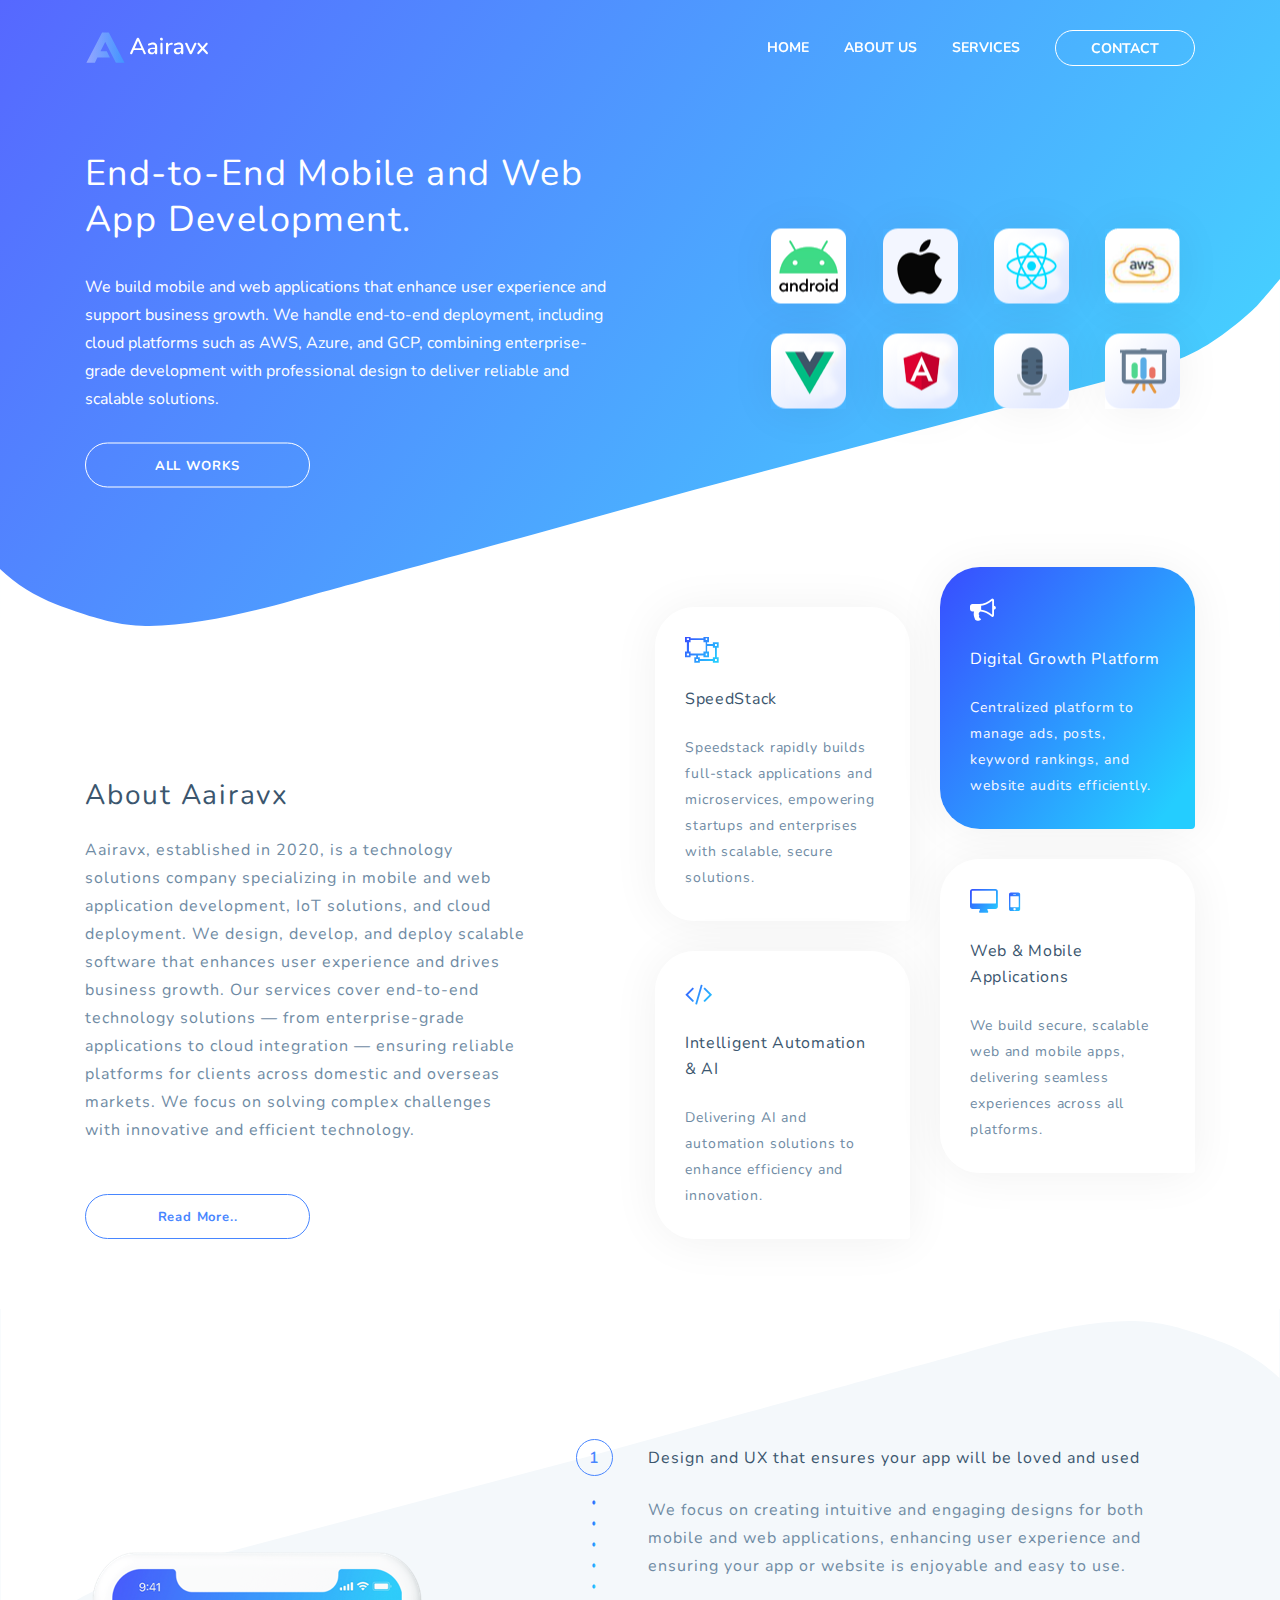
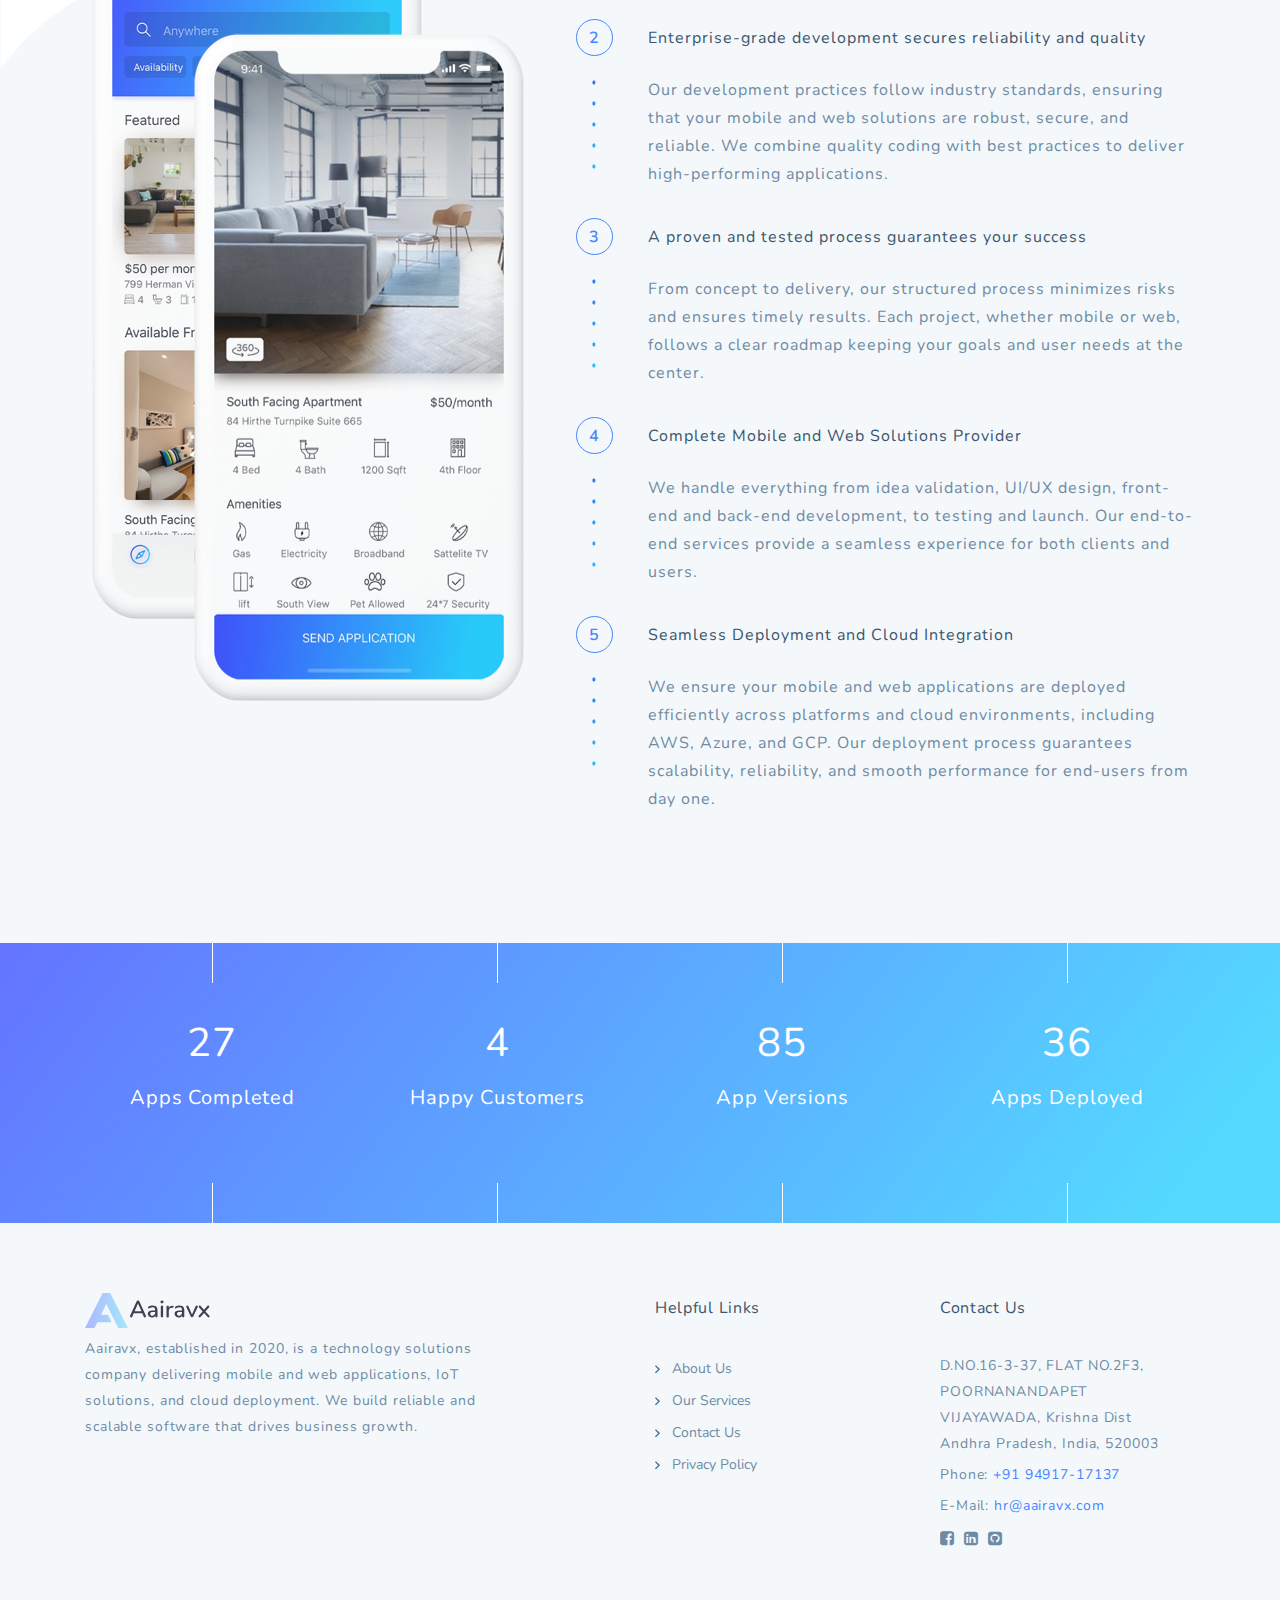
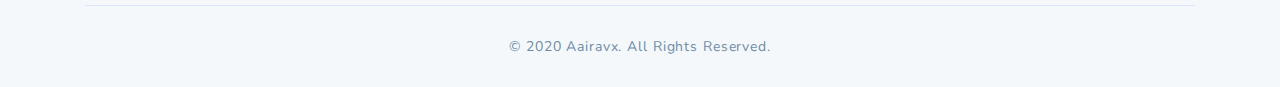
<file: index.html>
<!DOCTYPE html>
<html lang="en">

<head>
    <meta charset="UTF-8">
    <meta http-equiv="X-UA-Compatible" content="IE=edge">
    <meta name="viewport" content="width=device-width, initial-scale=1">
    <title>Aairavx - Mobile and Web App Development | Cloud Deployment</title>
    <meta name="description"
        content="Aairavx designs, develops, and deploys mobile and web applications with enterprise-grade quality and cloud deployment on AWS, Azure, and GCP. We deliver scalable and reliable solutions that drive business growth." />
    <meta name="keywords"
        content="Aairavx, mobile app development, web application development, cloud deployment, AWS, Azure, GCP, enterprise solutions, scalable apps, software development" />
    <meta name="author" content="Aairavx" />
    <!-- Favicon -->
    <link rel="icon" type="image/png" href="assets/images/aairavx-icon.png" />
    <!-- Bootstrap & Plugins CSS -->
    <link href="assets/css/bootstrap.min.css" rel="stylesheet" type="text/css">
    <link href="assets/css/font-awesome.min.css" rel="stylesheet" type="text/css">
    <!-- Custom CSS -->
    <link href="assets/css/style.css" rel="stylesheet" type="text/css">
</head>

<body>

    <!-- ***** Header Area Start ***** -->
    <header class="header-area" id="myHeader">
        <div class="container">
            <div class="row">
                <div class="col-lg-12">
                    <nav class="main-nav">
                        <!-- ***** Logo Start ***** -->
                        <a href="home.html" class="logo">
                            <img src="assets/images/logo-white.svg" id="mylogoW" class="light-logo" alt="Beapp" />
                            <img src="assets/images/logo-dark.svg" id="mylogoB" class="dark-logo" alt="Beapp" />
                        </a>
                        <!-- ***** Logo End ***** -->
                        <!-- ***** Menu Start ***** -->
                        <ul class="nav" id="myNav">
                            <li><a href="home.html">HOME</a></li>
                            <!--  <li><a href="our-work.html">OUR WORK</a></li> -->
                            <li><a href="about-us.html">ABOUT US</a></li>
                            <li><a href="services.html">SERVICES</a></li>
                            <!-- <li><a href="blog.html">BLOG</a></li> -->
                            <li><a href="contact.html" class="btn-nav-line">CONTACT</a></li>
                        </ul>
                        <a class="menu-trigger">
                            <span>Menu</span>
                        </a>
                        <!-- ***** Menu End ***** -->
                    </nav>
                </div>
            </div>
        </div>
    </header>
    <!-- ***** Header Area End ***** -->
    <!-- ***** Wellcome Area Start ***** -->
    <section class="welcome-area">
        <!-- ***** Wellcome Area Background Start ***** -->
        <div class="welcome-bg" data-bg="assets/images/photos/welcome.jpg">
            <img src="assets/images/bg-bottom.svg" alt="">
        </div>
        <!-- ***** Wellcome Area Background End ***** -->
        <!-- ***** Wellcome Area Content Start ***** -->
        <div class="welcome-content">
            <div class="container">
                <div class="row">
                    <div class="col-lg-6 col-md-12 col-sm-12 col-xs-12 align-self-center">
                        <h1>End-to-End Mobile and Web App Development.</h1>
                        <p>We build mobile and web applications that enhance user experience and support business
                            growth. We handle end-to-end deployment, including cloud platforms such as AWS, Azure, and
                            GCP, combining enterprise-grade development with professional design to deliver reliable and
                            scalable solutions.</p>
                        <a class="btn-white-line" href="">ALL WORKS</a>
                    </div>
                    <div class="offset-lg-1 col-lg-5 col-md-12 col-sm-12 col-xs-12 align-self-center">
                        <div class="apps">
                            <div class="container-fluid">
                                <div class="row">
                                    <div class="col-lg-3 col-md-3 col-sm-3 col-3">
                                        <a href="#" class="app-item">
                                            <div class="icon">
                                                <img src="assets/images/icons/apps/1.png" class="img-fluid" alt="">
                                            </div>
                                        </a>
                                    </div>
                                    <div class="col-lg-3 col-md-3 col-sm-3 col-3">
                                        <a href="#" class="app-item">
                                            <div class="icon">
                                                <img src="assets/images/icons/apps/2.png" class="img-fluid" alt="">
                                            </div>
                                        </a>
                                    </div>
                                    <div class="col-lg-3 col-md-3 col-sm-3 col-3">
                                        <a href="#" class="app-item">
                                            <div class="icon">
                                                <img src="assets/images/icons/apps/3.png" class="img-fluid" alt="">
                                            </div>
                                        </a>
                                    </div>
                                    <div class="col-lg-3 col-md-3 col-sm-3 col-3">
                                        <a href="#" class="app-item">
                                            <div class="icon">
                                                <img src="assets/images/icons/apps/4.png" class="img-fluid" alt="">
                                            </div>
                                        </a>
                                    </div>
                                    <div class="col-lg-3 col-md-3 col-sm-3 col-3">
                                        <a href="#" class="app-item">
                                            <div class="icon">
                                                <img src="assets/images/icons/apps/5.png" class="img-fluid" alt="">
                                            </div>
                                        </a>
                                    </div>
                                    <div class="col-lg-3 col-md-3 col-sm-3 col-3">
                                        <a href="#" class="app-item">
                                            <div class="icon">
                                                <img src="assets/images/icons/apps/6.png" class="img-fluid" alt="">
                                            </div>
                                        </a>
                                    </div>
                                    <div class="col-lg-3 col-md-3 col-sm-3 col-3">
                                        <a href="#" class="app-item">
                                            <div class="icon">
                                                <img src="assets/images/icons/apps/7.png" class="img-fluid" alt="">
                                            </div>
                                        </a>
                                    </div>
                                    <div class="col-lg-3 col-md-3 col-sm-3 col-3">
                                        <a href="#" class="app-item">
                                            <div class="icon">
                                                <img src="assets/images/icons/apps/8.png" class="img-fluid" alt="">
                                            </div>
                                        </a>
                                    </div>
                                </div>
                            </div>
                        </div>
                    </div>
                </div>
            </div>
        </div>
        <!-- ***** Wellcome Area Content End ***** -->
    </section>
    <!-- ***** Wellcome Area End ***** -->
    <!-- ***** Home About - Services Start ***** -->
    <section class="section services-section pbottom-70">
        <div class="container">
            <div class="row">
                <!-- ***** Home About Start ***** -->
                <div class="col-lg-5 col-md-12 col-sm-12 align-self-bottom">
                    <div class="left-heading">
                        <h2 class="section-title">About Aairavx</h2>
                    </div>
                    <div class="left-text">
                        <p class="dark">
                            Aairavx, established in 2020, is a technology solutions company specializing in mobile and
                            web application development, IoT solutions, and cloud deployment. We design, develop, and
                            deploy scalable software that enhances user experience and drives business growth. Our
                            services cover end-to-end technology solutions — from enterprise-grade applications to cloud
                            integration — ensuring reliable platforms for clients across domestic and overseas markets.
                            We focus on solving complex challenges with innovative and efficient technology.
                        </p>
                    </div>
                    <a href="about-us.html" class="btn-primary-line" data-click-track="cta_clicked"
                        data-cta-name="Read More">Read More..</a>
                </div>
                <!-- ***** Home About End ***** -->
                <!-- ***** Home Services Start ***** -->
                <div class="offset-lg-1 col-lg-6 col-md-12 col-sm-12 align-self-bottom">
                    <div class="row">
                        <div class="col-lg-6 col-md-6 col-sm-12 col-xs-12">
                            <a href="services.html" class="home-services-item mtop-70"
                                data-scroll-reveal="enter bottom move 30px over 0.6s after 0.2s"
                                data-click-track="cta_clicked" data-hover-track="cta_hovered"
                                data-cta-name="SpeedStack">
                                <i class="fa fa-object-ungroup"></i>
                                <h5 class="services-title">SpeedStack</h5>
                                <p>
                                    Speedstack rapidly builds full-stack applications and
                                    microservices, empowering startups and enterprises with
                                    scalable, secure solutions.
                                </p>
                            </a>
                            <a href="services.html" class="home-services-item"
                                data-scroll-reveal="enter bottom move 30px over 0.6s after 0.2s"
                                data-click-track="cta_clicked" data-hover-track="cta_hovered"
                                data-cta-name="Intelligent Automation & AI">
                                <i class="fa fa-code"></i>
                                <h5 class="services-title">Intelligent Automation & AI</h5>
                                <p>
                                    Delivering AI and automation solutions to enhance efficiency
                                    and innovation.
                                </p>
                            </a>
                        </div>
                        <div class="col-lg-6 col-md-6 col-sm-12 col-xs-12">
                            <a href="services.html" class="home-services-item active"
                                data-scroll-reveal="enter bottom move 30px over 0.6s after 0.3s"
                                data-click-track="cta_clicked" data-hover-track="cta_hovered"
                                data-cta-name="Digital Growth Platform">
                                <i class="fa fa-bullhorn"></i>
                                <h5 class="services-title">Digital Growth Platform</h5>
                                <p>
                                    Centralized platform to manage ads, posts, keyword rankings, and website audits
                                    efficiently.
                                </p>
                            </a>
                            <a href="services.html" class="home-services-item"
                                data-scroll-reveal="enter bottom move 30px over 0.6s after 0.3s"
                                data-click-track="cta_clicked" data-hover-track="cta_hovered"
                                data-cta-name="Web & Mobile Applications">
                                <i class="fa fa-desktop"></i>
                                <i class="fa fa-mobile" style="margin-left:5px;"></i>
                                <h5 class="services-title">Web & Mobile Applications</h5>
                                <p>
                                    We build secure, scalable web and mobile apps, delivering seamless experiences
                                    across all platforms.
                                </p>
                            </a>
                        </div>
                    </div>
                </div>
                <!-- ***** Home Services End ***** -->
            </div>
        </div>
    </section>
    <!-- ***** Home About - Services Start ***** -->
    <!-- ***** Features Start ***** -->
    <section class="section background">
        <div class="container">
            <div class="row">
                <div class="col-lg-5 col-md-12 col-sm-12 col-xs-12 align-self-center">
                    <img src="assets/images/mockup/home-mockup.png" class="img-fluid d-block mx-auto" alt="">
                </div>
                <div class="col-lg-7 col-md-12 col-sm-12 col-xs-12 align-self-center">
                    <ul class="features">
                        <li data-scroll-reveal="enter bottom move 30px over 0.6s after 0.2s">
                            <div class="count">
                                <span>1</span>
                            </div>
                            <div class="text">
                                <h5 class="title">Design and UX that ensures your app will be loved and used</h5>
                                <p>We focus on creating intuitive and engaging designs for both mobile and web
                                    applications, enhancing user experience and ensuring your app or website is
                                    enjoyable and easy to use.</p>
                            </div>
                        </li>
                        <li data-scroll-reveal="enter bottom move 30px over 0.6s after 0.3s">
                            <div class="count">
                                <span>2</span>
                            </div>
                            <div class="text">
                                <h5 class="title">Enterprise-grade development secures reliability and quality</h5>
                                <p>Our development practices follow industry standards, ensuring that your mobile and
                                    web solutions are robust, secure, and reliable. We combine quality coding with best
                                    practices to deliver high-performing applications.</p>
                            </div>
                        </li>
                        <li data-scroll-reveal="enter bottom move 30px over 0.6s after 0.4s">
                            <div class="count">
                                <span>3</span>
                            </div>
                            <div class="text">
                                <h5 class="title">A proven and tested process guarantees your success</h5>
                                <p>From concept to delivery, our structured process minimizes risks and ensures timely
                                    results. Each project, whether mobile or web, follows a clear roadmap keeping your
                                    goals and user needs at the center.</p>
                            </div>
                        </li>
                        <li data-scroll-reveal="enter bottom move 30px over 0.6s after 0.5s">
                            <div class="count">
                                <span>4</span>
                            </div>
                            <div class="text">
                                <h5 class="title">Complete Mobile and Web Solutions Provider</h5>
                                <p>We handle everything from idea validation, UI/UX design, front-end and back-end
                                    development, to testing and launch. Our end-to-end services provide a seamless
                                    experience for both clients and users.</p>
                            </div>
                        </li>
                        <li data-scroll-reveal="enter bottom move 30px over 0.6s after 0.5s">
                            <div class="count">
                                <span>5</span>
                            </div>
                            <div class="text">
                                <h5 class="title">Seamless Deployment and Cloud Integration</h5>
                                <p>We ensure your mobile and web applications are deployed efficiently across platforms
                                    and cloud environments, including AWS, Azure, and GCP. Our deployment process
                                    guarantees scalability, reliability, and smooth performance for end-users from day
                                    one.</p>
                            </div>
                        </li>
                    </ul>
                </div>
            </div>
        </div>
    </section>
    <!-- ***** Features End ***** -->
    <!-- ***** Our Team Start ***** -->
    <!-- <section class="section pbottom-70">
        <div class="container">
            <div class="row">
                <div class="col-lg-12">
                    <div class="center-heading">
                        <h2 class="section-title">Our Team</h2>
                    </div>
                </div>
                <div class="offset-lg-3 col-lg-6">
                    <div class="center-text">
                        <p>Fusce placerat pretium mauris, vel sollicitudin elit lacinia vitae. Quisque sit amet nisi erat.</p>
                    </div>
                </div>
            </div>
            <div class="row">
                <div class="col-lg-3 col-md-6 col-sm-6 col-xs-12">
                    <div class="team-item">
                        <div class="header">
                            <div class="img">
                                <img src="assets/images/photos/team/1.jpg" alt="">
                            </div>
                            <div class="info">
                                <strong>Fletch Skinner</strong>
                                <span>Product Strategist</span>
                            </div>
                        </div>
                        <div class="body">
                            Proin arcu ligula, malesuada id tincidunt laoreet, facilisis at justo. Sed at lorem malesuada.
                        </div>
                        <ul class="social">
                            <li><a href="#"><i class="fa fa-facebook"></i></a></li>
                            <li><a href="#"><i class="fa fa-twitter"></i></a></li>
                            <li><a href="#"><i class="fa fa-linkedin"></i></a></li>
                            <li><a href="#"><i class="fa fa-github"></i></a></li>
                        </ul>
                    </div>
                </div>
                <div class="col-lg-3 col-md-6 col-sm-6 col-xs-12">
                    <div class="team-item">
                        <div class="header">
                            <div class="img">
                                <img src="assets/images/photos/team/2.jpg" alt="">
                            </div>
                            <div class="info">
                                <strong>Lance Bogrol</strong>
                                <span>Visual Designer</span>
                            </div>
                        </div>
                        <div class="body">
                            Proin arcu ligula, malesuada id tincidunt laoreet, facilisis at justo. Sed at lorem malesuada.
                        </div>
                        <ul class="social">
                            <li><a href="#"><i class="fa fa-facebook"></i></a></li>
                            <li><a href="#"><i class="fa fa-twitter"></i></a></li>
                            <li><a href="#"><i class="fa fa-linkedin"></i></a></li>
                            <li><a href="#"><i class="fa fa-github"></i></a></li>
                        </ul>
                    </div>
                </div>
                <div class="col-lg-3 col-md-6 col-sm-6 col-xs-12">
                    <div class="team-item">
                        <div class="header">
                            <div class="img">
                                <img src="assets/images/photos/team/3.jpg" alt="">
                            </div>
                            <div class="info">
                                <strong>Valentino Morose</strong>
                                <span>Android Developer</span>
                            </div>
                        </div>
                        <div class="body">
                            Proin arcu ligula, malesuada id tincidunt laoreet, facilisis at justo. Sed at lorem malesuada.
                        </div>
                        <ul class="social">
                            <li><a href="#"><i class="fa fa-facebook"></i></a></li>
                            <li><a href="#"><i class="fa fa-twitter"></i></a></li>
                            <li><a href="#"><i class="fa fa-linkedin"></i></a></li>
                            <li><a href="#"><i class="fa fa-github"></i></a></li>
                        </ul>
                    </div>
                </div>
                <div class="col-lg-3 col-md-6 col-sm-6 col-xs-12">
                    <div class="team-item">
                        <div class="header">
                            <div class="img">
                                <img src="assets/images/photos/team/4.jpg" alt="">
                            </div>
                            <div class="info">
                                <strong>Giles Posture</strong>
                                <span>iOS Developer</span>
                            </div>
                        </div>
                        <div class="body">
                            Proin arcu ligula, malesuada id tincidunt laoreet, facilisis at justo. Sed at lorem malesuada.
                        </div>
                        <ul class="social">
                            <li><a href="#"><i class="fa fa-facebook"></i></a></li>
                            <li><a href="#"><i class="fa fa-twitter"></i></a></li>
                            <li><a href="#"><i class="fa fa-linkedin"></i></a></li>
                            <li><a href="#"><i class="fa fa-github"></i></a></li>
                        </ul>
                    </div>
                </div>
            </div>
        </div>
    </section> -->
    <!-- ***** Our Team End ***** -->
    <!-- ***** Counter Parallax Start ***** -->
    <section class="parallax">
        <div class="parallax-content">
            <div class="container">
                <div class="row">
                    <div class="col-lg-3 col-md-6 col-sm-12">
                        <div class="count-item">
                            <strong>27</strong>
                            <span>Apps Completed</span>
                        </div>
                    </div>
                    <div class="col-lg-3 col-md-6 col-sm-12">
                        <div class="count-item">
                            <strong>4</strong>
                            <span>Happy Customers</span>
                        </div>
                    </div>
                    <div class="col-lg-3 col-md-6 col-sm-12">
                        <div class="count-item">
                            <strong>85</strong>
                            <span>App Versions</span>
                        </div>
                    </div>
                    <div class="col-lg-3 col-md-6 col-sm-12">
                        <div class="count-item">
                            <strong>36</strong>
                            <span>Apps Deployed</span>
                        </div>
                    </div>
                </div>
            </div>
        </div>
    </section>
    <!-- ***** Counter Parallax End ***** -->
    <!-- ***** Blog Start ***** -->
    <!-- <section class="section pbottom-70">
		<div class="container">
			<div class="row">
				<div class="col-lg-12">
					<div class="center-heading">
						<h2 class="section-title">Latest Blog Posts</h2>
					</div>
				</div>
				<div class="offset-lg-3 col-lg-6">
					<div class="center-text">
						<p>Fusce placerat pretium mauris, vel sollicitudin elit lacinia vitae. Quisque sit amet nisi erat.</p>
					</div>
				</div>
			</div>
			<div class="row">
				<div class="col-lg-4 col-md-6 col-sm-12">
					<div class="blog-post-thumb">
						<div class="img">
							<img src="assets/images/photos/blog/1.jpg" alt="">
						</div>
						<h3>
							<a href="../index.html">5 steps to becoming GDPR compliant on mobile apps</a>
						</h3>
						<div class="text">
							Mauris tellus sem, ultrices varius nisl at, convallis iaculis mauris. Sed eget sem vitae purus tempus dignissim.
						</div>
						<a href="../index.html" class="btn-primary-line">Read More</a>
					</div>
				</div>
				<div class="col-lg-4 col-md-6 col-sm-12">
					<div class="blog-post-thumb">
						<div class="img">
							<img src="assets/images/photos/blog/2.jpg" alt="">
						</div>
						<h3>
							<a href="../index.html">Measuring app success through mobile analytics</a>
						</h3>
						<div class="text">
							Cras imperdiet faucibus sem, a dignissim urna feugiat sed. Interdum et malesuada fames ac ante ipsum primis in faucibus.
						</div>
						<a href="../index.html" class="btn-primary-line">Read More</a>
					</div>
				</div>
				<div class="col-lg-4 col-md-6 col-sm-12">
					<div class="blog-post-thumb">
						<div class="img">
							<img src="assets/images/photos/blog/3.jpg" alt="">
						</div>
						<h3>
							<a href="../index.html">How accessibility will influence your app development</a>
						</h3>
						<div class="text">
							Quisque euismod nec lacus sit amet maximus. Ut convallis sagittis lorem auctor malesuada. Morbi auctor tortor eu risus condimentum.
						</div>
						<a href="../index.html" class="btn-primary-line">Read More</a>
					</div>
				</div>
			</div>
		</div>
	</section> -->
    <!-- ***** Blog End ***** -->
    <!-- ***** Footer Start ***** -->
    <!-- <footer>
        <div class="container">
            <div class="row">
                <div class="col-lg-5 col-md-12 col-sm-12">
                    <img src="assets/images/logo-dark.svg" class="logo" alt="">
                    <div class="text">Morbi convallis bibendum urna ut viverra. Maecenas quis consequat libero, a feugiat eros. Nunc ut lacinia tortor morbi ultricies laoreet ullamcorper phasellus semper.</div>
                </div>
                <div class="col-lg-2 col-md-4 col-sm-6 col-6">
                    <h5>Helpful Links</h5>
                    <ul class="footer-nav">
                        <li><a href="#"><i class="fa fa-angle-right"></i><span>Our Work</span></a></li>
                        <li><a href="#"><i class="fa fa-angle-right"></i><span>About Us</span></a></li>
                        <li><a href="#"><i class="fa fa-angle-right"></i><span>Services</span></a></li>
                        <li><a href="#"><i class="fa fa-angle-right"></i><span>Blog</span></a></li>
                        <li><a href="#"><i class="fa fa-angle-right"></i><span>Contact</span></a></li>
                    </ul>
                </div>
                <div class="col-lg-2 col-md-4 col-sm-6 col-6">
                    <h5>Latest Apps</h5>
                    <ul class="footer-nav">
                        <li><a href="#"><i class="fa fa-angle-right"></i><span>Dance School</span></a></li>
                        <li><a href="#"><i class="fa fa-angle-right"></i><span>Coiner</span></a></li>
                        <li><a href="#"><i class="fa fa-angle-right"></i><span>Cloud Manager</span></a></li>
                        <li><a href="#"><i class="fa fa-angle-right"></i><span>Coding Life</span></a></li>
                        <li><a href="#"><i class="fa fa-angle-right"></i><span>Smart Office</span></a></li>
                    </ul>
                </div>
                <div class="col-lg-3 col-md-4 col-sm-12">
                    <h5>Contact Us</h5>
                    <div class="address">
                        <p>D.NO.16-3-37, FLAT NO.2F3,POORNANANDAPET<br>VIJAYAWADA, Krishna Dist<br> Andhra Pradesh, India, 520003</p>
                        <p>Phone: (272) 211-7370</p>
                        <p><span>E-Mail:</span><a href="#">admin@aairavx.com</a></p>
                        <ul class="social">
                            <li><a href="#"><i class="fa fa-facebook-square"></i></a></li>
                            <li><a href="#"><i class="fa fa-twitter-square"></i></a></li>
                            <li><a href="#"><i class="fa fa-linkedin-square"></i></a></li>
                            <li><a href="#"><i class="fa fa-google-plus-square"></i></a></li>
                            <li><a href="#"><i class="fa fa-github-square"></i></a></li>
                        </ul>
                    </div>
                </div>
            </div>
            <div class="row">
                <div class="col-lg-12">
                    <p class="copyright">© 2020 Aairavx. All Rights Reserved.</p>
                </div>
            </div>
        </div>
    </footer> -->
    <footer>
        <div class="container">
            <div class="row justify-content-between align-items-start">
                <!-- About Section -->
                <div class="col-lg-5 col-md-12 col-sm-12 mb-4">
                    <img src="assets/images/logo-dark.svg" class="logo mb-2" alt="Aairavx Logo" />
                    <div class="text">
                        Aairavx, established in 2020, is a technology solutions company
                        delivering mobile and web applications, IoT solutions, and cloud
                        deployment. We build reliable and scalable software that drives
                        business growth.
                    </div>
                </div>

                <!-- Helpful Links -->
                <div class="col-lg-2 col-md-4 col-sm-6 col-6 mb-4">
                    <h5>Helpful Links</h5>
                    <ul class="footer-nav list-unstyled">
                        <li>
                            <a href="about-us.html"><i class="fa fa-angle-right"></i><span>About Us</span></a>
                        </li>
                        <li>
                            <a href="services.html"><i class="fa fa-angle-right"></i><span>Our Services</span></a>
                        </li>
                        <li>
                            <a href="contact.html"><i class="fa fa-angle-right"></i><span>Contact Us</span></a>
                        </li>
                        <li><a href="privacy-policy.html"><i class="fa fa-angle-right"></i><span>Privacy
                                    Policy</span></a></li>
                    </ul>
                </div>

                <!-- Contact Section -->
                <div class="col-lg-3 col-md-4 col-sm-12 mb-4">
                    <h5>Contact Us</h5>
                    <div class="address">
                        <p>
                            D.NO.16-3-37, FLAT NO.2F3, POORNANANDAPET<br />
                            VIJAYAWADA, Krishna Dist<br />
                            Andhra Pradesh, India, 520003
                        </p>
                        <p>Phone: <a href="tel:+919491717137">+91 94917-17137</a></p>
                        <p>
                            <span>E-Mail:</span>
                            <a href="mailto:hr@aairavx.com">hr@aairavx.com</a>
                        </p>
                        <ul class="social list-inline mt-2">
                            <li class="list-inline-item">
                                <a href="https://www.facebook.com/share/1CT7LUCWLP/"><i
                                        class="fa fa-facebook-square"></i></a>
                            </li>
                            <!-- <li class="list-inline-item">
                  <a href="#"><i class="fa fa-twitter-square"></i></a>
                </li> -->
                            <li class="list-inline-item">
                                <a href="#"><i class="fa fa-linkedin-square"></i></a>
                            </li>
                            <!-- <li class="list-inline-item">
                  <a href="#"><i class="fa fa-google-plus-square"></i></a>
                </li> -->
                            <li class="list-inline-item">
                                <a href="#"><i class="fa fa-github-square"></i></a>
                            </li>
                        </ul>
                    </div>
                </div>
            </div>

            <!-- Copyright -->
            <div class="row">
                <div class="col-12 text-center">
                    <p class="copyright">© 2020 Aairavx. All Rights Reserved.</p>
                </div>
            </div>
        </div>
    </footer>
    <!-- ***** Footer Start ***** -->
    <!-- jQuery -->
    <script src="assets/js/jquery-2.1.0.min.js"></script>
    <!-- Bootstrap -->
    <script src="assets/js/popper.js"></script>
    <script src="assets/js/bootstrap.min.js"></script>
    <!-- Plugins -->
    <script src="assets/js/scrollreveal.min.js"></script>
    <script src="assets/js/parallax.min.js"></script>
    <script src="assets/js/waypoints.min.js"></script>
    <script src="assets/js/jquery.counterup.min.js"></script>

    <script src="assets/js/imgfix.min.js"></script>
    <script src="assets/js/myscript.js"></script>

    <script src="./assets/js/finx-analytics-sdk.js"></script>
    <script src="./assets/js/analytics.js"></script>

</body>

</html>
</file>
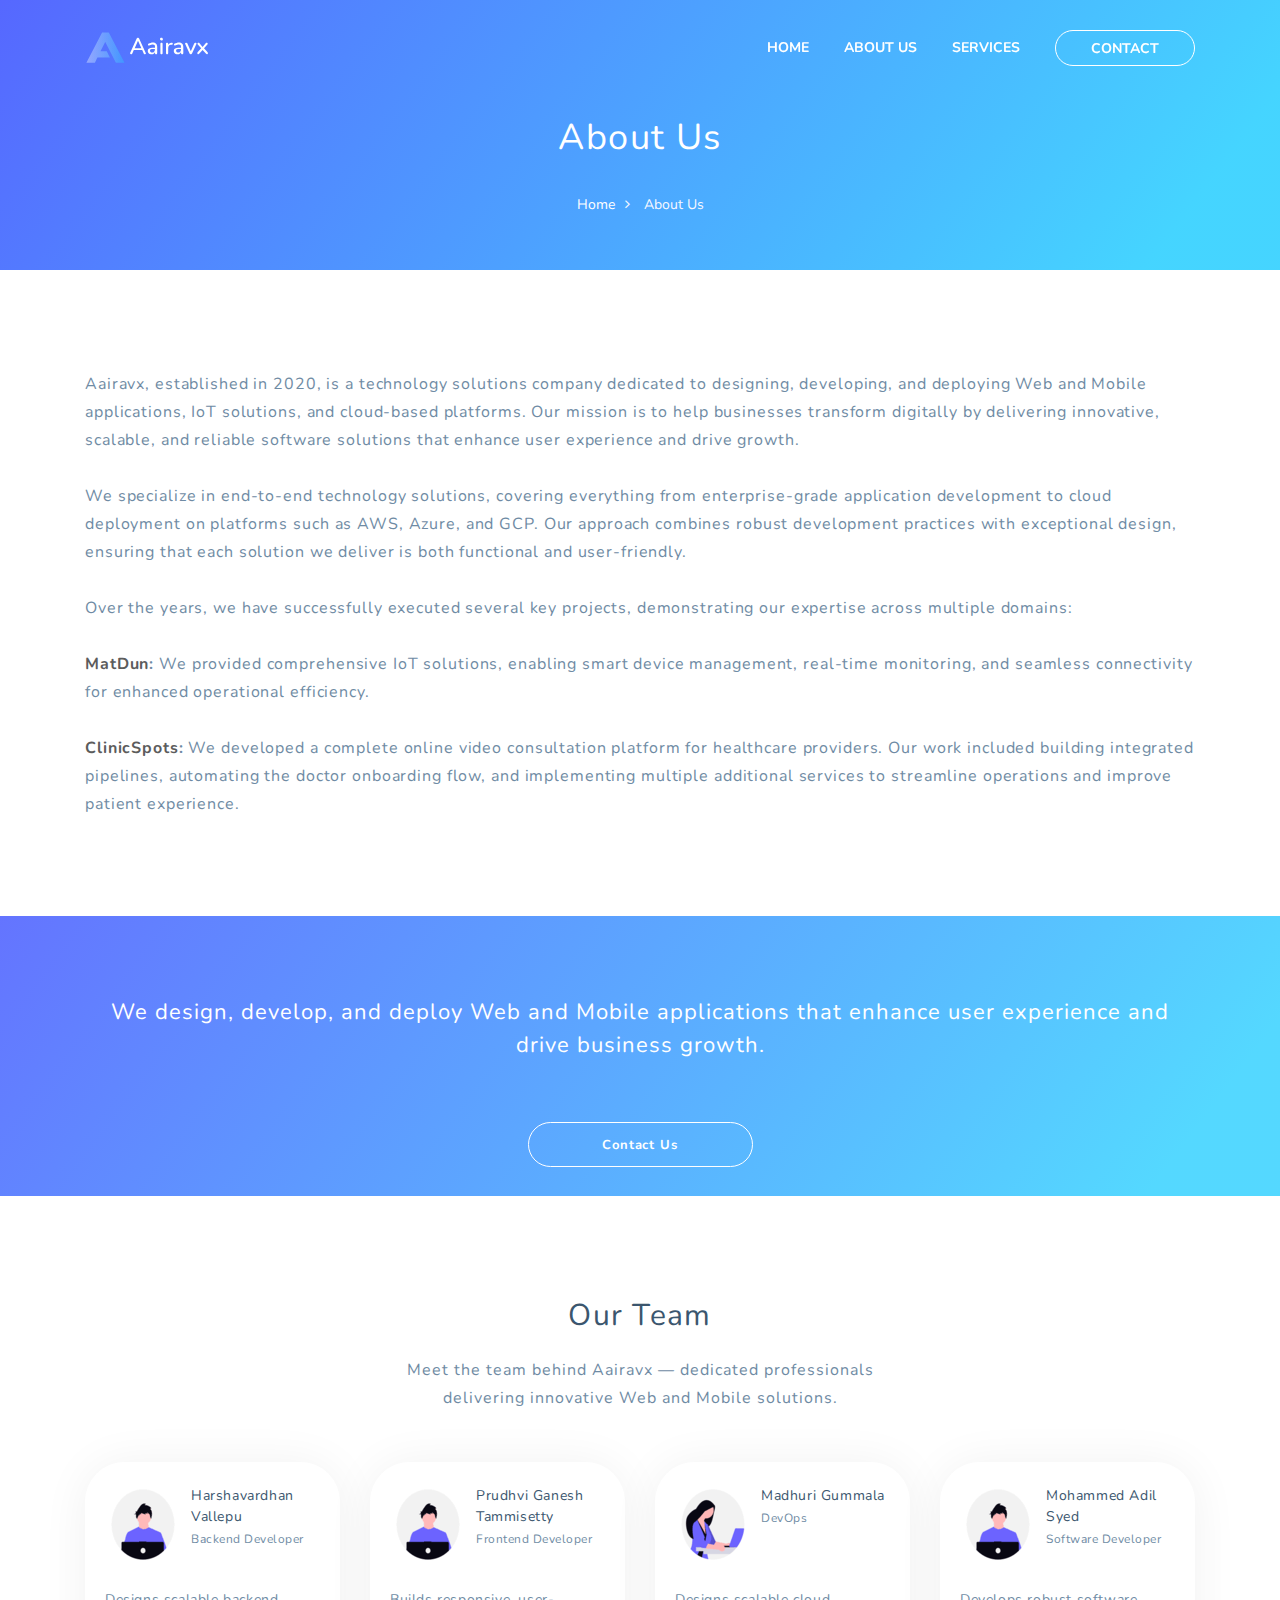
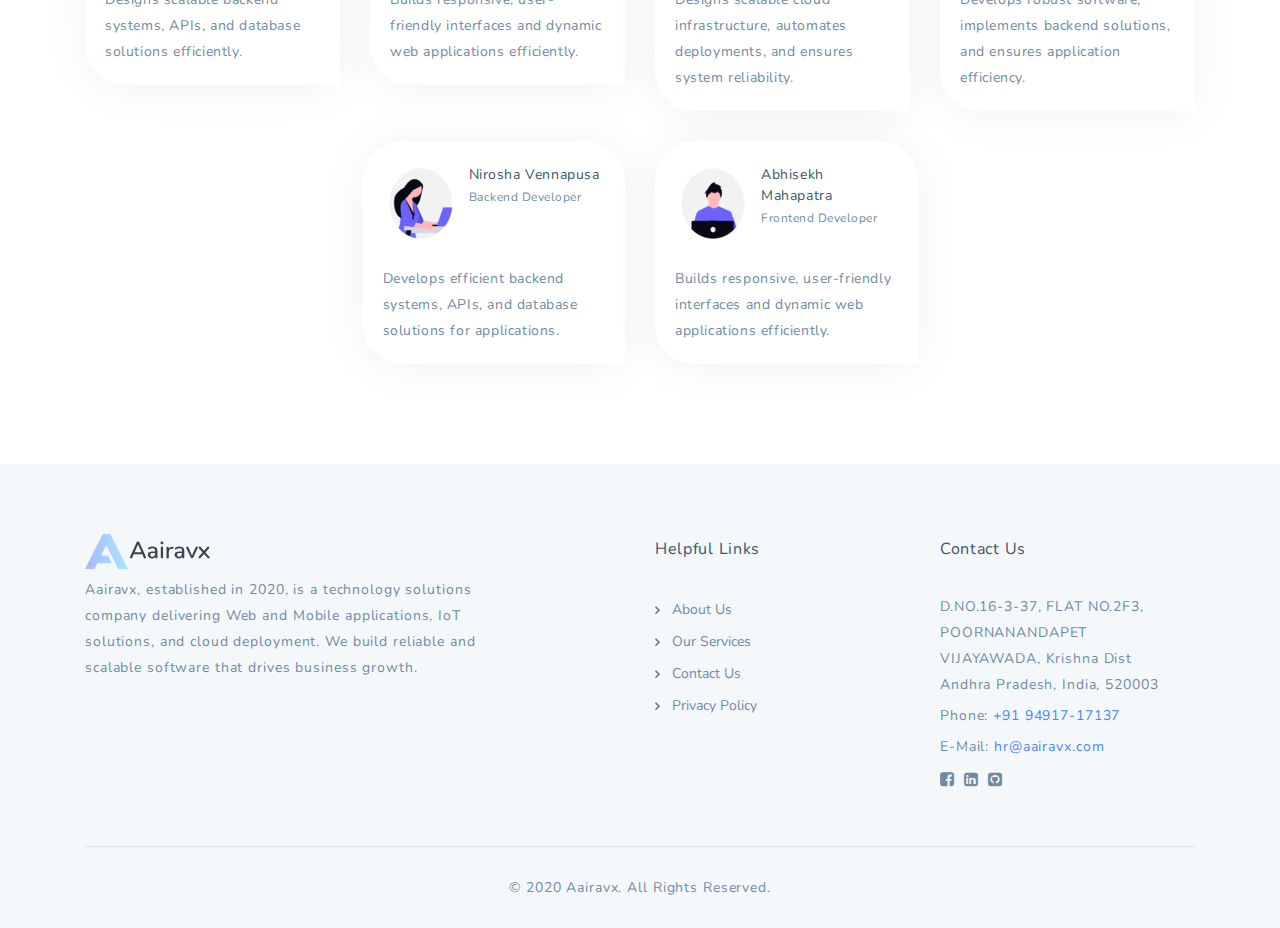
<file: about-us.html>
<!DOCTYPE html>
<html lang="en">
  <head>
    <meta charset="UTF-8" />
    <meta http-equiv="X-UA-Compatible" content="IE=edge" />
    <meta name="viewport" content="width=device-width, initial-scale=1" />
    <title>
      Aairavx - Technology Solutions, Web and Mobile App Development, IoT
    </title>
    <meta
      name="description"
      content="Aairavx, established in 2020, is a technology solutions company specializing in Web and Mobile applications, IoT solutions, and cloud deployment. We deliver scalable, reliable, and innovative software solutions, including projects like MatDun and ClinicSpots."
    />
    <meta
      name="keywords"
      content="Aairavx, technology solutions, mobile app development, web app development, IoT solutions, cloud deployment, MatDun, ClinicSpots, enterprise software, scalable applications"
    />
    <meta name="author" content="Aairavx" />

    <!-- Favicon -->
    <link rel="icon" type="image/png" href="assets/images/aairavx-icon.png" />
    <!-- Bootstrap & Plugins CSS -->
    <link
      href="assets/css/bootstrap.min.css"
      rel="stylesheet"
      type="text/css"
    />
    <link
      href="assets/css/font-awesome.min.css"
      rel="stylesheet"
      type="text/css"
    />
    <link
      href="assets/css/magnific-popup.css"
      rel="stylesheet"
      type="text/css"
    />
    <!-- Custom CSS -->
    <link href="assets/css/style.css" rel="stylesheet" type="text/css" />
  </head>

  <body>
    <!-- ***** Header Area Start ***** -->
    <header class="header-area" id="myHeader">
      <div class="container">
        <div class="row">
          <div class="col-lg-12">
            <nav class="main-nav">
              <!-- ***** Logo Start ***** -->
              <a href="home.html" class="logo">
                <img
                  src="assets/images/logo-white.svg"
                  id="mylogoW"
                  class="light-logo"
                  alt="Aairavx"
                />
                <img
                  src="assets/images/logo-dark.svg"
                  id="mylogoB"
                  class="dark-logo"
                  alt="Aairavx"
                />
              </a>
              <!-- ***** Logo End ***** -->
              <!-- ***** Menu Start ***** -->
              <ul class="nav" id="myNav">
                <li><a href="home.html">HOME</a></li>
                <!-- <li><a href="our-work.html">OUR WORK</a></li> -->
                <li><a href="about-us.html">ABOUT US</a></li>
                <li><a href="services.html">SERVICES</a></li>
                <!-- <li><a href="blog.html">BLOG</a></li> -->
                <li><a href="contact.html" class="btn-nav-line">CONTACT</a></li>
              </ul>
              <a class="menu-trigger">
                <span>Menu</span>
              </a>
              <!-- ***** Menu End ***** -->
            </nav>
          </div>
        </div>
      </div>
    </header>
    <!-- ***** Header Area End ***** -->
    <section class="page">
      <!-- ***** Page Top Start ***** -->
      <div class="cover" data-image="assets/images/photos/parallax.jpg">
        <div class="page-top">
          <div class="container">
            <div class="row">
              <div class="col-lg-12">
                <h1>About Us</h1>
              </div>
              <div class="col-lg-12">
                <ol class="breadcrumb">
                  <li><a href="home.html">Home</a></li>
                  <li class="active">About Us</li>
                </ol>
              </div>
            </div>
          </div>
        </div>
      </div>
      <!-- ***** Page Top End ***** -->
      <!-- ***** Page Content Start ***** -->
      <div class="page-bottom pbottom-70">
        <div class="container">
          <div class="row">
            <div class="col-lg-12">
              <p>
                Aairavx, established in 2020, is a technology solutions company
                dedicated to designing, developing, and deploying Web and Mobile
                applications, IoT solutions, and cloud-based platforms. Our
                mission is to help businesses transform digitally by delivering
                innovative, scalable, and reliable software solutions that
                enhance user experience and drive growth.
              </p>
              <p>
                We specialize in end-to-end technology solutions, covering
                everything from enterprise-grade application development to
                cloud deployment on platforms such as AWS, Azure, and GCP. Our
                approach combines robust development practices with exceptional
                design, ensuring that each solution we deliver is both
                functional and user-friendly.
              </p>
              <p>
                Over the years, we have successfully executed several key
                projects, demonstrating our expertise across multiple domains:
              </p>
              <ol>
                <p>
                  <li>
                    <strong>
                      <a
                        href="https://matdun.com"
                        target="_blank"
                        rel="noopener noreferrer"
                        style="color: rgb(92, 92, 92)"
                        >MatDun</a
                      >:
                    </strong>
                    We provided comprehensive IoT solutions, enabling smart
                    device management, real-time monitoring, and seamless
                    connectivity for enhanced operational efficiency.
                  </li>
                </p>
                <p>
                  <li>
                    <strong>
                      <a
                        href="https://www.clinicspots.com"
                        target="_blank"
                        rel="noopener noreferrer"
                        style="color: rgb(92, 92, 92)"
                        >ClinicSpots</a
                      >:
                    </strong>
                    We developed a complete online video consultation platform
                    for healthcare providers. Our work included building
                    integrated pipelines, automating the doctor onboarding flow,
                    and implementing multiple additional services to streamline
                    operations and improve patient experience.
                  </li>
                </p>
              </ol>
              <!-- ***** Gallery Start ***** -->
              <!-- <div class="row page-gallery-wrapper"> -->
              <!-- <div class="col-lg-4 col-md-4 col-sm-12"> -->
              <!-- <a href="assets/images/photos/about/1.jpg" class="page-gallery" title="About Us"> -->
              <!-- <img src="assets/images/photos/about/1.jpg" alt=""> -->
              <!-- </a> -->
              <!-- </div> -->
              <!-- <div class="col-lg-4 col-md-8 col-sm-12"> -->
              <!-- <div class="row"> -->
              <!-- <div class="col-lg-12 col-md-6"> -->
              <!-- <a href="assets/images/photos/about/2.jpg" class="page-gallery small" title="About Us"> -->
              <!-- <img src="assets/images/photos/about/2.jpg" alt=""> -->
              <!-- </a> -->
              <!-- </div> -->
              <!-- <div class="col-lg-12 col-md-6"> -->
              <!-- <a href="assets/images/photos/about/3.jpg" class="page-gallery small" title="About Us"> -->
              <!-- <img src="assets/images/photos/about/3.jpg" alt=""> -->
              <!-- </a> -->
              <!-- </div> -->
              <!-- </div> -->
              <!-- </div> -->
              <!-- <div class="col-lg-4 col-md-4 col-sm-12"> -->
              <!-- <a href="assets/images/photos/about/4.jpg" class="page-gallery" title="About Us"> -->
              <!-- <img src="assets/images/photos/about/4.jpg" alt=""> -->
              <!-- </a> -->
              <!-- </div> -->
              <!-- </div> -->
              <!-- ***** Gallery End ***** -->
            </div>
          </div>
        </div>
      </div>
      <!-- ***** Page Content End ***** -->
    </section>
    <!-- ***** Parallax Start ***** -->
    <section class="parallax">
      <div class="parallax-content">
        <div class="container">
          <div class="row">
            <div class="col-lg-12">
              <div class="info">
                <p>
                  We design, develop, and deploy Web and Mobile applications
                  that enhance user experience and drive business growth.
                </p>
                <a class="btn-white-line" href="contact.html">Contact Us</a>
              </div>
            </div>
          </div>
        </div>
      </div>
    </section>
    <!-- ***** Parallax End ***** -->
    <!-- ***** Our Team Start ***** -->
    <section class="section pbottom-70">
      <div class="container">
        <div class="row">
          <div class="col-lg-12">
            <div class="center-heading">
              <h2 class="section-title">Our Team</h2>
            </div>
          </div>
          <div class="offset-lg-3 col-lg-6">
            <div class="center-text">
              <p>
                Meet the team behind Aairavx — dedicated professionals
                delivering innovative Web and Mobile solutions.
              </p>
            </div>
          </div>
        </div>
        <div class="row">
          <div class="col-lg-3 col-md-6 col-sm-6 col-xs-12">
            <div class="team-item">
              <div class="header">
                <div class="img">
                  <img
                    src="assets/images/photos/team/team-men-icon-1.png"
                    alt=""
                  />
                </div>
                <div class="info">
                  <strong>Harshavardhan Vallepu</strong>
                  <span>Backend Developer</span>
                </div>
              </div>
              <div class="body">
                Designs scalable backend systems, APIs, and database solutions
                efficiently.
              </div>
              <ul class="social">
                <li>
                  <a href="#"><i class="fa fa-facebook"></i></a>
                </li>
                <li>
                  <a href="#"><i class="fa fa-twitter"></i></a>
                </li>
                <li>
                  <a href="#"><i class="fa fa-linkedin"></i></a>
                </li>
                <li>
                  <a href="#"><i class="fa fa-github"></i></a>
                </li>
              </ul>
            </div>
          </div>
          <div class="col-lg-3 col-md-6 col-sm-6 col-xs-12">
            <div class="team-item">
              <div class="header">
                <div class="img">
                  <img
                    src="assets/images/photos/team/team-men-icon-1.png"
                    alt=""
                  />
                </div>
                <div class="info">
                  <strong>Prudhvi Ganesh Tammisetty</strong>
                  <span>Frontend Developer</span>
                </div>
              </div>
              <div class="body">
                Builds responsive, user-friendly interfaces and dynamic web
                applications efficiently.
              </div>
              <ul class="social">
                <li>
                  <a href="#"><i class="fa fa-facebook"></i></a>
                </li>
                <li>
                  <a href="#"><i class="fa fa-twitter"></i></a>
                </li>
                <li>
                  <a href="#"><i class="fa fa-linkedin"></i></a>
                </li>
                <li>
                  <a href="#"><i class="fa fa-github"></i></a>
                </li>
              </ul>
            </div>
          </div>
          <div class="col-lg-3 col-md-6 col-sm-6 col-xs-12">
            <div class="team-item">
              <div class="header">
                <div class="img">
                  <img
                    src="assets/images/photos/team/team-women-icon-1.png"
                    alt=""
                  />
                </div>
                <div class="info">
                  <strong>Madhuri Gummala</strong>
                  <span>DevOps</span>
                </div>
              </div>
              <div class="body">
                Designs scalable cloud infrastructure, automates deployments,
                and ensures system reliability.
              </div>
              <ul class="social">
                <li>
                  <a href="#"><i class="fa fa-facebook"></i></a>
                </li>
                <li>
                  <a href="#"><i class="fa fa-twitter"></i></a>
                </li>
                <li>
                  <a href="#"><i class="fa fa-linkedin"></i></a>
                </li>
                <li>
                  <a href="#"><i class="fa fa-github"></i></a>
                </li>
              </ul>
            </div>
          </div>
          <div class="col-lg-3 col-md-6 col-sm-6 col-xs-12">
            <div class="team-item">
              <div class="header">
                <div class="img">
                  <img
                    src="assets/images/photos/team/team-men-icon-1.png"
                    alt=""
                  />
                </div>
                <div class="info">
                  <strong>Mohammed Adil Syed</strong>
                  <span>Software Developer</span>
                </div>
              </div>
              <div class="body">
                Develops robust software, implements backend solutions, and
                ensures application efficiency.
              </div>
              <ul class="social">
                <li>
                  <a href="#"><i class="fa fa-facebook"></i></a>
                </li>
                <li>
                  <a href="#"><i class="fa fa-twitter"></i></a>
                </li>
                <li>
                  <a
                    href="https://www.linkedin.com/in/mohammed-adil-syed-7161a1258"
                    ><i class="fa fa-linkedin"></i
                  ></a>
                </li>
                <li>
                  <a href="https://github.com/Syedadil0803"
                    ><i class="fa fa-github"></i
                  ></a>
                </li>
              </ul>
            </div>
          </div>
          <div class="row justify-content-center">
            <div class="col-lg-3 col-md-6 col-sm-6 col-xs-12">
              <div class="team-item">
                <div class="header">
                  <div class="img">
                    <img
                      src="assets/images/photos/team/team-women-icon-1.png"
                      alt=""
                    />
                  </div>
                  <div class="info">
                    <strong>Nirosha Vennapusa</strong>
                    <span>Backend Developer</span>
                  </div>
                </div>
                <div class="body">
                  Develops efficient backend systems, APIs, and database
                  solutions for applications.
                </div>
                <ul class="social">
                  <li>
                    <a href="#"><i class="fa fa-facebook"></i></a>
                  </li>
                  <li>
                    <a href="#"><i class="fa fa-twitter"></i></a>
                  </li>
                  <li>
                    <a href="#"><i class="fa fa-linkedin"></i></a>
                  </li>
                  <li>
                    <a href="#"><i class="fa fa-github"></i></a>
                  </li>
                </ul>
              </div>
            </div>
            <div class="col-lg-3 col-md-6 col-sm-6 col-xs-12">
              <div class="team-item">
                <div class="header">
                  <div class="img">
                    <img
                      src="assets/images/photos/team/team-men-icon-1.png"
                      alt=""
                    />
                  </div>
                  <div class="info">
                    <strong>Abhisekh Mahapatra</strong>
                    <span>Frontend Developer</span>
                  </div>
                </div>
                <div class="body">
                  Builds responsive, user-friendly interfaces and dynamic web
                  applications efficiently.
                </div>
                <ul class="social">
                  <li>
                    <a href="#"><i class="fa fa-facebook"></i></a>
                  </li>
                  <li>
                    <a href="#"><i class="fa fa-twitter"></i></a>
                  </li>
                  <li>
                    <a
                      href="https://www.linkedin.com/in/abhisekh-2001-mahapatra/"
                      ><i class="fa fa-linkedin"></i
                    ></a>
                  </li>
                  <li>
                    <a href="#"><i class="fa fa-github"></i></a>
                  </li>
                </ul>
              </div>
            </div>
          </div>
        </div>
      </div>
    </section>
    <!-- ***** Our Team End ***** -->
    <!-- ***** Footer Start ***** -->
    <!-- <footer>
        <div class="container">
            <div class="row">
                <div class="col-lg-5 col-md-12 col-sm-12">
                    <img src="assets/images/logo-dark.svg" class="logo" alt="">
                    <div class="text">Morbi convallis bibendum urna ut viverra. Maecenas quis consequat libero, a
                        feugiat eros. Nunc ut lacinia tortor morbi ultricies laoreet ullamcorper phasellus semper.</div>
                </div>
                <div class="col-lg-2 col-md-4 col-sm-6 col-6">
                    <h5>Helpful Links</h5>
                    <ul class="footer-nav">
                        <li><a href="#"><i class="fa fa-angle-right"></i><span>Our Work</span></a></li>
                        <li><a href="#"><i class="fa fa-angle-right"></i><span>About Us</span></a></li>
                        <li><a href="#"><i class="fa fa-angle-right"></i><span>Services</span></a></li>
                        <li><a href="#"><i class="fa fa-angle-right"></i><span>Blog</span></a></li>
                        <li><a href="#"><i class="fa fa-angle-right"></i><span>Contact</span></a></li>
                    </ul>
                </div>
                <div class="col-lg-2 col-md-4 col-sm-6 col-6">
                    <h5>Latest Apps</h5>
                    <ul class="footer-nav">
                        <li><a href="#"><i class="fa fa-angle-right"></i><span>Dance School</span></a></li>
                        <li><a href="#"><i class="fa fa-angle-right"></i><span>Coiner</span></a></li>
                        <li><a href="#"><i class="fa fa-angle-right"></i><span>Cloud Manager</span></a></li>
                        <li><a href="#"><i class="fa fa-angle-right"></i><span>Coding Life</span></a></li>
                        <li><a href="#"><i class="fa fa-angle-right"></i><span>Smart Office</span></a></li>
                    </ul>
                </div>
                <div class="col-lg-3 col-md-4 col-sm-12">
                    <h5>Contact Us</h5>
                    <div class="address">
                        <p>455 West Orchard Street<br>Kings Mountain, NC 28086</p>
                        <p>Phone: (272) 211-7370</p>
                        <p><span>E-Mail:</span><a href="#">support@yourbrand.com</a></p>
                        <ul class="social">
                            <li><a href="#"><i class="fa fa-facebook-square"></i></a></li>
                            <li><a href="#"><i class="fa fa-twitter-square"></i></a></li>
                            <li><a href="#"><i class="fa fa-linkedin-square"></i></a></li>
                            <li><a href="#"><i class="fa fa-google-plus-square"></i></a></li>
                            <li><a href="#"><i class="fa fa-github-square"></i></a></li>
                        </ul>
                    </div>
                </div>
            </div>
            <div class="row">
                <div class="col-lg-12">
                    <p class="copyright">© 2020 Aairavx. All Rights Reserved.</p>
                </div>
            </div>
        </div>
    </footer> -->
    <footer>
      <div class="container">
        <div class="row justify-content-between align-items-start">
          <!-- About Section -->
          <div class="col-lg-5 col-md-12 col-sm-12 mb-4">
            <img
              src="assets/images/logo-dark.svg"
              class="logo mb-2"
              alt="Aairavx Logo"
            />
            <div class="text">
              Aairavx, established in 2020, is a technology solutions company
              delivering Web and Mobile applications, IoT solutions, and cloud
              deployment. We build reliable and scalable software that drives
              business growth.
            </div>
          </div>

          <!-- Helpful Links -->
          <div class="col-lg-2 col-md-4 col-sm-6 col-6 mb-4">
            <h5>Helpful Links</h5>
            <ul class="footer-nav list-unstyled">
              <li>
                <a href="about-us.html"
                  ><i class="fa fa-angle-right"></i><span>About Us</span></a
                >
              </li>
              <li>
                <a href="services.html"
                  ><i class="fa fa-angle-right"></i><span>Our Services</span></a
                >
              </li>
              <li>
                <a href="contact.html"
                  ><i class="fa fa-angle-right"></i><span>Contact Us</span></a
                >
              </li>
              <li>
                <a href="privacy-policy.html"
                  ><i class="fa fa-angle-right"></i
                  ><span>Privacy Policy</span></a
                >
              </li>
            </ul>
          </div>

          <!-- Contact Section -->
          <div class="col-lg-3 col-md-4 col-sm-12 mb-4">
            <h5>Contact Us</h5>
            <div class="address">
              <p>
                D.NO.16-3-37, FLAT NO.2F3, POORNANANDAPET<br />
                VIJAYAWADA, Krishna Dist<br />
                Andhra Pradesh, India, 520003
              </p>
              <p>Phone: <a href="tel:+919491717137">+91 94917-17137</a></p>
              <p>
                <span>E-Mail:</span>
                <a href="mailto:hr@aairavx.com">hr@aairavx.com</a>
              </p>
              <ul class="social list-inline mt-2">
                <li class="list-inline-item">
                  <a href="https://www.facebook.com/share/1CT7LUCWLP/"
                    ><i class="fa fa-facebook-square"></i
                  ></a>
                </li>
                <!-- <li class="list-inline-item">
                  <a href="#"><i class="fa fa-twitter-square"></i></a>
                </li> -->
                <li class="list-inline-item">
                  <a href="#"><i class="fa fa-linkedin-square"></i></a>
                </li>
                <!-- <li class="list-inline-item">
                  <a href="#"><i class="fa fa-google-plus-square"></i></a>
                </li> -->
                <li class="list-inline-item">
                  <a href="#"><i class="fa fa-github-square"></i></a>
                </li>
              </ul>
            </div>
          </div>
        </div>

        <!-- Copyright -->
        <div class="row">
          <div class="col-12 text-center">
            <p class="copyright">© 2020 Aairavx. All Rights Reserved.</p>
          </div>
        </div>
      </div>
    </footer>
    <!-- ***** Footer Start ***** -->
    <!-- jQuery -->
    <script src="assets/js/jquery-2.1.0.min.js"></script>
    <!-- Bootstrap -->
    <script src="assets/js/popper.js"></script>
    <script src="assets/js/bootstrap.min.js"></script>
    <!-- Plugins -->
    <script src="assets/js/scrollreveal.min.js"></script>
    <script src="assets/js/parallax.min.js"></script>
    <script src="assets/js/jquery.magnific-popup.min.js"></script>
    <script src="assets/js/imgfix.min.js"></script>
    <!-- Global Init -->
    <script src="assets/js/myscript.js"></script>
  </body>
</html>
</file>
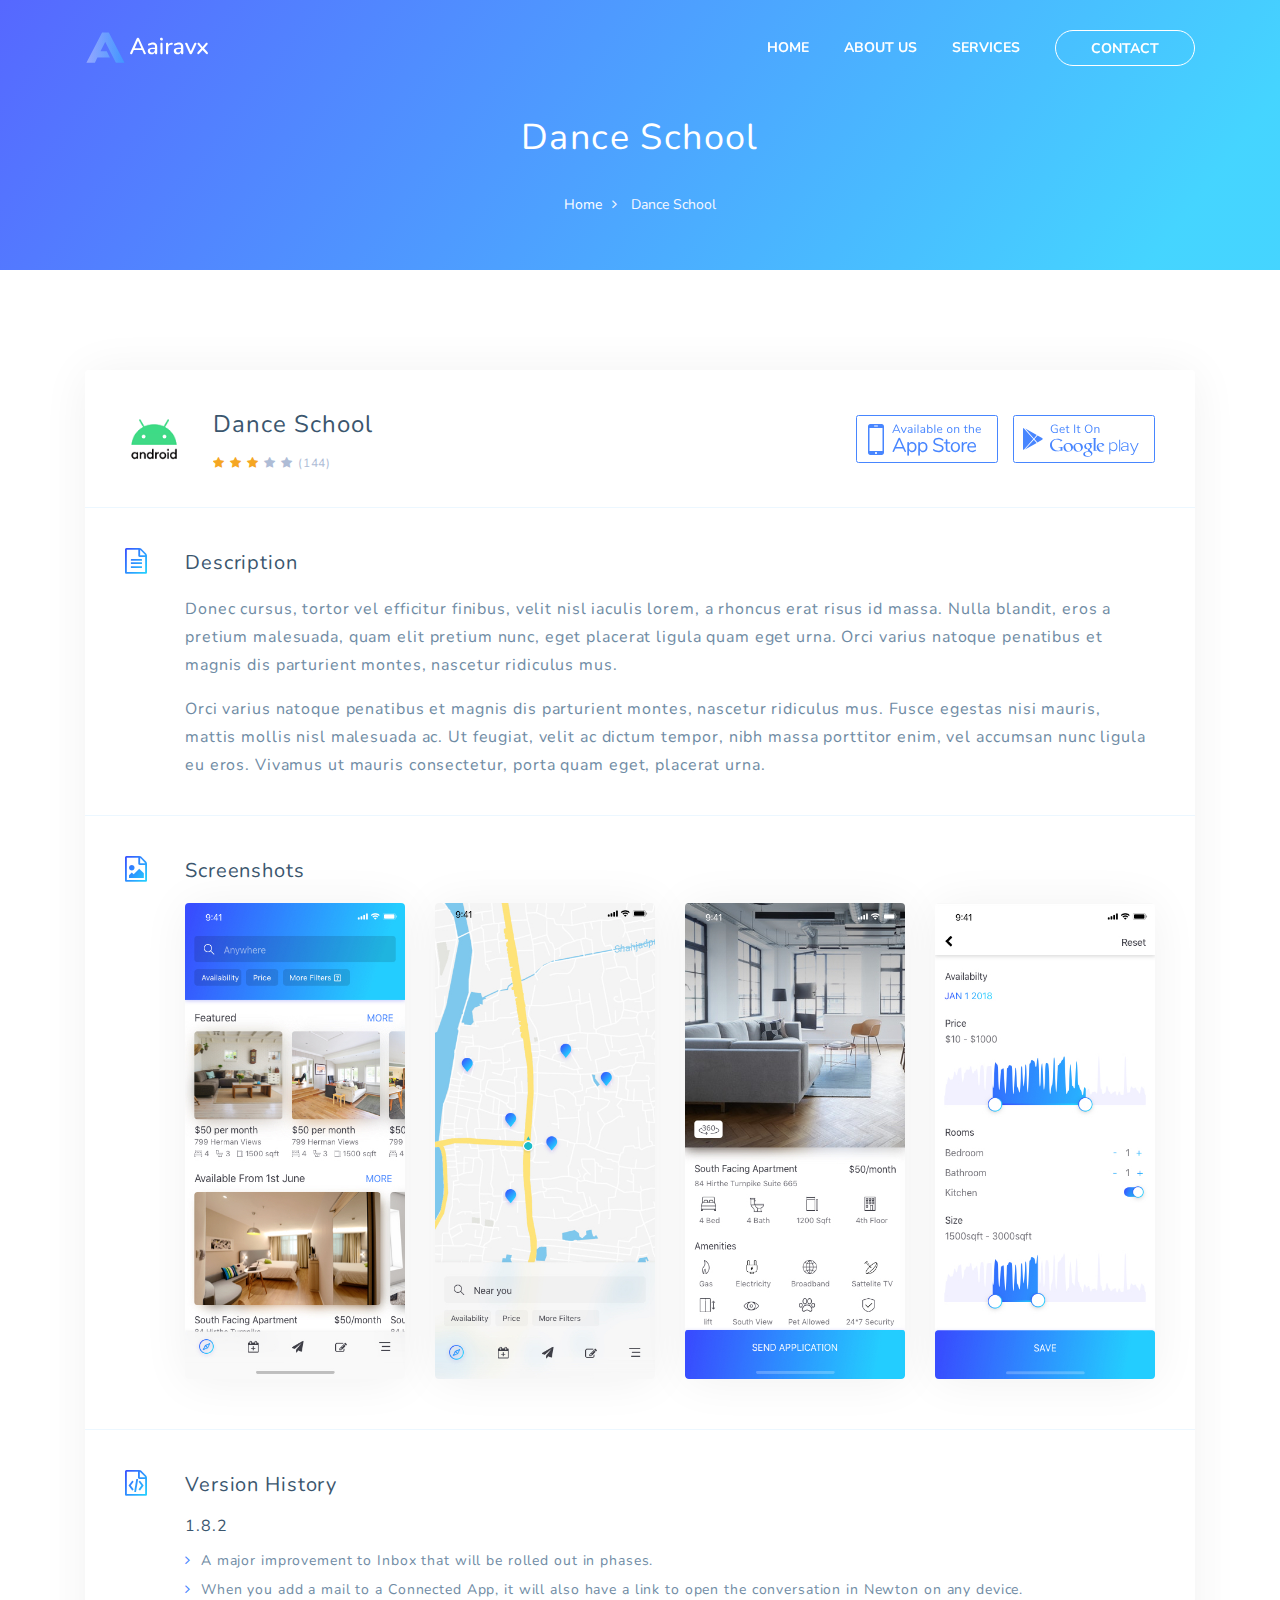
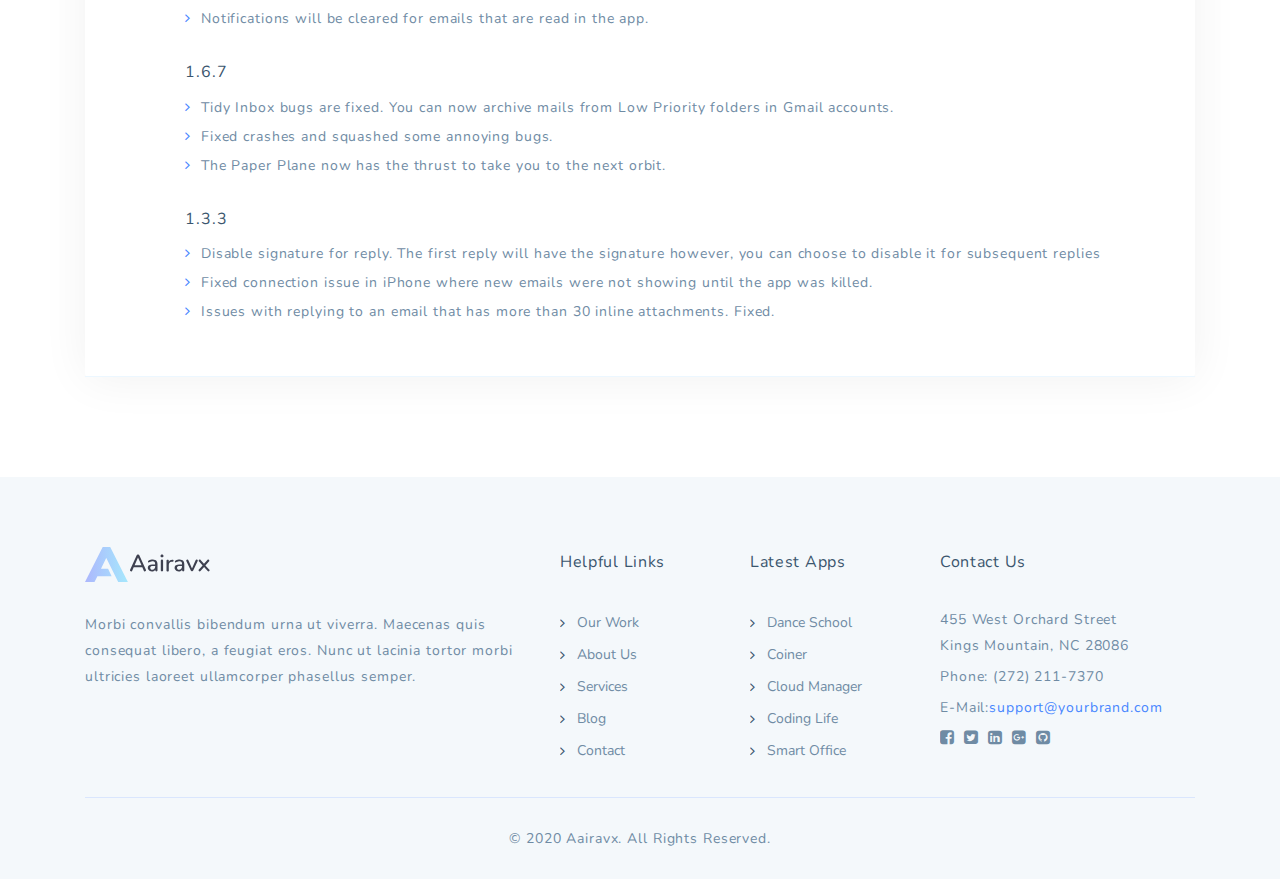
<file: app-single.html>
<!DOCTYPE html>
<html lang="en">

<head>
    <meta charset="UTF-8">
    <meta http-equiv="X-UA-Compatible" content="IE=edge">
    <meta name="viewport" content="width=device-width, initial-scale=1">
    <title>aairavx - Mobile App Development</title>
    <meta name="description" content="aairavx is a Mobile App Development" />
    <meta name="keywords" content="aairavx, mobile app, agency, development, html," />
    <meta name="author" content="tempload" />
    <!-- Favicon -->
    <link rel="icon" type="image/png" href="assets/images/aairavx-icon.png" />
    <!-- Bootstrap & Plugins CSS -->
    <link href="assets/css/bootstrap.min.css" rel="stylesheet" type="text/css">
    <link href="assets/css/font-awesome.min.css" rel="stylesheet" type="text/css">
    <link href="assets/css/magnific-popup.css" rel="stylesheet" type="text/css">
    <!-- Custom CSS -->
    <link href="assets/css/style.css" rel="stylesheet" type="text/css">

</head>

<body>

    <!-- ***** Header Area Start ***** -->
    <header class="header-area" id="myHeader">
        <div class="container">
            <div class="row">
                <div class="col-lg-12">
                    <nav class="main-nav">
                        <!-- ***** Logo Start ***** -->
                        <a href="home.html" class="logo">
                            <img src="assets/images/logo-white.svg" id="mylogoW" class="light-logo" alt="Beapp"/>
                           <img src="assets/images/logo-dark.svg" id="mylogoB" class="dark-logo" alt="Beapp"/>
                        </a>
                        <!-- ***** Logo End ***** -->
                        <!-- ***** Menu Start ***** -->
                        <ul class="nav" id="myNav">
                            <li><a href="home.html">HOME</a></li>
                            <!-- <li><a href="our-work.html">OUR WORK</a></li> -->
                            <li><a href="about-us.html">ABOUT US</a></li>
                            <li><a href="services.html">SERVICES</a></li>
                            <!-- <li><a href="blog.html">BLOG</a></li> -->
                            <li><a href="contact.html" class="btn-nav-line">CONTACT</a></li>
                        </ul>
                        <a class="menu-trigger">
                            <span>Menu</span>
                        </a>
                        <!-- ***** Menu End ***** -->
                    </nav>
                </div>
            </div>
        </div>
    </header>
    <!-- ***** Header Area End ***** -->
    <section class="page">
        <!-- ***** Page Top Start ***** -->
        <div class="cover" data-image="assets/images/photos/parallax.jpg">
            <div class="page-top">
                <div class="container">
                    <div class="row">
                        <div class="col-lg-12">
                            <h1>Dance School</h1>
                        </div>
                        <div class="col-lg-12">
                            <ol class="breadcrumb">
                                <li><a href="home.html">Home</a></li>
                                <!-- <li><a href="our-work.html">OUR WORK</a></li> -->
                                <li class="active">Dance School</li>
                            </ol>
                        </div>
                    </div>
                </div>
            </div>
        </div>
        <!-- ***** Page Top End ***** -->
        <!-- ***** Page Content Start ***** -->
        <div class="page-bottom">
            <div class="container">
                <div class="row">
                    <div class="col-lg-12">
                        <div class="app-single">
                            <!-- ***** App Header Start ***** -->
                            <div class="header">
                                <div class="row">
                                    <div class="col-lg-1 col-md-2 col-sm-12">
                                        <div class="icon">
                                            <img src="assets/images/icons/apps/1.png" class="img-fluid" alt="">
                                        </div>
                                    </div>
                                    <div class="col-lg-5 col-md-4 col-sm-12">
                                        <div class="title">
                                            <h2>Dance School</h2>
                                            <ul class="stars">
                                                <li><i class="fa fa-star active"></i></li>
                                                <li><i class="fa fa-star active"></i></li>
                                                <li><i class="fa fa-star active"></i></li>
                                                <li><i class="fa fa-star"></i></li>
                                                <li><i class="fa fa-star"></i></li>
                                                <li>(144)</li>
                                            </ul>
                                        </div>
                                    </div>
                                    <div class="col-lg-6 col-md-6 col-sm-12">
                                        <div class="download-buttons">
                                            <a href="#"><img src="assets/images/download-apple-store.svg" alt=""></a>
                                            <a href="#"><img src="assets/images/download-google-play.svg" alt=""></a>
                                        </div>
                                    </div>
                                </div>
                            </div>
                            <!-- ***** App Header End ***** -->
                            <!-- ***** App Description Start ***** -->
                            <div class="item">
                                <div class="icon">
                                    <i class="fa fa-file-text-o"></i>
                                </div>
                                <div class="content">
                                    <h5 class="title">Description</h5>
                                    <div class="text">
                                        <p>Donec cursus, tortor vel efficitur finibus, velit nisl iaculis lorem, a rhoncus erat risus id massa. Nulla blandit, eros a pretium malesuada, quam elit pretium nunc, eget placerat ligula quam eget urna. Orci varius
                                            natoque penatibus et magnis dis parturient montes, nascetur ridiculus mus.</p>
                                        <p>Orci varius natoque penatibus et magnis dis parturient montes, nascetur ridiculus mus. Fusce egestas nisi mauris, mattis mollis nisl malesuada ac. Ut feugiat, velit ac dictum tempor, nibh massa porttitor enim, vel
                                            accumsan nunc ligula eu eros. Vivamus ut mauris consectetur, porta quam eget, placerat urna.</p>
                                    </div>
                                </div>
                            </div>
                            <!-- ***** App Description End ***** -->
                            <!-- ***** Screenshot Start ***** -->
                            <div class="item">
                                <div class="icon">
                                    <i class="fa fa-file-image-o"></i>
                                </div>
                                <div class="content">
                                    <h5 class="title">Screenshots</h5>
                                    <div class="row gallery">
                                        <div class="col-lg-3 col-md-6 col-sm-6 col-xs-12">
                                            <a class="gallery-item" href="assets/images/mockup/1.jpg" title="Screenshot 1">
                                                <img src="assets/images/mockup/1.jpg" class="img-fluid" alt="">
                                            </a>
                                        </div>
                                        <div class="col-lg-3 col-md-6 col-sm-6 col-xs-12">
                                            <a class="gallery-item" href="assets/images/mockup/2.jpg" title="Screenshot 2">
                                                <img src="assets/images/mockup/2.jpg" class="img-fluid" alt="">
                                            </a>
                                        </div>
                                        <div class="col-lg-3 col-md-6 col-sm-6 col-xs-12">
                                            <a class="gallery-item" href="assets/images/mockup/3.jpg" title="Screenshot 3">
                                                <img src="assets/images/mockup/3.jpg" class="img-fluid" alt="">
                                            </a>
                                        </div>
                                        <div class="col-lg-3 col-md-6 col-sm-6 col-xs-12">
                                            <a class="gallery-item" href="assets/images/mockup/4.jpg" title="Screenshot 4">
                                                <img src="assets/images/mockup/4.jpg" class="img-fluid" alt="">
                                            </a>
                                        </div>
                                    </div>
                                </div>
                            </div>
                            <!-- ***** Screenshot End ***** -->
                            <!-- ***** Version History Start ***** -->
                            <div class="item">
                                <div class="icon">
                                    <i class="fa fa-file-code-o"></i>
                                </div>
                                <div class="content">
                                    <h5 class="title">Version History</h5>
                                    <div class="text">
                                        <div class="version">
                                            <h6>1.8.2</h6>
                                            <ul>
                                                <li>A major improvement to Inbox that will be rolled out in phases.</li>
                                                <li>When you add a mail to a Connected App, it will also have a link to open the conversation in Newton on any device.</li>
                                                <li>Notifications will be cleared for emails that are read in the app.</li>
                                            </ul>
                                        </div>
                                        <div class="version">
                                            <h6>1.6.7</h6>
                                            <ul>
                                                <li>Tidy Inbox bugs are fixed. You can now archive mails from Low Priority folders in Gmail accounts.</li>
                                                <li>Fixed crashes and squashed some annoying bugs.</li>
                                                <li>The Paper Plane now has the thrust to take you to the next orbit.</li>
                                            </ul>
                                        </div>
                                        <div class="version">
                                            <h6>1.3.3</h6>
                                            <ul>
                                                <li>Disable signature for reply. The first reply will have the signature however, you can choose to disable it for subsequent replies</li>
                                                <li>Fixed connection issue in iPhone where new emails were not showing until the app was killed.</li>
                                                <li>Issues with replying to an email that has more than 30 inline attachments. Fixed.</li>
                                            </ul>
                                        </div>
                                    </div>
                                </div>
                            </div>
                            <!-- ***** Version History End ***** -->
                        </div>
                    </div>
                </div>
            </div>
        </div>
        <!-- ***** Page Content End ***** -->
    </section>
    <!-- ***** Footer Start ***** -->
    <footer>
        <div class="container">
            <div class="row">
                <div class="col-lg-5 col-md-12 col-sm-12">
                    <img src="assets/images/logo-dark.svg" class="logo" alt="">
                    <div class="text">Morbi convallis bibendum urna ut viverra. Maecenas quis consequat libero, a feugiat eros. Nunc ut lacinia tortor morbi ultricies laoreet ullamcorper phasellus semper.</div>
                </div>
                <div class="col-lg-2 col-md-4 col-sm-6 col-6">
                    <h5>Helpful Links</h5>
                    <ul class="footer-nav">
                        <li><a href="#"><i class="fa fa-angle-right"></i><span>Our Work</span></a></li>
                        <li><a href="#"><i class="fa fa-angle-right"></i><span>About Us</span></a></li>
                        <li><a href="#"><i class="fa fa-angle-right"></i><span>Services</span></a></li>
                        <li><a href="#"><i class="fa fa-angle-right"></i><span>Blog</span></a></li>
                        <li><a href="#"><i class="fa fa-angle-right"></i><span>Contact</span></a></li>
                    </ul>
                </div>
                <div class="col-lg-2 col-md-4 col-sm-6 col-6">
                    <h5>Latest Apps</h5>
                    <ul class="footer-nav">
                        <li><a href="#"><i class="fa fa-angle-right"></i><span>Dance School</span></a></li>
                        <li><a href="#"><i class="fa fa-angle-right"></i><span>Coiner</span></a></li>
                        <li><a href="#"><i class="fa fa-angle-right"></i><span>Cloud Manager</span></a></li>
                        <li><a href="#"><i class="fa fa-angle-right"></i><span>Coding Life</span></a></li>
                        <li><a href="#"><i class="fa fa-angle-right"></i><span>Smart Office</span></a></li>
                    </ul>
                </div>
                <div class="col-lg-3 col-md-4 col-sm-12">
                    <h5>Contact Us</h5>
                    <div class="address">
                        <p>455 West Orchard Street<br>Kings Mountain, NC 28086</p>
                        <p>Phone: (272) 211-7370</p>
                        <p><span>E-Mail:</span><a href="#">support@yourbrand.com</a></p>
                        <ul class="social">
                            <li><a href="#"><i class="fa fa-facebook-square"></i></a></li>
                            <li><a href="#"><i class="fa fa-twitter-square"></i></a></li>
                            <li><a href="#"><i class="fa fa-linkedin-square"></i></a></li>
                            <li><a href="#"><i class="fa fa-google-plus-square"></i></a></li>
                            <li><a href="#"><i class="fa fa-github-square"></i></a></li>
                        </ul>
                    </div>
                </div>
            </div>
            <div class="row">
                <div class="col-lg-12">
                    <p class="copyright">© 2020 Aairavx. All Rights Reserved.</p>
                </div>
            </div>
        </div>
    </footer>
    <!-- ***** Footer Start ***** -->
    <!-- jQuery -->
    <script src="assets/js/jquery-2.1.0.min.js"></script>
    <!-- Bootstrap -->
    <script src="assets/js/popper.js"></script>
    <script src="assets/js/bootstrap.min.js"></script>
    <!-- Plugins -->
    <script src="assets/js/scrollreveal.min.js"></script>
    <script src="assets/js/parallax.min.js"></script>
    <script src="assets/js/jquery.magnific-popup.min.js"></script>
    <script src="assets/js/myscript.js"></script>
</body>

</html>
</file>
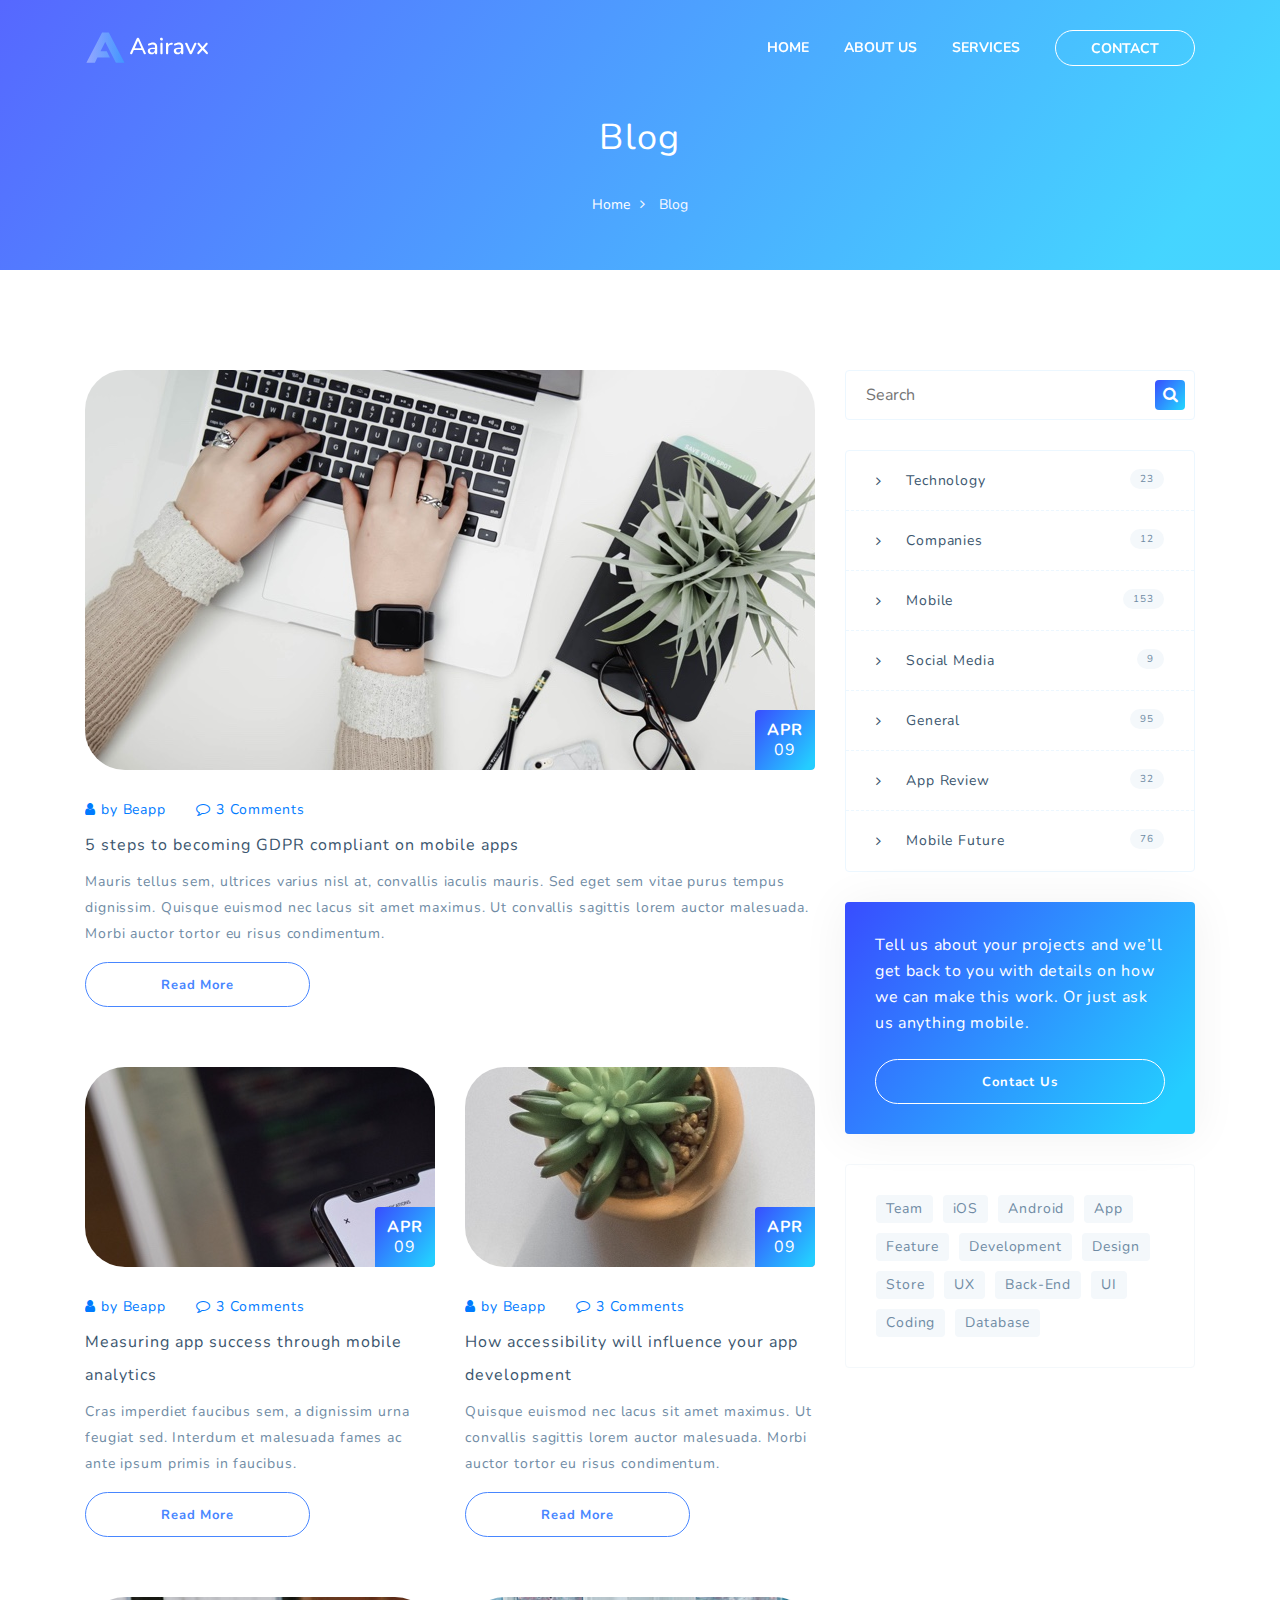
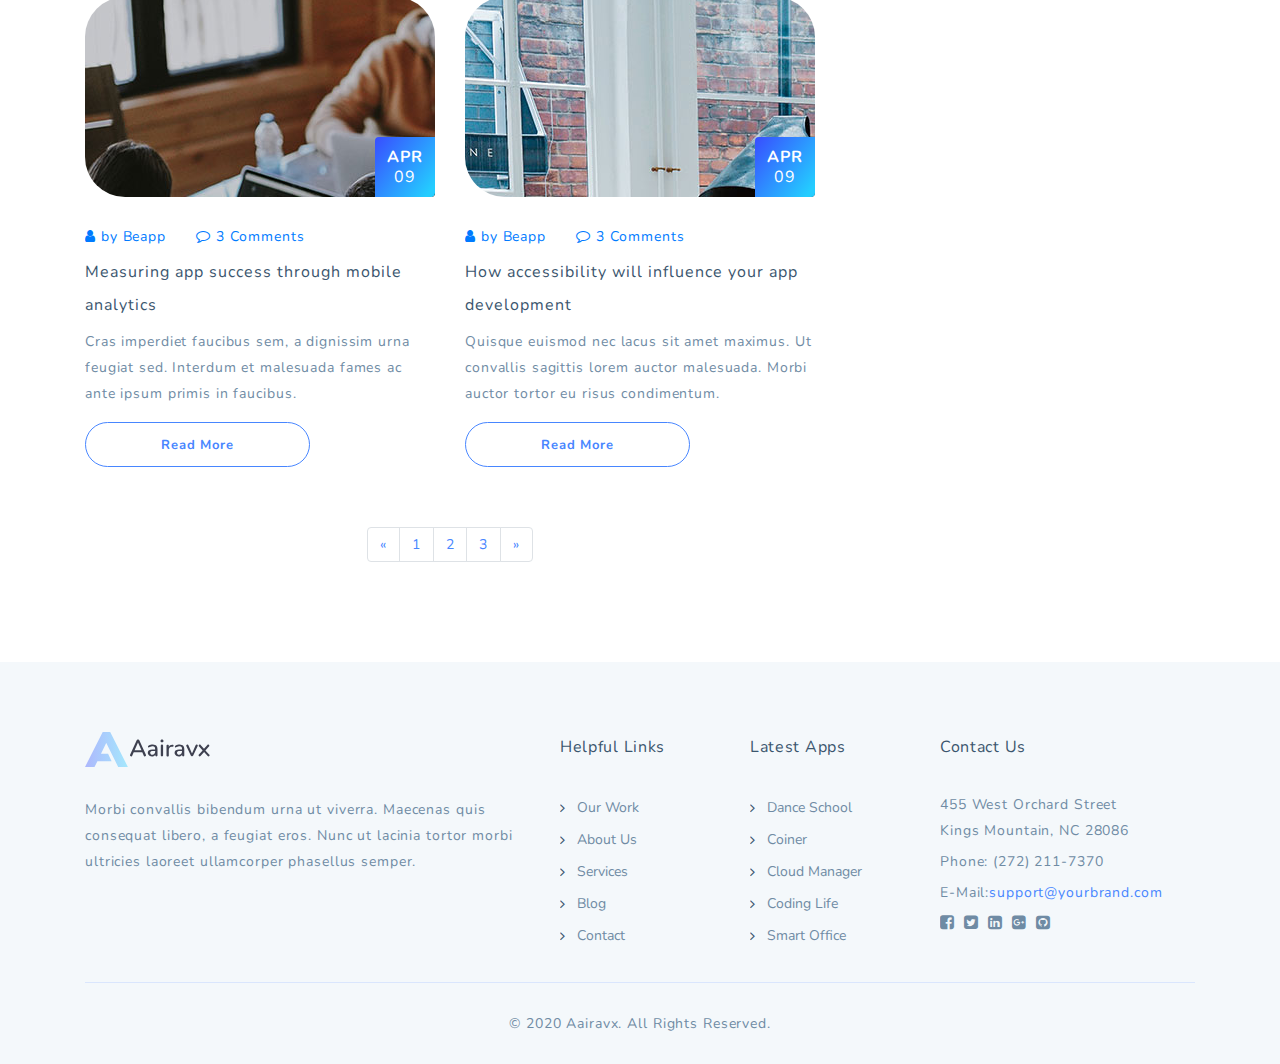
<file: blog.html>
<!DOCTYPE html>
<html lang="en">

<head>
    <meta charset="UTF-8">
    <meta http-equiv="X-UA-Compatible" content="IE=edge">
    <meta name="viewport" content="width=device-width, initial-scale=1">
    <title>aairavx - Mobile App Development</title>
    <meta name="description" content="aairavx is a Mobile App Development" />
    <meta name="keywords" content="aairavx, mobile app, agency, development, html," />
    <meta name="author" content="tempload" />
    <!-- Favicon -->
    <link rel="icon" type="image/png" href="assets/images/aairavx-icon.png" />
    <!-- Bootstrap & Plugins CSS -->
    <link href="assets/css/bootstrap.min.css" rel="stylesheet" type="text/css">
    <link href="assets/css/font-awesome.min.css" rel="stylesheet" type="text/css">
    <!-- Custom CSS -->
    <link href="assets/css/style.css" rel="stylesheet" type="text/css">

</head>

<body>

    <!-- ***** Header Area Start ***** -->
    <header class="header-area" id="myHeader">
        <div class="container">
            <div class="row">
                <div class="col-lg-12">
                    <nav class="main-nav">
                        <!-- ***** Logo Start ***** -->
                        <a href="home.html" class="logo">
                            <img src="assets/images/logo-white.svg" id="mylogoW" class="light-logo" alt="Beapp"/>
                           <img src="assets/images/logo-dark.svg" id="mylogoB" class="dark-logo" alt="Beapp"/>
                        </a>
                        <!-- ***** Logo End ***** -->
                        <!-- ***** Menu Start ***** -->
                        <ul class="nav" id="myNav">
                            <li><a href="home.html">HOME</a></li>
                            <!-- <li><a href="our-work.html">OUR WORK</a></li> -->
                            <li><a href="about-us.html">ABOUT US</a></li>
                            <li><a href="services.html">SERVICES</a></li>
                            <!-- <li><a href="blog.html">BLOG</a></li> -->
                            <li><a href="contact.html" class="btn-nav-line">CONTACT</a></li>
                        </ul>
                        <a class="menu-trigger">
                            <span>Menu</span>
                        </a>
                        <!-- ***** Menu End ***** -->
                    </nav>
                </div>
            </div>
        </div>
    </header>
    <!-- ***** Header Area End ***** -->
    <section class="page">
        <!-- ***** Page Top Start ***** -->
        <div class="cover" data-image="assets/images/photos/parallax.jpg">
            <div class="page-top">
                <div class="container">
                    <div class="row">
                        <div class="col-lg-12">
                            <h1>Blog</h1>
                        </div>
                        <div class="col-lg-12">
                            <ol class="breadcrumb">
                                <li><a href="home.html">Home</a></li>
                                <li class="active">Blog</li>
                            </ol>
                        </div>
                    </div>
                </div>
            </div>
        </div>
        <!-- ***** Page Top End ***** -->
        <!-- ***** Page Content Start ***** -->
        <div class="page-bottom pbottom-70">
            <div class="container">
                <div class="row">
                    <div class="col-lg-8 col-md-12 col-sm-12">
                        <div class="blog-list">
                            <div class="row">
                                <!-- ***** Blog Post Big Start ***** -->
                                <div class="col-lg-12">
                                    <div class="blog-post-thumb big">
                                        <div class="img">
                                            <img src="assets/images/photos/blog/1.jpg" alt="">
                                            <div class="date">
                                                <strong>APR</strong>
                                                <span>09</span>
                                            </div>
                                        </div>
                                        <ul class="post-meta">
                                            <li><a href="#"><span class="icon fa fa-user"></span>by Beapp</a></li>
                                            <li><a href="#"><span class="icon fa fa-comment-o"></span>3 Comments </a></li>
                                        </ul>
                                        <h3>
                                            <a href="../index.html">5 steps to becoming GDPR compliant on mobile apps</a>
                                        </h3>
                                        <div class="text">
                                            Mauris tellus sem, ultrices varius nisl at, convallis iaculis mauris. Sed eget sem vitae purus tempus dignissim. Quisque euismod nec lacus sit amet maximus. Ut convallis sagittis lorem auctor malesuada. Morbi auctor tortor eu risus condimentum.
                                        </div>
                                        <a href="../index.html" class="btn-primary-line">Read More</a>
                                    </div>
                                </div>
                                <!-- ***** Blog Post Big End ***** -->
                                <!-- ***** Blog Post Standard Start ***** -->
                                <div class="col-lg-6 col-md-6 col-sm-12">
                                    <div class="blog-post-thumb">
                                        <div class="img">
                                            <img src="assets/images/photos/blog/2.jpg" alt="">
                                            <div class="date">
                                                <strong>APR</strong>
                                                <span>09</span>
                                            </div>
                                        </div>
                                        <ul class="post-meta">
                                            <li><a href="#"><span class="icon fa fa-user"></span>by Beapp</a></li>
                                            <li><a href="#"><span class="icon fa fa-comment-o"></span>3 Comments </a></li>
                                        </ul>
                                        <h3>
                                            <a href="../index.html">Measuring app success through mobile analytics</a>
                                        </h3>
                                        <div class="text">
                                            Cras imperdiet faucibus sem, a dignissim urna feugiat sed. Interdum et malesuada fames ac ante ipsum primis in faucibus.
                                        </div>
                                        <a href="../index.html" class="btn-primary-line">Read More</a>
                                    </div>
                                </div>
                                <!-- ***** Blog Post Standard End ***** -->
                                <!-- ***** Blog Post Standard Start ***** -->
                                <div class="col-lg-6 col-md-6 col-sm-12">
                                    <div class="blog-post-thumb">
                                        <div class="img">
                                            <img src="assets/images/photos/blog/3.jpg" alt="">
                                            <div class="date">
                                                <strong>APR</strong>
                                                <span>09</span>
                                            </div>
                                        </div>
                                        <ul class="post-meta">
                                            <li><a href="#"><span class="icon fa fa-user"></span>by Beapp</a></li>
                                            <li><a href="#"><span class="icon fa fa-comment-o"></span>3 Comments </a></li>
                                        </ul>
                                        <h3>
                                            <a href="../index.html">How accessibility will influence your app development</a>
                                        </h3>
                                        <div class="text">
                                            Quisque euismod nec lacus sit amet maximus. Ut convallis sagittis lorem auctor malesuada. Morbi auctor tortor eu risus condimentum.
                                        </div>
                                        <a href="../index.html" class="btn-primary-line">Read More</a>
                                    </div>
                                </div>
                                <!-- ***** Blog Post Standard End ***** -->
                                <!-- ***** Blog Post Standard Start ***** -->
                                <div class="col-lg-6 col-md-6 col-sm-12">
                                    <div class="blog-post-thumb">
                                        <div class="img">
                                            <img src="assets/images/photos/about/3.jpg" alt="">
                                            <div class="date">
                                                <strong>APR</strong>
                                                <span>09</span>
                                            </div>
                                        </div>
                                        <ul class="post-meta">
                                            <li><a href="#"><span class="icon fa fa-user"></span>by Beapp</a></li>
                                            <li><a href="#"><span class="icon fa fa-comment-o"></span>3 Comments </a></li>
                                        </ul>
                                        <h3>
                                            <a href="../index.html">Measuring app success through mobile analytics</a>
                                        </h3>
                                        <div class="text">
                                            Cras imperdiet faucibus sem, a dignissim urna feugiat sed. Interdum et malesuada fames ac ante ipsum primis in faucibus.
                                        </div>
                                        <a href="../index.html" class="btn-primary-line">Read More</a>
                                    </div>
                                </div>
                                <!-- ***** Blog Post Standard End ***** -->
                                <!-- ***** Blog Post Standard Start ***** -->
                                <div class="col-lg-6 col-md-6 col-sm-12">
                                    <div class="blog-post-thumb">
                                        <div class="img">
                                            <img src="assets/images/photos/about/1.jpg" alt="">
                                            <div class="date">
                                                <strong>APR</strong>
                                                <span>09</span>
                                            </div>
                                        </div>
                                        <ul class="post-meta">
                                            <li><a href="#"><span class="icon fa fa-user"></span>by Beapp</a></li>
                                            <li><a href="#"><span class="icon fa fa-comment-o"></span>3 Comments </a></li>
                                        </ul>
                                        <h3>
                                            <a href="../index.html">How accessibility will influence your app development</a>
                                        </h3>
                                        <div class="text">
                                            Quisque euismod nec lacus sit amet maximus. Ut convallis sagittis lorem auctor malesuada. Morbi auctor tortor eu risus condimentum.
                                        </div>
                                        <a href="../index.html" class="btn-primary-line">Read More</a>
                                    </div>
                                </div>
                                <!-- ***** Blog Post Standard End ***** -->
                            </div>
                        </div>
                        <!-- ***** Pagination Start ***** -->
                        <nav>
                            <ul class="pagination justify-content-center">
                                <li class="page-item">
                                    <a class="page-link" href="#" aria-label="Previous">
                                        <span aria-hidden="true">&laquo;</span>
                                        <span class="sr-only">Previous</span>
                                    </a>
                                </li>
                                <li class="page-item"><a class="page-link" href="#">1</a></li>
                                <li class="page-item"><a class="page-link" href="#">2</a></li>
                                <li class="page-item"><a class="page-link" href="#">3</a></li>
                                <li class="page-item">
                                    <a class="page-link" href="#" aria-label="Next">
                                        <span aria-hidden="true">&raquo;</span>
                                        <span class="sr-only">Next</span>
                                    </a>
                                </li>
                            </ul>
                        </nav>
                        <!-- ***** Pagination End ***** -->
                    </div>
                    <!-- ***** Aside Start ***** -->
                    <div class="col-lg-4 col-md-12 col-sm-12">
                        <aside class="default-aside">
                            <div class="sidebar">
                                <div class="search-widget">
                                    <div class="search">
                                        <form action="">
                                            <input type="text" placeholder="Search">
                                            <button type="submit"><i class="fa fa-search"></i></button>
                                        </form>
                                    </div>
                                </div>
                                <ul>
                                    <li><a href="#">Technology <span>23</span></a></li>
                                    <li><a href="#">Companies <span>12</span></a></li>
                                    <li><a href="#">Mobile <span>153</span></a></li>
                                    <li><a href="#">Social Media <span>9</span></a></li>
                                    <li><a href="#">General <span>95</span></a></li>
                                    <li><a href="#">App Review <span>32</span></a></li>
                                    <li><a href="#">Mobile Future <span>76</span></a></li>
                                </ul>
                                <div class="home-services-item box active">
                                    <h5 class="services-title">Tell us about your projects and we’ll get back to you with details on how we can make this work. Or just ask us anything mobile.</h5>
                                    <a class="btn-white-line" href="#">Contact Us</a>
                                </div>
                                <div class="widget-tags">
                                    <a href="#">Team</a>
                                    <a href="#">iOS</a>
                                    <a href="#">Android</a>
                                    <a href="#">App</a>
                                    <a href="#">Feature</a>
                                    <a href="#">Development</a>
                                    <a href="#">Design</a>
                                    <a href="#">Store</a>
                                    <a href="#">UX</a>
                                    <a href="#">Back-End</a>
                                    <a href="#">UI</a>
                                    <a href="#">Coding</a>
                                    <a href="#">Database</a>
                                </div>
                            </div>
                        </aside>
                    </div>
                    <!-- ***** Aside End ***** -->
                </div>
            </div>
        </div>
        <!-- ***** Page Content End ***** -->
    </section>
    <!-- ***** Footer Start ***** -->
    <footer>
        <div class="container">
            <div class="row">
                <div class="col-lg-5 col-md-12 col-sm-12">
                    <img src="assets/images/logo-dark.svg" class="logo" alt="">
                    <div class="text">Morbi convallis bibendum urna ut viverra. Maecenas quis consequat libero, a feugiat eros. Nunc ut lacinia tortor morbi ultricies laoreet ullamcorper phasellus semper.</div>
                </div>
                <div class="col-lg-2 col-md-4 col-sm-6 col-6">
                    <h5>Helpful Links</h5>
                    <ul class="footer-nav">
                        <li><a href="#"><i class="fa fa-angle-right"></i><span>Our Work</span></a></li>
                        <li><a href="#"><i class="fa fa-angle-right"></i><span>About Us</span></a></li>
                        <li><a href="#"><i class="fa fa-angle-right"></i><span>Services</span></a></li>
                        <li><a href="#"><i class="fa fa-angle-right"></i><span>Blog</span></a></li>
                        <li><a href="#"><i class="fa fa-angle-right"></i><span>Contact</span></a></li>
                    </ul>
                </div>
                <div class="col-lg-2 col-md-4 col-sm-6 col-6">
                    <h5>Latest Apps</h5>
                    <ul class="footer-nav">
                        <li><a href="#"><i class="fa fa-angle-right"></i><span>Dance School</span></a></li>
                        <li><a href="#"><i class="fa fa-angle-right"></i><span>Coiner</span></a></li>
                        <li><a href="#"><i class="fa fa-angle-right"></i><span>Cloud Manager</span></a></li>
                        <li><a href="#"><i class="fa fa-angle-right"></i><span>Coding Life</span></a></li>
                        <li><a href="#"><i class="fa fa-angle-right"></i><span>Smart Office</span></a></li>
                    </ul>
                </div>
                <div class="col-lg-3 col-md-4 col-sm-12">
                    <h5>Contact Us</h5>
                    <div class="address">
                        <p>455 West Orchard Street<br>Kings Mountain, NC 28086</p>
                        <p>Phone: (272) 211-7370</p>
                        <p><span>E-Mail:</span><a href="#">support@yourbrand.com</a></p>
                        <ul class="social">
                            <li><a href="#"><i class="fa fa-facebook-square"></i></a></li>
                            <li><a href="#"><i class="fa fa-twitter-square"></i></a></li>
                            <li><a href="#"><i class="fa fa-linkedin-square"></i></a></li>
                            <li><a href="#"><i class="fa fa-google-plus-square"></i></a></li>
                            <li><a href="#"><i class="fa fa-github-square"></i></a></li>
                        </ul>
                    </div>
                </div>
            </div>
            <div class="row">
                <div class="col-lg-12">
                    <p class="copyright">© 2020 Aairavx. All Rights Reserved.</p>
                </div>
            </div>
        </div>
    </footer>
    <!-- ***** Footer Start ***** -->
    <!-- jQuery -->
    <script src="assets/js/jquery-2.1.0.min.js"></script>
    <!-- Bootstrap -->
    <script src="assets/js/popper.js"></script>
    <script src="assets/js/bootstrap.min.js"></script>
    <!-- Plugins -->
    <script src="assets/js/scrollreveal.min.js"></script>
    <script src="assets/js/parallax.min.js"></script>
    <script src="assets/js/imgfix.min.js"></script>
    <script src="assets/js/myscript.js"></script>
</body>

</html>
</file>
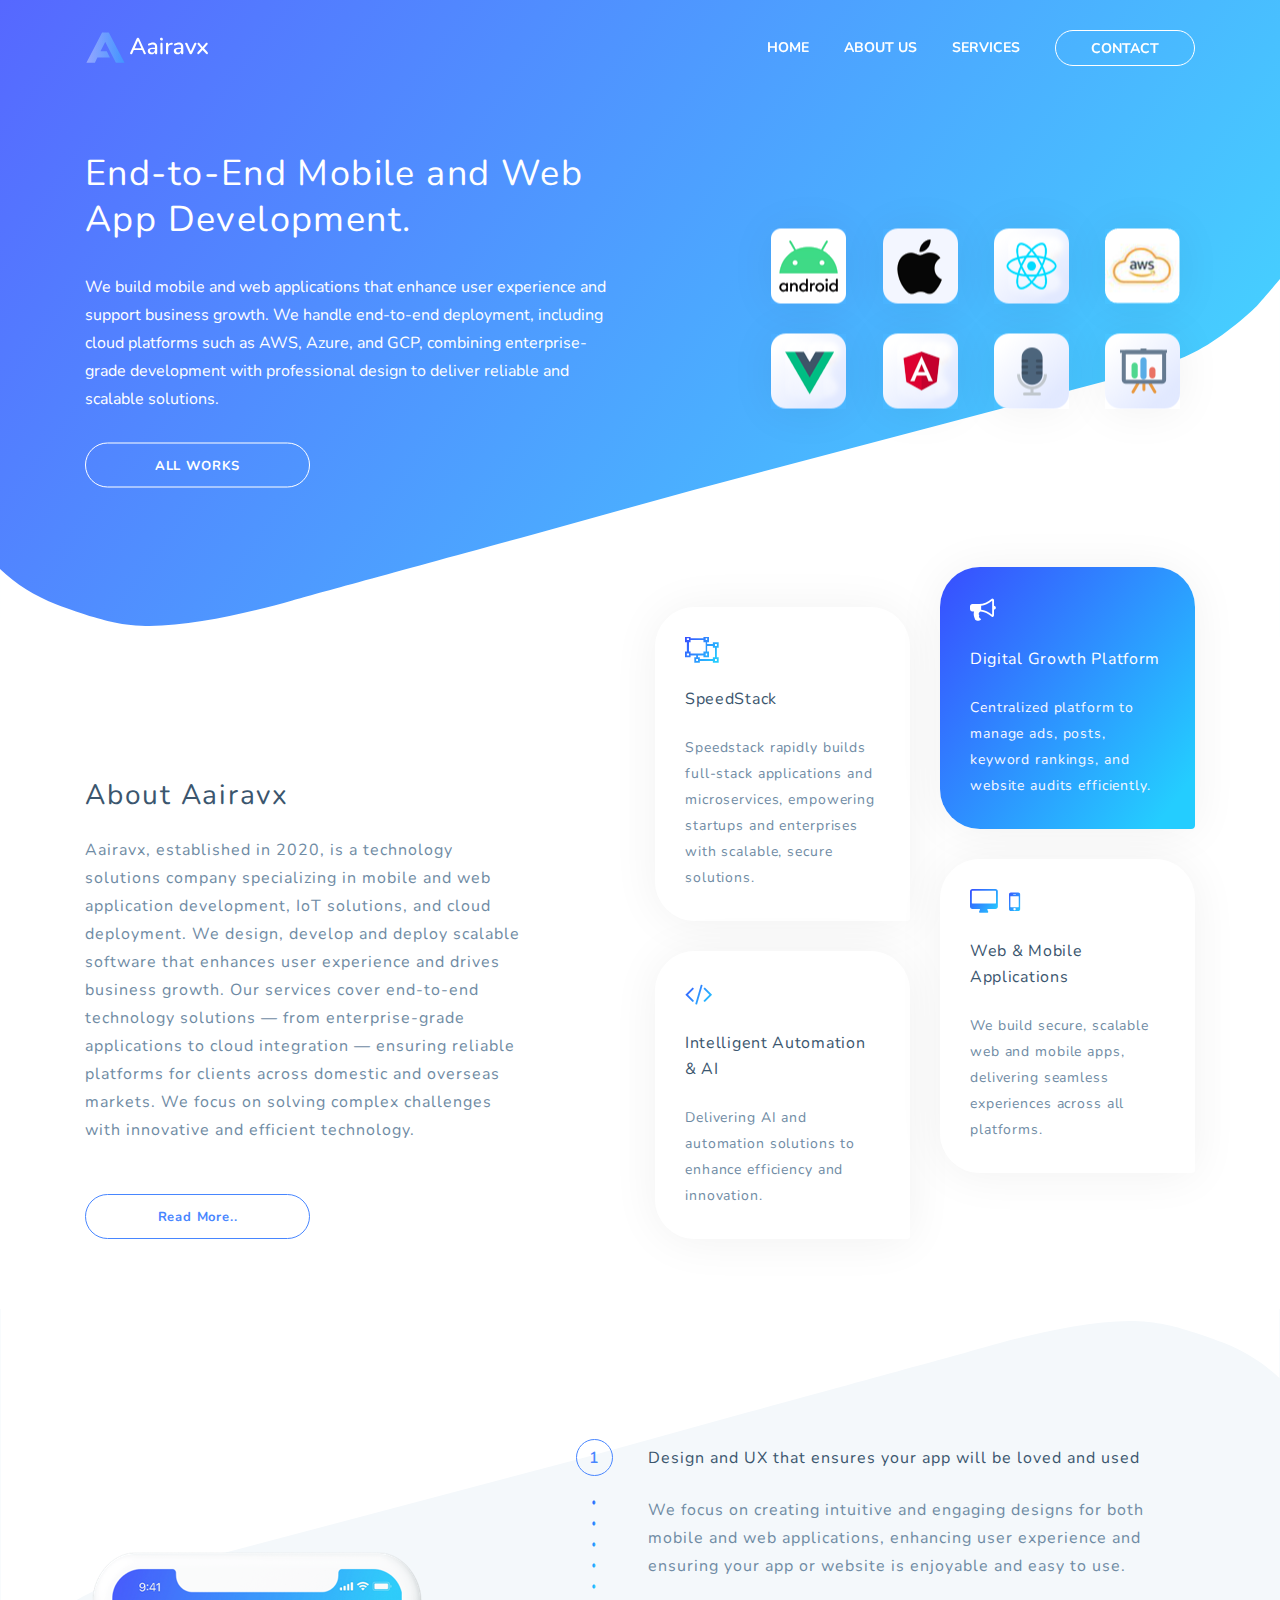
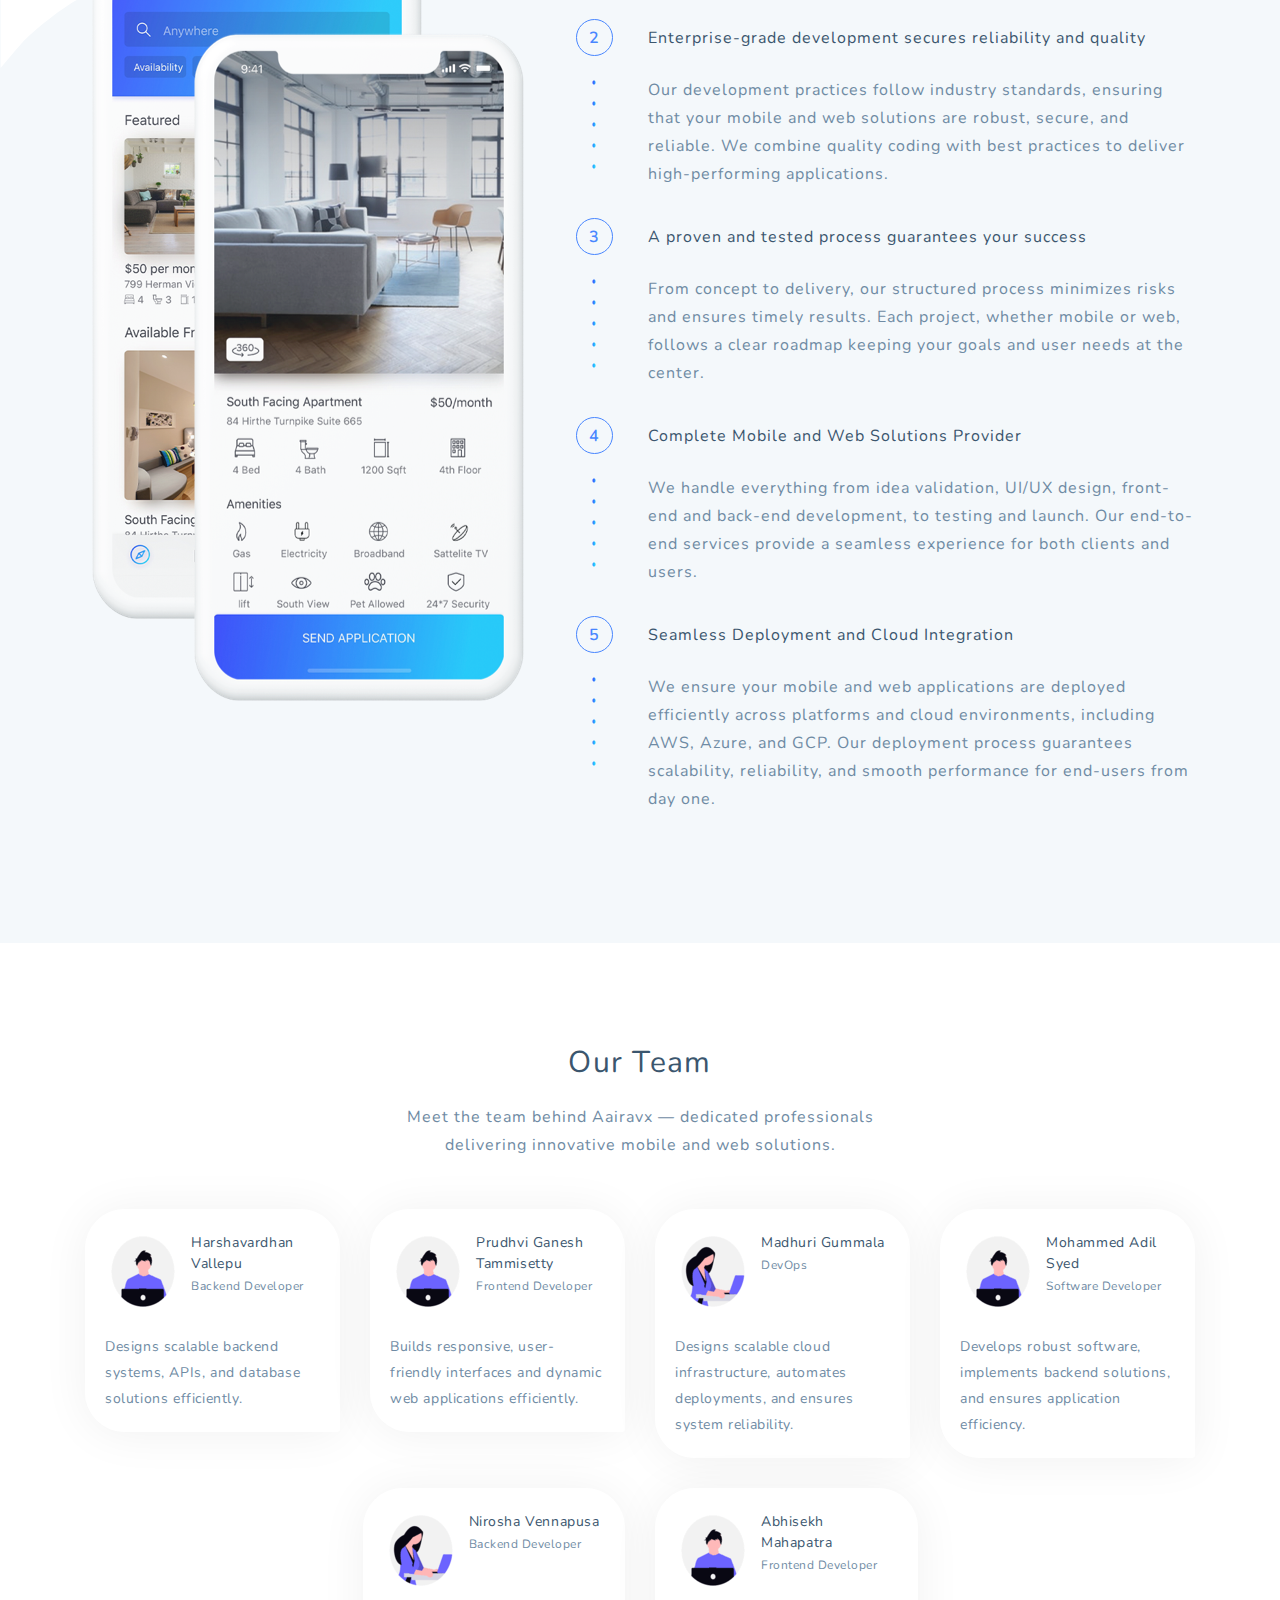
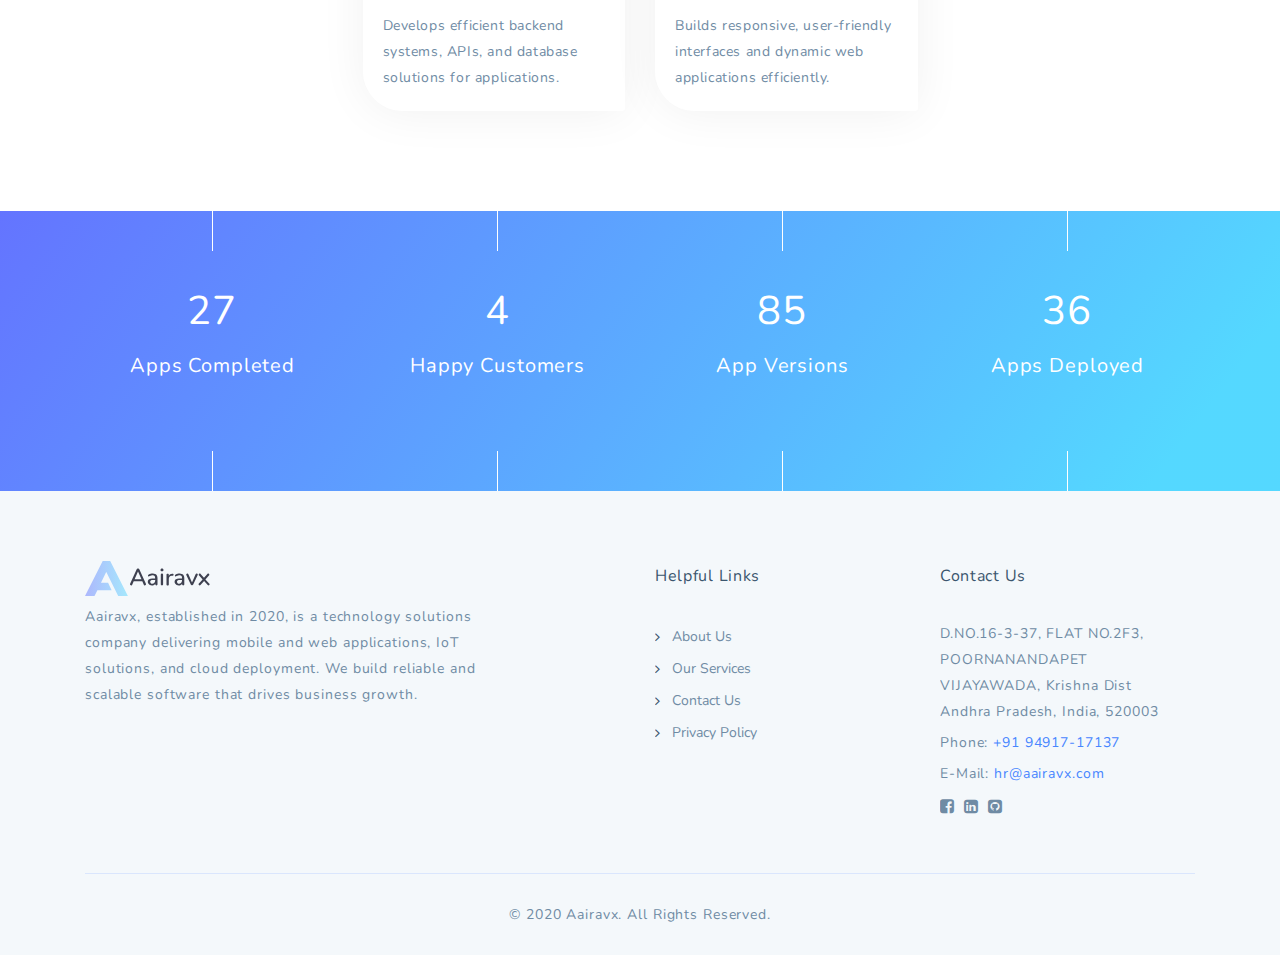
<file: home.html>
<!DOCTYPE html>
<html lang="en">

<head>
  <meta charset="UTF-8" />
  <meta http-equiv="X-UA-Compatible" content="IE=edge" />
  <meta name="viewport" content="width=device-width, initial-scale=1" />
  <title>Aairavx - Mobile and Web App Development | Cloud Deployment</title>
  <meta name="description"
    content="Aairavx designs, develops, and deploys mobile and web applications with enterprise-grade quality and cloud deployment on AWS, Azure, and GCP. We deliver scalable and reliable solutions that drive business growth." />
  <meta name="keywords"
    content="Aairavx, mobile app development, web application development, cloud deployment, AWS, Azure, GCP, enterprise solutions, scalable apps, software development" />
  <meta name="author" content="Aairavx" />
  <!-- Favicon -->
  <link rel="icon" type="image/png" href="assets/images/aairavx-icon.png" />
  <!-- Bootstrap & Plugins CSS -->
  <link href="assets/css/bootstrap.min.css" rel="stylesheet" type="text/css" />
  <link href="assets/css/font-awesome.min.css" rel="stylesheet" type="text/css" />
  <!-- Custom CSS -->
  <link href="assets/css/style.css" rel="stylesheet" type="text/css" />
</head>

<body>
  <!-- ***** Header Area Start ***** -->
  <header class="header-area" id="myHeader">
    <div class="container">
      <div class="row">
        <div class="col-lg-12">
          <nav class="main-nav">
            <!-- ***** Logo Start ***** -->
            <a href="home.html" class="logo">
              <img src="assets/images/logo-white.svg" id="mylogoW" class="light-logo" alt="Beapp" />
              <img src="assets/images/logo-dark.svg" id="mylogoB" class="dark-logo" alt="Beapp" />
            </a>
            <!-- ***** Logo End ***** -->
            <!-- ***** Menu Start ***** -->
            <ul class="nav" id="myNav">
              <li><a href="home.html">HOME</a></li>
              <!--  <li><a href="our-work.html">OUR WORK</a></li> -->
              <li><a href="about-us.html">ABOUT US</a></li>
              <li><a href="services.html">SERVICES</a></li>
              <!-- <li><a href="blog.html">BLOG</a></li> -->
              <li><a href="contact.html" class="btn-nav-line">CONTACT</a></li>
            </ul>
            <a class="menu-trigger">
              <span>Menu</span>
            </a>
            <!-- ***** Menu End ***** -->
          </nav>
        </div>
      </div>
    </div>
  </header>
  <!-- ***** Header Area End ***** -->
  <!-- ***** Wellcome Area Start ***** -->
  <section class="welcome-area">
    <!-- ***** Wellcome Area Background Start ***** -->
    <div class="welcome-bg" data-bg="assets/images/photos/welcome.jpg">
      <img src="assets/images/bg-bottom.svg" alt="" />
    </div>
    <!-- ***** Wellcome Area Background End ***** -->
    <!-- ***** Wellcome Area Content Start ***** -->
    <div class="welcome-content">
      <div class="container">
        <div class="row">
          <div class="col-lg-6 col-md-12 col-sm-12 col-xs-12 align-self-center">
            <h1>End-to-End Mobile and Web App Development.</h1>
            <p>
              We build mobile and web applications that enhance user
              experience and support business growth. We handle end-to-end
              deployment, including cloud platforms such as AWS, Azure, and
              GCP, combining enterprise-grade development with professional
              design to deliver reliable and scalable solutions.
            </p>
            <a class="btn-white-line" href="">ALL WORKS</a>
          </div>
          <div class="offset-lg-1 col-lg-5 col-md-12 col-sm-12 col-xs-12 align-self-center">
            <div class="apps">
              <div class="container-fluid">
                <div class="row">
                  <div class="col-lg-3 col-md-3 col-sm-3 col-3">
                    <a href="app-single.html" class="app-item">
                      <div class="icon">
                        <img src="assets/images/icons/apps/1.png" class="img-fluid" alt="" />
                      </div>
                    </a>
                  </div>
                  <div class="col-lg-3 col-md-3 col-sm-3 col-3">
                    <a href="app-single.html" class="app-item">
                      <div class="icon">
                        <img src="assets/images/icons/apps/2.png" class="img-fluid" alt="" />
                      </div>
                    </a>
                  </div>
                  <div class="col-lg-3 col-md-3 col-sm-3 col-3">
                    <a href="app-single.html" class="app-item">
                      <div class="icon">
                        <img src="assets/images/icons/apps/3.png" class="img-fluid" alt="" />
                      </div>
                    </a>
                  </div>
                  <div class="col-lg-3 col-md-3 col-sm-3 col-3">
                    <a href="app-single.html" class="app-item">
                      <div class="icon">
                        <img src="assets/images/icons/apps/4.png" class="img-fluid" alt="" />
                      </div>
                    </a>
                  </div>
                  <div class="col-lg-3 col-md-3 col-sm-3 col-3">
                    <a href="app-single.html" class="app-item">
                      <div class="icon">
                        <img src="assets/images/icons/apps/5.png" class="img-fluid" alt="" />
                      </div>
                    </a>
                  </div>
                  <div class="col-lg-3 col-md-3 col-sm-3 col-3">
                    <a href="app-single.html" class="app-item">
                      <div class="icon">
                        <img src="assets/images/icons/apps/6.png" class="img-fluid" alt="" />
                      </div>
                    </a>
                  </div>
                  <div class="col-lg-3 col-md-3 col-sm-3 col-3">
                    <a href="app-single.html" class="app-item">
                      <div class="icon">
                        <img src="assets/images/icons/apps/7.png" class="img-fluid" alt="" />
                      </div>
                    </a>
                  </div>
                  <div class="col-lg-3 col-md-3 col-sm-3 col-3">
                    <a href="app-single.html" class="app-item">
                      <div class="icon">
                        <img src="assets/images/icons/apps/8.png" class="img-fluid" alt="" />
                      </div>
                    </a>
                  </div>
                </div>
              </div>
            </div>
          </div>
        </div>
      </div>
    </div>
    <!-- ***** Wellcome Area Content End ***** -->
  </section>
  <!-- ***** Wellcome Area End ***** -->
  <!-- ***** Home About - Services Start ***** -->
  <section class="section services-section pbottom-70">
    <div class="container">
      <div class="row">
        <!-- ***** Home About Start ***** -->
        <div class="col-lg-5 col-md-12 col-sm-12 align-self-bottom">
          <div class="left-heading">
            <h2 class="section-title">About Aairavx</h2>
          </div>
          <div class="left-text">
            <p class="dark">
              Aairavx, established in 2020, is a technology solutions company
              specializing in mobile and web application development, IoT
              solutions, and cloud deployment. We design, develop and deploy
              scalable software that enhances user experience and drives
              business growth. Our services cover end-to-end technology
              solutions — from enterprise-grade applications to cloud
              integration — ensuring reliable platforms for clients across
              domestic and overseas markets. We focus on solving complex
              challenges with innovative and efficient technology.
            </p>
          </div>
          <a href="about-us.html" class="btn-primary-line">Read More..</a>
        </div>
        <!-- ***** Home About End ***** -->
        <!-- ***** Home Services Start ***** -->
        <div class="offset-lg-1 col-lg-6 col-md-12 col-sm-12 align-self-bottom">
          <div class="row">
            <div class="col-lg-6 col-md-6 col-sm-12 col-xs-12">
              <a href="services.html" class="home-services-item mtop-70"
                data-scroll-reveal="enter bottom move 30px over 0.6s after 0.2s" data-click-track="cta_clicked"
                data-hover-track="cta_hovered" data-cta-name="SpeedStack">
                <i class="fa fa-object-ungroup"></i>
                <h5 class="services-title">SpeedStack</h5>
                <p>
                  Speedstack rapidly builds full-stack applications and
                  microservices, empowering startups and enterprises with
                  scalable, secure solutions.
                </p>
              </a>
              <a href="services.html" class="home-services-item"
                data-scroll-reveal="enter bottom move 30px over 0.6s after 0.2s" data-click-track="cta_clicked"
                data-hover-track="cta_hovered" data-cta-name="Intelligent Automation & AI">
                <i class="fa fa-code"></i>
                <h5 class="services-title">Intelligent Automation & AI</h5>
                <p>
                  Delivering AI and automation solutions to enhance efficiency
                  and innovation.
                </p>
              </a>
            </div>
            <div class="col-lg-6 col-md-6 col-sm-12 col-xs-12">
              <a href="services.html" class="home-services-item active"
                data-scroll-reveal="enter bottom move 30px over 0.6s after 0.3s" data-click-track="cta_clicked"
                data-hover-track="cta_hovered" data-cta-name="Digital Growth Platform">
                <i class="fa fa-bullhorn"></i>
                <h5 class="services-title">Digital Growth Platform</h5>
                <p>
                  Centralized platform to manage ads, posts, keyword rankings, and website audits
                  efficiently.
                </p>
              </a>
              <a href="services.html" class="home-services-item"
                data-scroll-reveal="enter bottom move 30px over 0.6s after 0.3s" data-click-track="cta_clicked"
                data-hover-track="cta_hovered" data-cta-name="Web & Mobile Applications">
                <i class="fa fa-desktop"></i>
                <i class="fa fa-mobile" style="margin-left:5px;"></i>
                <h5 class="services-title">Web & Mobile Applications</h5>
                <p>
                  We build secure, scalable web and mobile apps, delivering seamless experiences
                  across all platforms.
                </p>
              </a>
            </div>
          </div>
        </div>
        <!-- ***** Home Services End ***** -->
      </div>
    </div>
  </section>
  <!-- ***** Home About - Services Start ***** -->
  <!-- ***** Features Start ***** -->
  <section class="section background">
    <div class="container">
      <div class="row">
        <div class="col-lg-5 col-md-12 col-sm-12 col-xs-12 align-self-center">
          <img src="assets/images/mockup/home-mockup.png" class="img-fluid d-block mx-auto" alt="" />
        </div>
        <div class="col-lg-7 col-md-12 col-sm-12 col-xs-12 align-self-center">
          <ul class="features">
            <li data-scroll-reveal="enter bottom move 30px over 0.6s after 0.2s">
              <div class="count">
                <span>1</span>
              </div>
              <div class="text">
                <h5 class="title">
                  Design and UX that ensures your app will be loved and used
                </h5>
                <p>
                  We focus on creating intuitive and engaging designs for both
                  mobile and web applications, enhancing user experience and
                  ensuring your app or website is enjoyable and easy to use.
                </p>
              </div>
            </li>
            <li data-scroll-reveal="enter bottom move 30px over 0.6s after 0.3s">
              <div class="count">
                <span>2</span>
              </div>
              <div class="text">
                <h5 class="title">
                  Enterprise-grade development secures reliability and quality
                </h5>
                <p>
                  Our development practices follow industry standards,
                  ensuring that your mobile and web solutions are robust,
                  secure, and reliable. We combine quality coding with best
                  practices to deliver high-performing applications.
                </p>
              </div>
            </li>
            <li data-scroll-reveal="enter bottom move 30px over 0.6s after 0.4s">
              <div class="count">
                <span>3</span>
              </div>
              <div class="text">
                <h5 class="title">
                  A proven and tested process guarantees your success
                </h5>
                <p>
                  From concept to delivery, our structured process minimizes
                  risks and ensures timely results. Each project, whether
                  mobile or web, follows a clear roadmap keeping your goals
                  and user needs at the center.
                </p>
              </div>
            </li>
            <li data-scroll-reveal="enter bottom move 30px over 0.6s after 0.5s">
              <div class="count">
                <span>4</span>
              </div>
              <div class="text">
                <h5 class="title">
                  Complete Mobile and Web Solutions Provider
                </h5>
                <p>
                  We handle everything from idea validation, UI/UX design,
                  front-end and back-end development, to testing and launch.
                  Our end-to-end services provide a seamless experience for
                  both clients and users.
                </p>
              </div>
            </li>
            <li data-scroll-reveal="enter bottom move 30px over 0.6s after 0.5s">
              <div class="count">
                <span>5</span>
              </div>
              <div class="text">
                <h5 class="title">
                  Seamless Deployment and Cloud Integration
                </h5>
                <p>
                  We ensure your mobile and web applications are deployed
                  efficiently across platforms and cloud environments,
                  including AWS, Azure, and GCP. Our deployment process
                  guarantees scalability, reliability, and smooth performance
                  for end-users from day one.
                </p>
              </div>
            </li>
          </ul>
        </div>
      </div>
    </div>
  </section>
  <!-- ***** Features End ***** -->
  <!-- ***** Our Team Start ***** -->
  <section class="section pbottom-70">
    <div class="container">
      <div class="row">
        <div class="col-lg-12">
          <div class="center-heading">
            <h2 class="section-title">Our Team</h2>
          </div>
        </div>
        <div class="offset-lg-3 col-lg-6">
          <div class="center-text">
            <p>
              Meet the team behind Aairavx — dedicated professionals
              delivering innovative mobile and web solutions.
            </p>
          </div>
        </div>
      </div>
      <div class="row">
        <div class="col-lg-3 col-md-6 col-sm-6 col-xs-12">
          <div class="team-item">
            <div class="header">
              <div class="img">
                <img src="assets/images/photos/team/team-men-icon-1.png" alt="" />
              </div>
              <div class="info">
                <strong>Harshavardhan Vallepu</strong>
                <span>Backend Developer</span>
              </div>
            </div>
            <div class="body">
              Designs scalable backend systems, APIs, and database solutions
              efficiently.
            </div>
            <ul class="social">
              <li>
                <a href="#"><i class="fa fa-facebook"></i></a>
              </li>
              <li>
                <a href="#"><i class="fa fa-twitter"></i></a>
              </li>
              <li>
                <a href="#"><i class="fa fa-linkedin"></i></a>
              </li>
              <li>
                <a href="#"><i class="fa fa-github"></i></a>
              </li>
            </ul>
          </div>
        </div>
        <div class="col-lg-3 col-md-6 col-sm-6 col-xs-12">
          <div class="team-item">
            <div class="header">
              <div class="img">
                <img src="assets/images/photos/team/team-men-icon-1.png" alt="" />
              </div>
              <div class="info">
                <strong>Prudhvi Ganesh Tammisetty</strong>
                <span>Frontend Developer</span>
              </div>
            </div>
            <div class="body">
              Builds responsive, user-friendly interfaces and dynamic web
              applications efficiently.
            </div>
            <ul class="social">
              <li>
                <a href="#"><i class="fa fa-facebook"></i></a>
              </li>
              <li>
                <a href="#"><i class="fa fa-twitter"></i></a>
              </li>
              <li>
                <a href="#"><i class="fa fa-linkedin"></i></a>
              </li>
              <li>
                <a href="#"><i class="fa fa-github"></i></a>
              </li>
            </ul>
          </div>
        </div>
        <div class="col-lg-3 col-md-6 col-sm-6 col-xs-12">
          <div class="team-item">
            <div class="header">
              <div class="img">
                <img src="assets/images/photos/team/team-women-icon-1.png" alt="" />
              </div>
              <div class="info">
                <strong>Madhuri Gummala</strong>
                <span>DevOps</span>
              </div>
            </div>
            <div class="body">
              Designs scalable cloud infrastructure, automates deployments,
              and ensures system reliability.
            </div>
            <ul class="social">
              <li>
                <a href="#"><i class="fa fa-facebook"></i></a>
              </li>
              <li>
                <a href="#"><i class="fa fa-twitter"></i></a>
              </li>
              <li>
                <a href="#"><i class="fa fa-linkedin"></i></a>
              </li>
              <li>
                <a href="#"><i class="fa fa-github"></i></a>
              </li>
            </ul>
          </div>
        </div>
        <div class="col-lg-3 col-md-6 col-sm-6 col-xs-12">
          <div class="team-item">
            <div class="header">
              <div class="img">
                <img src="assets/images/photos/team/team-men-icon-1.png" alt="" />
              </div>
              <div class="info">
                <strong>Mohammed Adil Syed</strong>
                <span>Software Developer</span>
              </div>
            </div>
            <div class="body">
              Develops robust software, implements backend solutions, and
              ensures application efficiency.
            </div>
            <ul class="social">
              <li>
                <a href="#"><i class="fa fa-facebook"></i></a>
              </li>
              <li>
                <a href="#"><i class="fa fa-twitter"></i></a>
              </li>
              <li>
                <a href="https://www.linkedin.com/in/mohammed-adil-syed-7161a1258"><i class="fa fa-linkedin"></i></a>
              </li>
              <li>
                <a href="https://github.com/Syedadil0803"><i class="fa fa-github"></i></a>
              </li>
            </ul>
          </div>
        </div>
        <div class="row justify-content-center">
          <div class="col-lg-3 col-md-6 col-sm-6 col-xs-12">
            <div class="team-item">
              <div class="header">
                <div class="img">
                  <img src="assets/images/photos/team/team-women-icon-1.png" alt="" />
                </div>
                <div class="info">
                  <strong>Nirosha Vennapusa</strong>
                  <span>Backend Developer</span>
                </div>
              </div>
              <div class="body">
                Develops efficient backend systems, APIs, and database
                solutions for applications.
              </div>
              <ul class="social">
                <li>
                  <a href="#"><i class="fa fa-facebook"></i></a>
                </li>
                <li>
                  <a href="#"><i class="fa fa-twitter"></i></a>
                </li>
                <li>
                  <a href="#"><i class="fa fa-linkedin"></i></a>
                </li>
                <li>
                  <a href="#"><i class="fa fa-github"></i></a>
                </li>
              </ul>
            </div>
          </div>
          <div class="col-lg-3 col-md-6 col-sm-6 col-xs-12">
            <div class="team-item">
              <div class="header">
                <div class="img">
                  <img src="assets/images/photos/team/team-men-icon-1.png" alt="" />
                </div>
                <div class="info">
                  <strong>Abhisekh Mahapatra</strong>
                  <span>Frontend Developer</span>
                </div>
              </div>
              <div class="body">
                Builds responsive, user-friendly interfaces and dynamic web
                applications efficiently.
              </div>
              <ul class="social">
                <li>
                  <a href="#"><i class="fa fa-facebook"></i></a>
                </li>
                <li>
                  <a href="#"><i class="fa fa-twitter"></i></a>
                </li>
                <li>
                  <a href="https://www.linkedin.com/in/abhisekh-2001-mahapatra/"><i class="fa fa-linkedin"></i></a>
                </li>
                <li>
                  <a href="#"><i class="fa fa-github"></i></a>
                </li>
              </ul>
            </div>
          </div>
        </div>
      </div>
    </div>
  </section>
  <!-- ***** Our Team End ***** -->
  <!-- ***** Counter Parallax Start ***** -->
  <section class="parallax">
    <div class="parallax-content">
      <div class="container">
        <div class="row">
          <div class="col-lg-3 col-md-6 col-sm-12">
            <div class="count-item">
              <strong>27</strong>
              <span>Apps Completed</span>
            </div>
          </div>
          <div class="col-lg-3 col-md-6 col-sm-12">
            <div class="count-item">
              <strong>4</strong>
              <span>Happy Customers</span>
            </div>
          </div>
          <div class="col-lg-3 col-md-6 col-sm-12">
            <div class="count-item">
              <strong>85</strong>
              <span>App Versions</span>
            </div>
          </div>
          <div class="col-lg-3 col-md-6 col-sm-12">
            <div class="count-item">
              <strong>36</strong>
              <span>Apps Deployed</span>
            </div>
          </div>
        </div>
      </div>
    </div>
  </section>
  <!-- ***** Counter Parallax End ***** -->
  <!-- ***** Blog Start ***** -->
  <!-- <section class="section pbottom-70">
		<div class="container">
			<div class="row">
				<div class="col-lg-12">
					<div class="center-heading">
						<h2 class="section-title">Latest Blog Posts</h2>
					</div>
				</div>
				<div class="offset-lg-3 col-lg-6">
					<div class="center-text">
						<p>Fusce placerat pretium mauris, vel sollicitudin elit lacinia vitae. Quisque sit amet nisi erat.</p>
					</div>					
				</div>
			</div>
			<div class="row">
				<div class="col-lg-4 col-md-6 col-sm-12">
					<div class="blog-post-thumb">
						<div class="img">
							<img src="assets/images/photos/blog/1.jpg" alt="">
						</div>
						<h3>
							<a href="../index.html">5 steps to becoming GDPR compliant on mobile apps</a>
						</h3>
						<div class="text">
							Mauris tellus sem, ultrices varius nisl at, convallis iaculis mauris. Sed eget sem vitae purus tempus dignissim.
						</div>
						<a href="../index.html" class="btn-primary-line">Read More</a>
					</div>
				</div>
				<div class="col-lg-4 col-md-6 col-sm-12">
					<div class="blog-post-thumb">
						<div class="img">
							<img src="assets/images/photos/blog/2.jpg" alt="">
						</div>
						<h3>
							<a href="../index.html">Measuring app success through mobile analytics</a>
						</h3>
						<div class="text">
							Cras imperdiet faucibus sem, a dignissim urna feugiat sed. Interdum et malesuada fames ac ante ipsum primis in faucibus.
						</div>
						<a href="../index.html" class="btn-primary-line">Read More</a>
					</div>
				</div>
				<div class="col-lg-4 col-md-6 col-sm-12">
					<div class="blog-post-thumb">
						<div class="img">
							<img src="assets/images/photos/blog/3.jpg" alt="">
						</div>
						<h3>
							<a href="../index.html">How accessibility will influence your app development</a>
						</h3>
						<div class="text">
							Quisque euismod nec lacus sit amet maximus. Ut convallis sagittis lorem auctor malesuada. Morbi auctor tortor eu risus condimentum.
						</div>
						<a href="../index.html" class="btn-primary-line">Read More</a>
					</div>
				</div>
			</div>
		</div>
	</section> -->
  <!-- ***** Blog End ***** -->
  <!-- ***** Footer Start ***** -->
  <!-- <footer>
        <div class="container">
            <div class="row">
                <div class="col-lg-5 col-md-12 col-sm-12">
                    <img src="assets/images/logo-dark.svg" class="logo" alt="">
                    <div class="text">Morbi convallis bibendum urna ut viverra. Maecenas quis consequat libero, a feugiat eros. Nunc ut lacinia tortor morbi ultricies laoreet ullamcorper phasellus semper.</div>
                </div>
                <div class="col-lg-2 col-md-4 col-sm-6 col-6">
                    <h5>Helpful Links</h5>
                    <ul class="footer-nav">
                        <li><a href="#"><i class="fa fa-angle-right"></i><span>Our Work</span></a></li>
                        <li><a href="#"><i class="fa fa-angle-right"></i><span>About Us</span></a></li>
                        <li><a href="#"><i class="fa fa-angle-right"></i><span>Services</span></a></li>
                        <li><a href="#"><i class="fa fa-angle-right"></i><span>Blog</span></a></li>
                        <li><a href="#"><i class="fa fa-angle-right"></i><span>Contact</span></a></li>
                    </ul>
                </div>
                <div class="col-lg-2 col-md-4 col-sm-6 col-6">
                    <h5>Latest Apps</h5>
                    <ul class="footer-nav">
                        <li><a href="#"><i class="fa fa-angle-right"></i><span>Dance School</span></a></li>
                        <li><a href="#"><i class="fa fa-angle-right"></i><span>Coiner</span></a></li>
                        <li><a href="#"><i class="fa fa-angle-right"></i><span>Cloud Manager</span></a></li>
                        <li><a href="#"><i class="fa fa-angle-right"></i><span>Coding Life</span></a></li>
                        <li><a href="#"><i class="fa fa-angle-right"></i><span>Smart Office</span></a></li>
                    </ul>
                </div>
                <div class="col-lg-3 col-md-4 col-sm-12">
                    <h5>Contact Us</h5>
                    <div class="address">
                        <p>455 West Orchard Street<br>Kings Mountain, NC 28086</p>
                        <p>Phone: (272) 211-7370</p>
                        <p><span>E-Mail:</span><a href="#">support@yourbrand.com</a></p>
                        <ul class="social">
                            <li><a href="#"><i class="fa fa-facebook-square"></i></a></li>
                            <li><a href="#"><i class="fa fa-twitter-square"></i></a></li>
                            <li><a href="#"><i class="fa fa-linkedin-square"></i></a></li>
                            <li><a href="#"><i class="fa fa-google-plus-square"></i></a></li>
                            <li><a href="#"><i class="fa fa-github-square"></i></a></li>
                        </ul>
                    </div>
                </div>
            </div>
            <div class="row">
                <div class="col-lg-12">
                    <p class="copyright">© 2020 Aairavx. All Rights Reserved.</p>
                </div>
            </div>
        </div>
    </footer> -->
  <footer>
    <div class="container">
      <div class="row justify-content-between align-items-start">
        <!-- About Section -->
        <div class="col-lg-5 col-md-12 col-sm-12 mb-4">
          <img src="assets/images/logo-dark.svg" class="logo mb-2" alt="Aairavx Logo" />
          <div class="text">
            Aairavx, established in 2020, is a technology solutions company
            delivering mobile and web applications, IoT solutions, and cloud
            deployment. We build reliable and scalable software that drives
            business growth.
          </div>
        </div>

        <!-- Helpful Links -->
        <div class="col-lg-2 col-md-4 col-sm-6 col-6 mb-4">
          <h5>Helpful Links</h5>
          <ul class="footer-nav list-unstyled">
            <li>
              <a href="about-us.html"><i class="fa fa-angle-right"></i><span>About Us</span></a>
            </li>
            <li>
              <a href="services.html"><i class="fa fa-angle-right"></i><span>Our Services</span></a>
            </li>
            <li>
              <a href="contact.html"><i class="fa fa-angle-right"></i><span>Contact Us</span></a>
            </li>
            <li>
              <a href="privacy-policy.html"><i class="fa fa-angle-right"></i><span>Privacy Policy</span></a>
            </li>
          </ul>
        </div>

        <!-- Contact Section -->
        <div class="col-lg-3 col-md-4 col-sm-12 mb-4">
          <h5>Contact Us</h5>
          <div class="address">
            <p>
              D.NO.16-3-37, FLAT NO.2F3, POORNANANDAPET<br />
              VIJAYAWADA, Krishna Dist<br />
              Andhra Pradesh, India, 520003
            </p>
            <p>Phone: <a href="tel:+919491717137">+91 94917-17137</a></p>
            <p>
              <span>E-Mail:</span>
              <a href="mailto:hr@aairavx.com">hr@aairavx.com</a>
            </p>
            <ul class="social list-inline mt-2">
              <li class="list-inline-item">
                <a href="https://www.facebook.com/share/1CT7LUCWLP/"><i class="fa fa-facebook-square"></i></a>
              </li>
              <!-- <li class="list-inline-item">
                  <a href="#"><i class="fa fa-twitter-square"></i></a>
                </li> -->
              <li class="list-inline-item">
                <a href="#"><i class="fa fa-linkedin-square"></i></a>
              </li>
              <!-- <li class="list-inline-item">
                  <a href="#"><i class="fa fa-google-plus-square"></i></a>
                </li> -->
              <li class="list-inline-item">
                <a href="#"><i class="fa fa-github-square"></i></a>
              </li>
            </ul>
          </div>
        </div>
      </div>

      <!-- Copyright -->
      <div class="row">
        <div class="col-12 text-center">
          <p class="copyright">© 2020 Aairavx. All Rights Reserved.</p>
        </div>
      </div>
    </div>
  </footer>
  <!-- ***** Footer Start ***** -->
  <!-- jQuery -->
  <script src="assets/js/jquery-2.1.0.min.js"></script>
  <!-- Bootstrap -->
  <script src="assets/js/popper.js"></script>
  <script src="assets/js/bootstrap.min.js"></script>
  <!-- Plugins -->
  <script src="assets/js/scrollreveal.min.js"></script>
  <script src="assets/js/parallax.min.js"></script>
  <script src="assets/js/waypoints.min.js"></script>
  <script src="assets/js/jquery.counterup.min.js"></script>

  <script src="assets/js/imgfix.min.js"></script>
  <script src="assets/js/myscript.js"></script>

  <script src="./assets/js/finx-analytics-sdk.js"></script>
  <script src="./assets/js/analytics.js"></script>
</body>

</html>
</file>
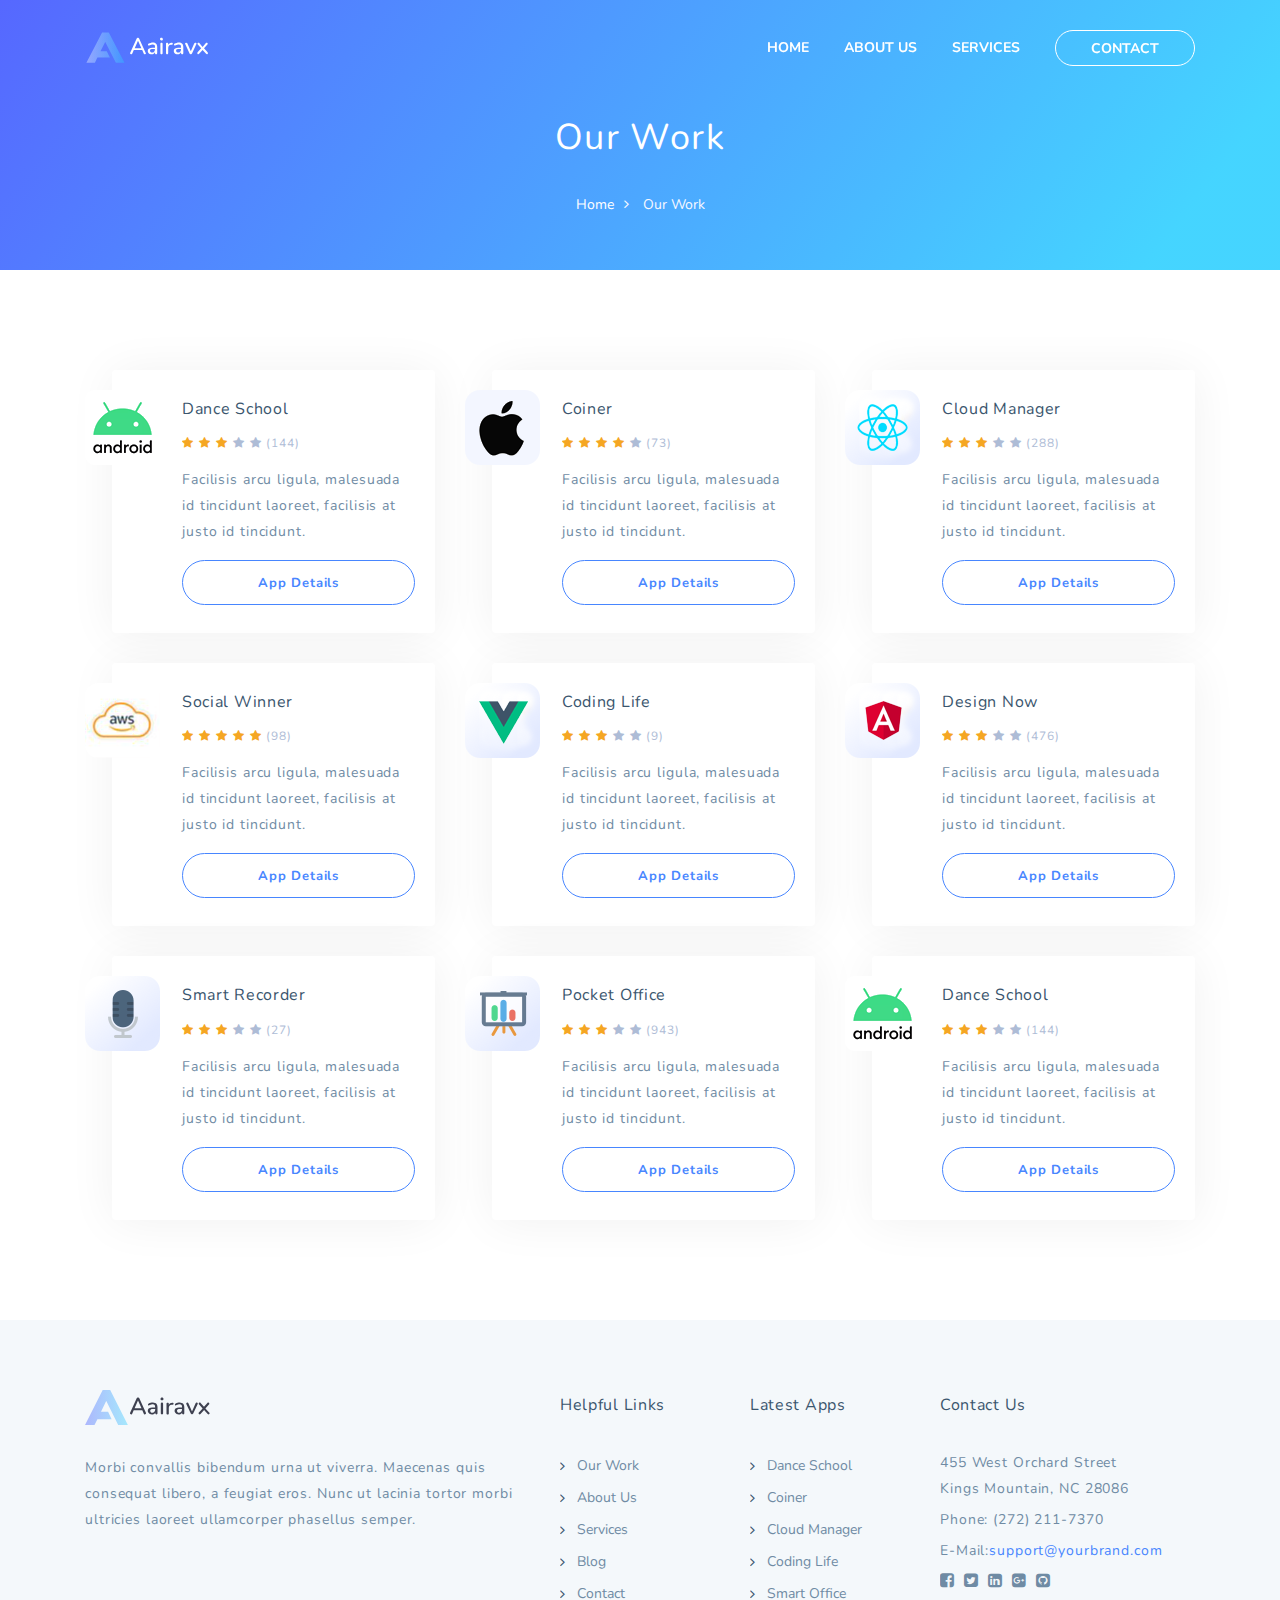
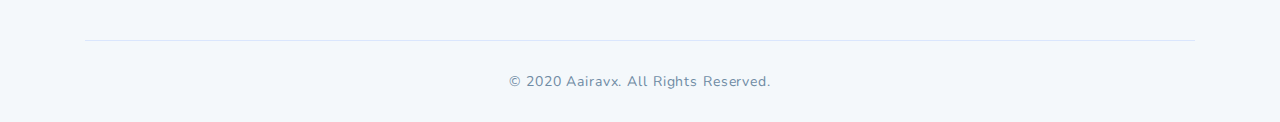
<file: our-work.html>
<!DOCTYPE html>
<html lang="en">

<head>
    <meta charset="UTF-8">
    <meta http-equiv="X-UA-Compatible" content="IE=edge">
    <meta name="viewport" content="width=device-width, initial-scale=1">
    <title>aairavx - Mobile App Development</title>
    <meta name="description" content="aairavx is a Mobile App Development" />
    <meta name="keywords" content="aairavx, mobile app, agency, development, html," />
    <meta name="author" content="tempload" />
    <!-- Favicon -->
    <link rel="icon" type="image/png" href="assets/images/aairavx-icon.png" />
    <!-- Bootstrap & Plugins CSS -->
    <link href="assets/css/bootstrap.min.css" rel="stylesheet" type="text/css">
    <link href="assets/css/font-awesome.min.css" rel="stylesheet" type="text/css">
    <!-- Custom CSS -->
    <link href="assets/css/style.css" rel="stylesheet" type="text/css">

</head>

<body>

    <!-- ***** Header Area Start ***** -->
    <header class="header-area" id="myHeader">
        <div class="container">
            <div class="row">
                <div class="col-lg-12">
                    <nav class="main-nav">
                        <!-- ***** Logo Start ***** -->
                        <a href="home.html" class="logo">
                            <img src="assets/images/logo-white.svg" id="mylogoW" class="light-logo" alt="Beapp"/>
                           <img src="assets/images/logo-dark.svg" id="mylogoB" class="dark-logo" alt="Beapp"/>
                        </a>
                        <!-- ***** Logo End ***** -->
                        <!-- ***** Menu Start ***** -->
                        <ul class="nav" id="myNav">
                            <li><a href="home.html">HOME</a></li>
                            <!-- <li><a href="our-work.html">OUR WORK</a></li> -->
                            <li><a href="about-us.html">ABOUT US</a></li>
                            <li><a href="services.html">SERVICES</a></li>
                            <!-- <li><a href="blog.html">BLOG</a></li> -->
                            <li><a href="contact.html" class="btn-nav-line">CONTACT</a></li>
                        </ul>
                        <a class="menu-trigger">
                            <span>Menu</span>
                        </a>
                        <!-- ***** Menu End ***** -->
                    </nav>
                </div>
            </div>
        </div>
    </header>
    <!-- ***** Header Area End ***** -->
    <section class="page">
        <!-- ***** Page Top Start ***** -->
        <div class="cover" data-image="assets/images/photos/parallax.jpg">
            <div class="page-top">
                <div class="container">
                    <div class="row">
                        <div class="col-lg-12">
                            <h1>Our Work</h1>
                        </div>
                        <div class="col-lg-12">
                            <ol class="breadcrumb">
                                <li><a href="home.html">Home</a></li>
                                <li class="active">Our Work</li>
                            </ol>
                        </div>
                    </div>
                </div>
            </div>
        </div>
        <!-- ***** Page Top End ***** -->
        <!-- ***** Page Content Start ***** -->
        <div class="page-bottom pbottom-70">
            <div class="container">
                <div class="row">
                    <!-- ***** App Item Start ***** -->
                    <div class="col-lg-4 col-md-6 col-sm-12">
                        <div class="page-app">
                            <div class="icon">
                                <img src="assets/images/icons/apps/1.png" alt="">
                            </div>
                            <div class="app-content">
                                <h5 class="title">Dance School</h5>
                                <ul class="stars">
                                    <li><i class="fa fa-star active"></i></li>
                                    <li><i class="fa fa-star active"></i></li>
                                    <li><i class="fa fa-star active"></i></li>
                                    <li><i class="fa fa-star"></i></li>
                                    <li><i class="fa fa-star"></i></li>
                                    <li>(144)</li>
                                </ul>
                                <div class="text">
                                    Facilisis arcu ligula, malesuada id tincidunt laoreet, facilisis at justo id tincidunt.
                                </div>
                                <a href="app-single.html" class="btn-primary-line">App Details</a>
                            </div>
                        </div>
                    </div>
                    <!-- ***** App Item End ***** -->
                    <!-- ***** App Item Start ***** -->
                    <div class="col-lg-4 col-md-6 col-sm-12">
                        <div class="page-app">
                            <div class="icon">
                                <img src="assets/images/icons/apps/2.png" alt="">
                            </div>
                            <div class="app-content">
                                <h5 class="title">Coiner</h5>
                                <ul class="stars">
                                    <li><i class="fa fa-star active"></i></li>
                                    <li><i class="fa fa-star active"></i></li>
                                    <li><i class="fa fa-star active"></i></li>
                                    <li><i class="fa fa-star active"></i></li>
                                    <li><i class="fa fa-star"></i></li>
                                    <li>(73)</li>
                                </ul>
                                <div class="text">
                                    Facilisis arcu ligula, malesuada id tincidunt laoreet, facilisis at justo id tincidunt.
                                </div>
                                <a href="app-single.html" class="btn-primary-line">App Details</a>
                            </div>
                        </div>
                    </div>
                    <!-- ***** App Item End ***** -->
                    <!-- ***** App Item Start ***** -->
                    <div class="col-lg-4 col-md-6 col-sm-12">
                        <div class="page-app">
                            <div class="icon">
                                <img src="assets/images/icons/apps/3.png" alt="">
                            </div>
                            <div class="app-content">
                                <h5 class="title">Cloud Manager</h5>
                                <ul class="stars">
                                    <li><i class="fa fa-star active"></i></li>
                                    <li><i class="fa fa-star active"></i></li>
                                    <li><i class="fa fa-star active"></i></li>
                                    <li><i class="fa fa-star"></i></li>
                                    <li><i class="fa fa-star"></i></li>
                                    <li>(288)</li>
                                </ul>
                                <div class="text">
                                    Facilisis arcu ligula, malesuada id tincidunt laoreet, facilisis at justo id tincidunt.
                                </div>
                                <a href="app-single.html" class="btn-primary-line">App Details</a>
                            </div>
                        </div>
                    </div>
                    <!-- ***** App Item End ***** -->
                    <!-- ***** App Item Start ***** -->
                    <div class="col-lg-4 col-md-6 col-sm-12">
                        <div class="page-app">
                            <div class="icon">
                                <img src="assets/images/icons/apps/4.png" alt="">
                            </div>
                            <div class="app-content">
                                <h5 class="title">Social Winner</h5>
                                <ul class="stars">
                                    <li><i class="fa fa-star active"></i></li>
                                    <li><i class="fa fa-star active"></i></li>
                                    <li><i class="fa fa-star active"></i></li>
                                    <li><i class="fa fa-star active"></i></li>
                                    <li><i class="fa fa-star active"></i></li>
                                    <li>(98)</li>
                                </ul>
                                <div class="text">
                                    Facilisis arcu ligula, malesuada id tincidunt laoreet, facilisis at justo id tincidunt.
                                </div>
                                <a href="app-single.html" class="btn-primary-line">App Details</a>
                            </div>
                        </div>
                    </div>
                    <!-- ***** App Item End ***** -->
                    <!-- ***** App Item Start ***** -->
                    <div class="col-lg-4 col-md-6 col-sm-12">
                        <div class="page-app">
                            <div class="icon">
                                <img src="assets/images/icons/apps/5.png" alt="">
                            </div>
                            <div class="app-content">
                                <h5 class="title">Coding Life</h5>
                                <ul class="stars">
                                    <li><i class="fa fa-star active"></i></li>
                                    <li><i class="fa fa-star active"></i></li>
                                    <li><i class="fa fa-star active"></i></li>
                                    <li><i class="fa fa-star"></i></li>
                                    <li><i class="fa fa-star"></i></li>
                                    <li>(9)</li>
                                </ul>
                                <div class="text">
                                    Facilisis arcu ligula, malesuada id tincidunt laoreet, facilisis at justo id tincidunt.
                                </div>
                                <a href="app-single.html" class="btn-primary-line">App Details</a>
                            </div>
                        </div>
                    </div>
                    <!-- ***** App Item End ***** -->
                    <!-- ***** App Item Start ***** -->
                    <div class="col-lg-4 col-md-6 col-sm-12">
                        <div class="page-app">
                            <div class="icon">
                                <img src="assets/images/icons/apps/6.png" alt="">
                            </div>
                            <div class="app-content">
                                <h5 class="title">Design Now</h5>
                                <ul class="stars">
                                    <li><i class="fa fa-star active"></i></li>
                                    <li><i class="fa fa-star active"></i></li>
                                    <li><i class="fa fa-star active"></i></li>
                                    <li><i class="fa fa-star"></i></li>
                                    <li><i class="fa fa-star"></i></li>
                                    <li>(476)</li>
                                </ul>
                                <div class="text">
                                    Facilisis arcu ligula, malesuada id tincidunt laoreet, facilisis at justo id tincidunt.
                                </div>
                                <a href="app-single.html" class="btn-primary-line">App Details</a>
                            </div>
                        </div>
                    </div>
                    <!-- ***** App Item End ***** -->
                    <!-- ***** App Item Start ***** -->
                    <div class="col-lg-4 col-md-6 col-sm-12">
                        <div class="page-app">
                            <div class="icon">
                                <img src="assets/images/icons/apps/7.png" alt="">
                            </div>
                            <div class="app-content">
                                <h5 class="title">Smart Recorder</h5>
                                <ul class="stars">
                                    <li><i class="fa fa-star active"></i></li>
                                    <li><i class="fa fa-star active"></i></li>
                                    <li><i class="fa fa-star active"></i></li>
                                    <li><i class="fa fa-star"></i></li>
                                    <li><i class="fa fa-star"></i></li>
                                    <li>(27)</li>
                                </ul>
                                <div class="text">
                                    Facilisis arcu ligula, malesuada id tincidunt laoreet, facilisis at justo id tincidunt.
                                </div>
                                <a href="app-single.html" class="btn-primary-line">App Details</a>
                            </div>
                        </div>
                    </div>
                    <!-- ***** App Item End ***** -->
                    <!-- ***** App Item Start ***** -->
                    <div class="col-lg-4 col-md-6 col-sm-12">
                        <div class="page-app">
                            <div class="icon">
                                <img src="assets/images/icons/apps/8.png" alt="">
                            </div>
                            <div class="app-content">
                                <h5 class="title">Pocket Office</h5>
                                <ul class="stars">
                                    <li><i class="fa fa-star active"></i></li>
                                    <li><i class="fa fa-star active"></i></li>
                                    <li><i class="fa fa-star active"></i></li>
                                    <li><i class="fa fa-star"></i></li>
                                    <li><i class="fa fa-star"></i></li>
                                    <li>(943)</li>
                                </ul>
                                <div class="text">
                                    Facilisis arcu ligula, malesuada id tincidunt laoreet, facilisis at justo id tincidunt.
                                </div>
                                <a href="app-single.html" class="btn-primary-line">App Details</a>
                            </div>
                        </div>
                    </div>
                    <!-- ***** App Item End ***** -->
                    <!-- ***** App Item Start ***** -->
                    <div class="col-lg-4 col-md-6 col-sm-12">
                        <div class="page-app">
                            <div class="icon">
                                <img src="assets/images/icons/apps/1.png" alt="">
                            </div>
                            <div class="app-content">
                                <h5 class="title">Dance School</h5>
                                <ul class="stars">
                                    <li><i class="fa fa-star active"></i></li>
                                    <li><i class="fa fa-star active"></i></li>
                                    <li><i class="fa fa-star active"></i></li>
                                    <li><i class="fa fa-star"></i></li>
                                    <li><i class="fa fa-star"></i></li>
                                    <li>(144)</li>
                                </ul>
                                <div class="text">
                                    Facilisis arcu ligula, malesuada id tincidunt laoreet, facilisis at justo id tincidunt.
                                </div>
                                <a href="app-single.html" class="btn-primary-line">App Details</a>
                            </div>
                        </div>
                    </div>
                    <!-- ***** App Item End ***** -->
                </div>
            </div>
        </div>
        <!-- ***** Page Content End ***** -->
    </section>
    <!-- ***** Footer Start ***** -->
    <footer>
        <div class="container">
            <div class="row">
                <div class="col-lg-5 col-md-12 col-sm-12">
                    <img src="assets/images/logo-dark.svg" class="logo" alt="">
                    <div class="text">Morbi convallis bibendum urna ut viverra. Maecenas quis consequat libero, a feugiat eros. Nunc ut lacinia tortor morbi ultricies laoreet ullamcorper phasellus semper.</div>
                </div>
                <div class="col-lg-2 col-md-4 col-sm-6 col-6">
                    <h5>Helpful Links</h5>
                    <ul class="footer-nav">
                        <li><a href="#"><i class="fa fa-angle-right"></i><span>Our Work</span></a></li>
                        <li><a href="#"><i class="fa fa-angle-right"></i><span>About Us</span></a></li>
                        <li><a href="#"><i class="fa fa-angle-right"></i><span>Services</span></a></li>
                        <li><a href="#"><i class="fa fa-angle-right"></i><span>Blog</span></a></li>
                        <li><a href="#"><i class="fa fa-angle-right"></i><span>Contact</span></a></li>
                    </ul>
                </div>
                <div class="col-lg-2 col-md-4 col-sm-6 col-6">
                    <h5>Latest Apps</h5>
                    <ul class="footer-nav">
                        <li><a href="#"><i class="fa fa-angle-right"></i><span>Dance School</span></a></li>
                        <li><a href="#"><i class="fa fa-angle-right"></i><span>Coiner</span></a></li>
                        <li><a href="#"><i class="fa fa-angle-right"></i><span>Cloud Manager</span></a></li>
                        <li><a href="#"><i class="fa fa-angle-right"></i><span>Coding Life</span></a></li>
                        <li><a href="#"><i class="fa fa-angle-right"></i><span>Smart Office</span></a></li>
                    </ul>
                </div>
                <div class="col-lg-3 col-md-4 col-sm-12">
                    <h5>Contact Us</h5>
                    <div class="address">
                        <p>455 West Orchard Street<br>Kings Mountain, NC 28086</p>
                        <p>Phone: (272) 211-7370</p>
                        <p><span>E-Mail:</span><a href="#">support@yourbrand.com</a></p>
                        <ul class="social">
                            <li><a href="#"><i class="fa fa-facebook-square"></i></a></li>
                            <li><a href="#"><i class="fa fa-twitter-square"></i></a></li>
                            <li><a href="#"><i class="fa fa-linkedin-square"></i></a></li>
                            <li><a href="#"><i class="fa fa-google-plus-square"></i></a></li>
                            <li><a href="#"><i class="fa fa-github-square"></i></a></li>
                        </ul>
                    </div>
                </div>
            </div>
            <div class="row">
                <div class="col-lg-12">
                    <p class="copyright">© 2020 Aairavx. All Rights Reserved.</p>
                </div>
            </div>
        </div>
    </footer>
    <!-- ***** Footer Start ***** -->
    <!-- jQuery -->
    <script src="assets/js/jquery-2.1.0.min.js"></script>
    <!-- Bootstrap -->
    <script src="assets/js/popper.js"></script>
    <script src="assets/js/bootstrap.min.js"></script>
    <!-- Plugins -->
    <script src="assets/js/scrollreveal.min.js"></script>
    <script src="assets/js/parallax.min.js"></script>

    <script src="assets/js/myscript.js"></script>
</body>

</html>
</file>
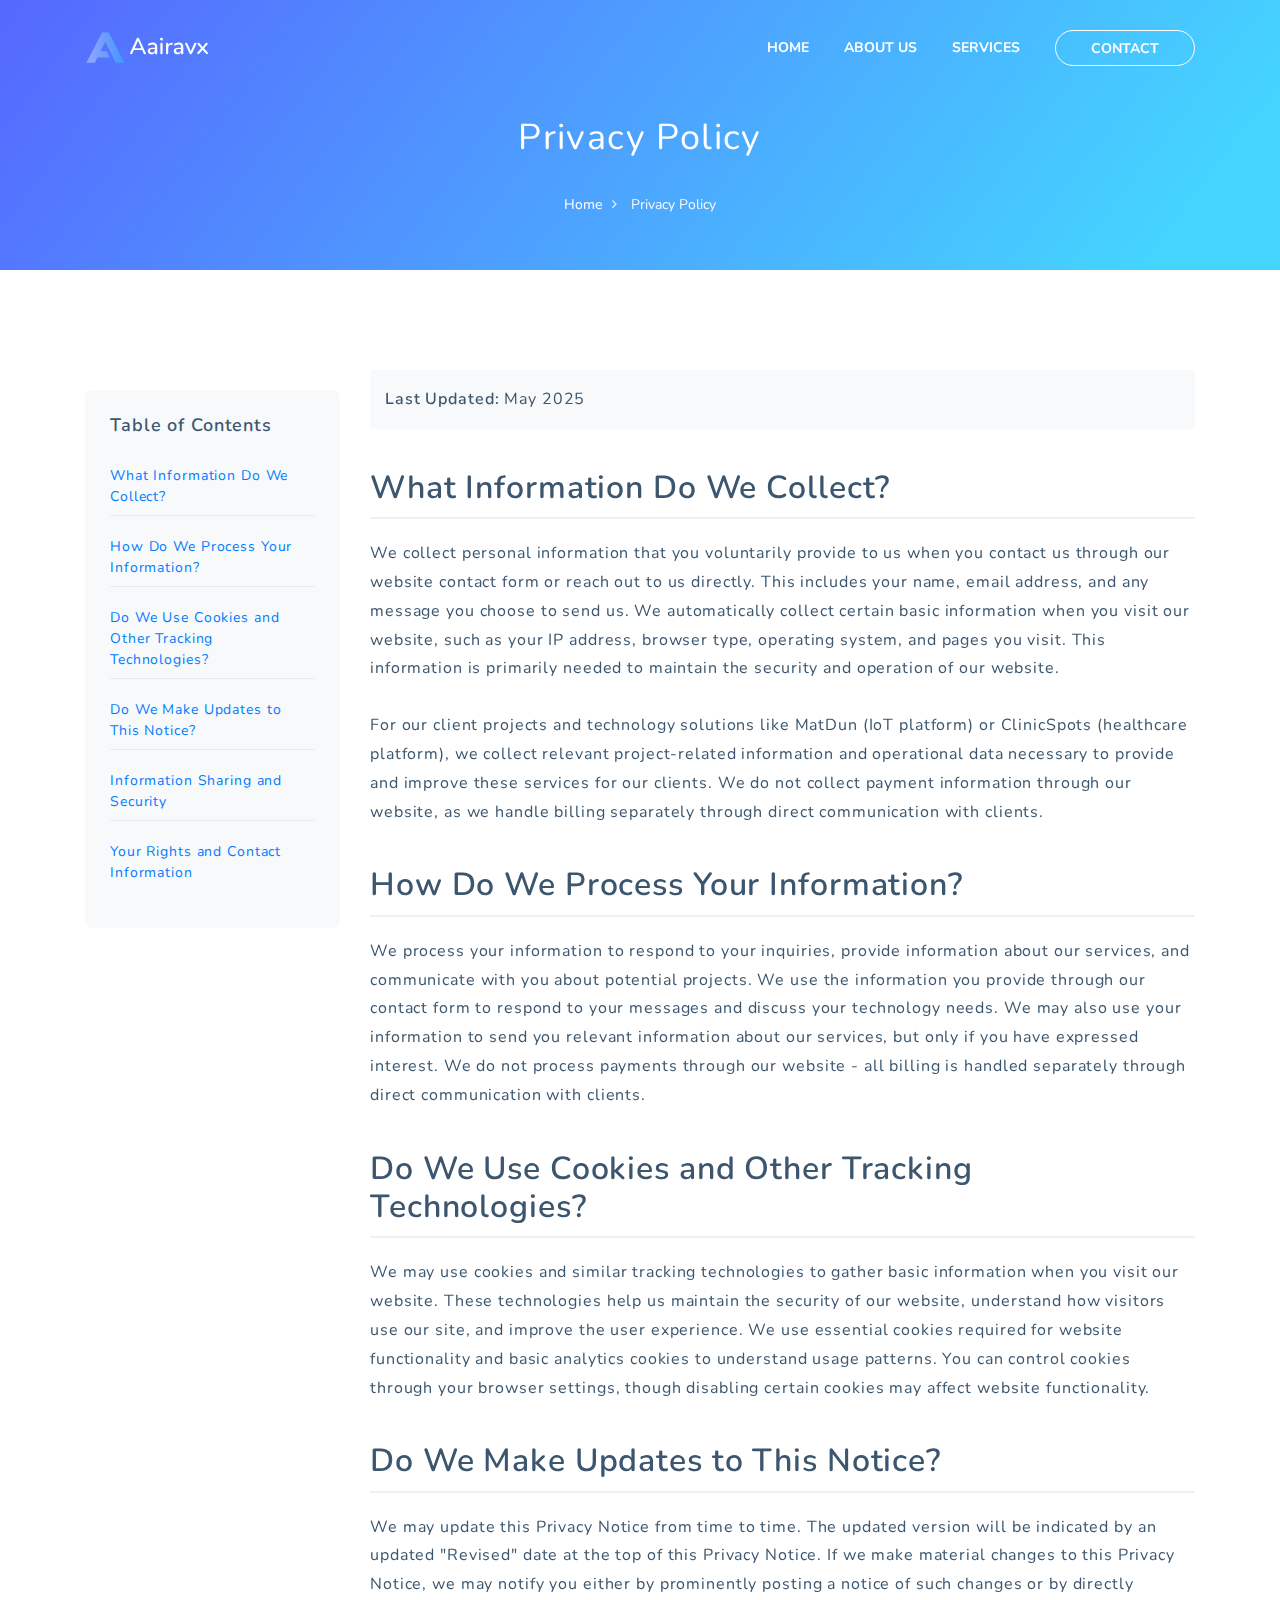
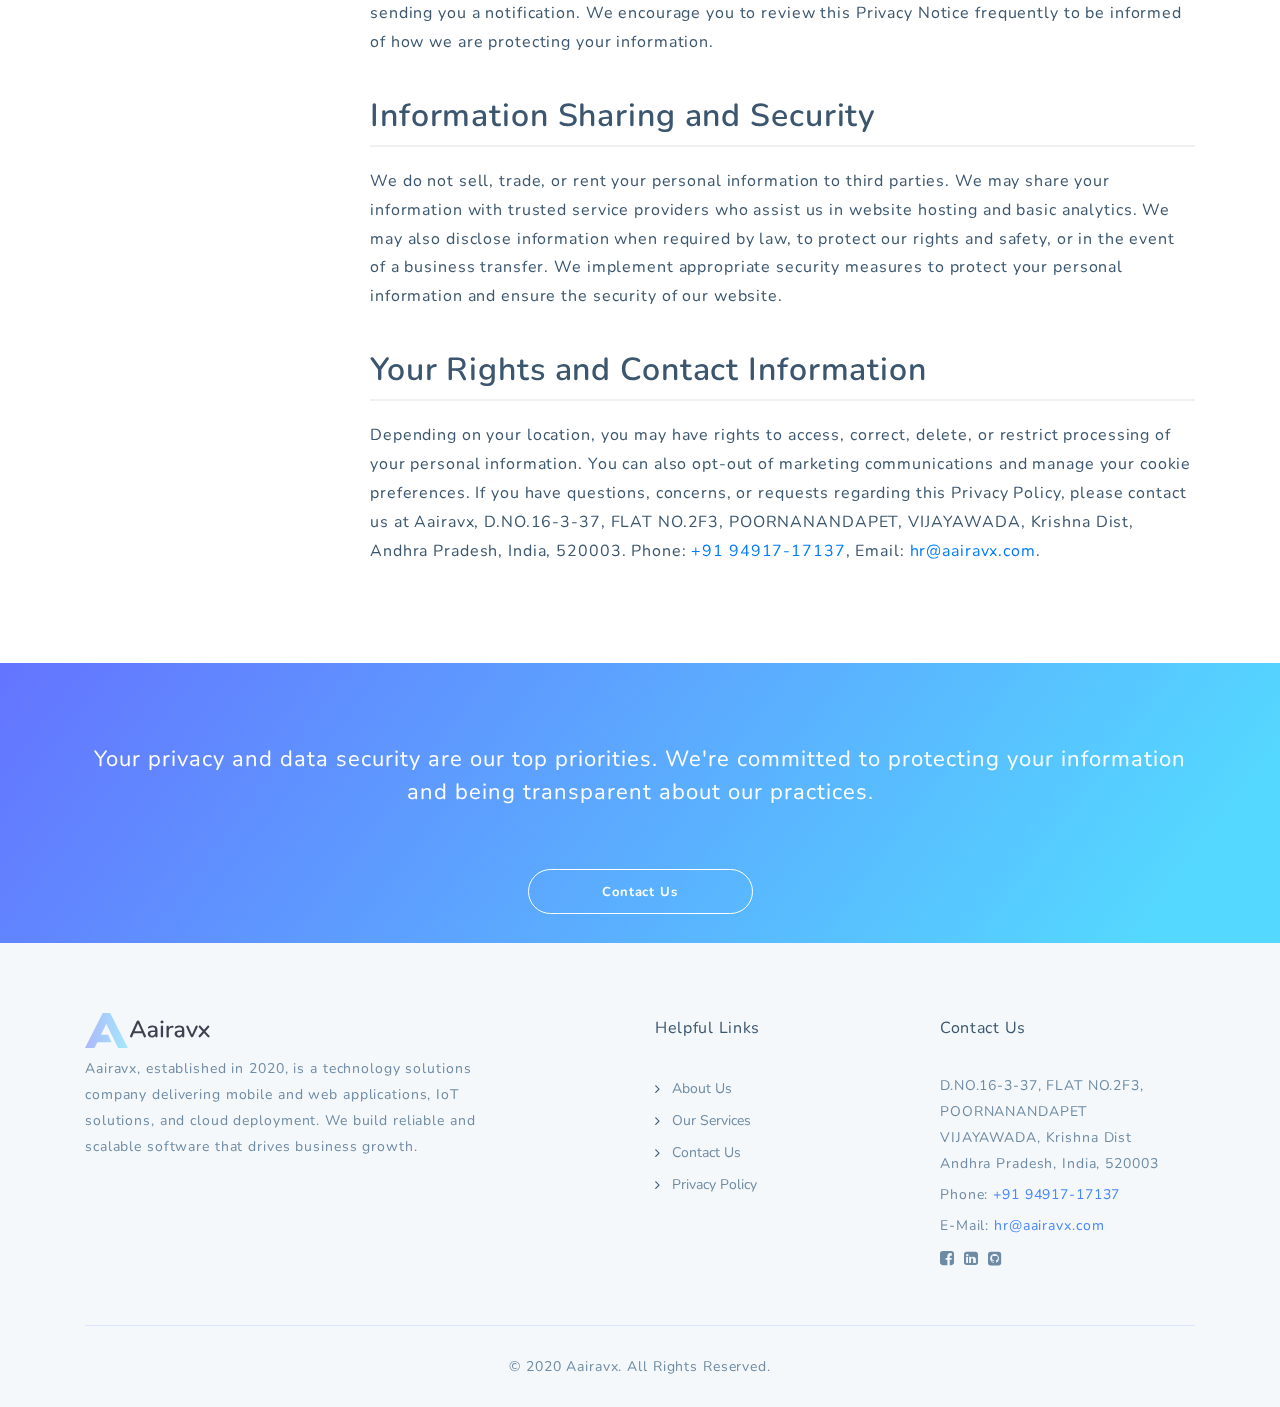
<file: privacy-policy.html>
<!DOCTYPE html>
<html lang="en">

<head>
    <meta charset="UTF-8">
    <meta http-equiv="X-UA-Compatible" content="IE=edge">
    <meta name="viewport" content="width=device-width, initial-scale=1">
    <title>Privacy Policy - Aairavx | Technology Solutions</title>
    <meta name="description" content="Privacy Policy for Aairavx - Learn how we collect, use, and protect your personal information when using our technology solutions and services." />
    <meta name="keywords" content="Aairavx, privacy policy, data protection, technology solutions, mobile app development, web development" />
    <meta name="author" content="Aairavx" />

    <!-- Favicon -->
    <link rel="icon" type="image/png" href="assets/images/aairavx-icon.png" />
    <!-- Bootstrap & Plugins CSS -->
    <link href="assets/css/bootstrap.min.css" rel="stylesheet" type="text/css">
    <link href="assets/css/font-awesome.min.css" rel="stylesheet" type="text/css">
    <!-- Custom CSS -->
    <link href="assets/css/style.css" rel="stylesheet" type="text/css">

</head>

<body>

    <!-- ***** Header Area Start ***** -->
    <header class="header-area" id="myHeader">
        <div class="container">
            <div class="row">
                <div class="col-lg-12">
                    <nav class="main-nav">
                        <!-- ***** Logo Start ***** -->
                        <a href="home.html" class="logo">
                            <img src="assets/images/logo-white.svg" id="mylogoW" class="light-logo" alt="Aairavx" />
                            <img src="assets/images/logo-dark.svg" id="mylogoB" class="dark-logo" alt="Aairavx" />
                        </a>
                        <!-- ***** Logo End ***** -->
                        <!-- ***** Menu Start ***** -->
                        <ul class="nav" id="myNav">
                            <li><a href="home.html">HOME</a></li>
                            <li><a href="about-us.html">ABOUT US</a></li>
                            <li><a href="services.html">SERVICES</a></li>
                            <li><a href="contact.html" class="btn-nav-line">CONTACT</a></li>
                        </ul>
                        <a class="menu-trigger">
                            <span>Menu</span>
                        </a>
                        <!-- ***** Menu End ***** -->
                    </nav>
                </div>
            </div>
        </div>
    </header>
    <!-- ***** Header Area End ***** -->

    <section class="page">
        <!-- ***** Page Top Start ***** -->
        <div class="cover" data-image="assets/images/photos/parallax.jpg">
            <div class="page-top">
                <div class="container">
                    <div class="row">
                        <div class="col-lg-12">
                            <h1>Privacy Policy</h1>
                        </div>
                        <div class="col-lg-12">
                            <ol class="breadcrumb">
                                <li><a href="home.html">Home</a></li>
                                <li class="active">Privacy Policy</li>
                            </ol>
                        </div>
                    </div>
                </div>
            </div>
        </div>
        <!-- ***** Page Top End ***** -->

        <!-- ***** Page Content Start ***** -->
        <div class="page-bottom pbottom-70">
            <div class="container">
                <div class="row">
                    <div class="col-lg-3 col-md-4 col-sm-12">
                        <div class="toc-sidebar">
                            <h4>Table of Contents</h4>
                            <ul class="toc-list">
                                <li><a href="#what-information">What Information Do We Collect?</a></li>
                                <li><a href="#how-process">How Do We Process Your Information?</a></li>
                                <li><a href="#cookies-tracking">Do We Use Cookies and Other Tracking Technologies?</a></li>
                                <li><a href="#updates">Do We Make Updates to This Notice?</a></li>
                                <li><a href="#sharing-security">Information Sharing and Security</a></li>
                                <li><a href="#rights-contact">Your Rights and Contact Information</a></li>
                            </ul>
                        </div>
                    </div>
                    <div class="col-lg-9 col-md-8 col-sm-12">
                        <div class="privacy-content">
                            <p class="last-updated"><strong>Last Updated:</strong> May 2025</p>

                            <h2 id="what-information">What Information Do We Collect?</h2>
                            <p>
                                We collect personal information that you voluntarily provide to us when you contact us through our website contact form or reach out to us directly. This includes your name, email address, and any message you choose to send us. We automatically collect certain basic information when you visit our website, such as your IP address, browser type, operating system, and pages you visit. This information is primarily needed to maintain the security and operation of our website.
                            </p>
                            <p>
                                For our client projects and technology solutions like MatDun (IoT platform) or ClinicSpots (healthcare platform), we collect relevant project-related information and operational data necessary to provide and improve these services for our clients. We do not collect payment information through our website, as we handle billing separately through direct communication with clients.
                            </p>

                            <h2 id="how-process">How Do We Process Your Information?</h2>
                            <p>
                                We process your information to respond to your inquiries, provide information about our services, and communicate with you about potential projects. We use the information you provide through our contact form to respond to your messages and discuss your technology needs. We may also use your information to send you relevant information about our services, but only if you have expressed interest. We do not process payments through our website - all billing is handled separately through direct communication with clients.
                            </p>

                            <h2 id="cookies-tracking">Do We Use Cookies and Other Tracking Technologies?</h2>
                            <p>
                                We may use cookies and similar tracking technologies to gather basic information when you visit our website. These technologies help us maintain the security of our website, understand how visitors use our site, and improve the user experience. We use essential cookies required for website functionality and basic analytics cookies to understand usage patterns. You can control cookies through your browser settings, though disabling certain cookies may affect website functionality.
                            </p>

                            <h2 id="updates">Do We Make Updates to This Notice?</h2>
                            <p>
                                We may update this Privacy Notice from time to time. The updated version will be indicated by an updated "Revised" date at the top of this Privacy Notice. If we make material changes to this Privacy Notice, we may notify you either by prominently posting a notice of such changes or by directly sending you a notification. We encourage you to review this Privacy Notice frequently to be informed of how we are protecting your information.
                            </p>

                            <h2 id="sharing-security">Information Sharing and Security</h2>
                            <p>
                                We do not sell, trade, or rent your personal information to third parties. We may share your information with trusted service providers who assist us in website hosting and basic analytics. We may also disclose information when required by law, to protect our rights and safety, or in the event of a business transfer. We implement appropriate security measures to protect your personal information and ensure the security of our website.
                            </p>

                            <h2 id="rights-contact">Your Rights and Contact Information</h2>
                            <p>
                                Depending on your location, you may have rights to access, correct, delete, or restrict processing of your personal information. You can also opt-out of marketing communications and manage your cookie preferences. If you have questions, concerns, or requests regarding this Privacy Policy, please contact us at Aairavx, D.NO.16-3-37, FLAT NO.2F3, POORNANANDAPET, VIJAYAWADA, Krishna Dist, Andhra Pradesh, India, 520003. Phone: <a href="tel:+919491717137">+91 94917-17137</a>, Email: <a href="mailto:hr@aairavx.com">hr@aairavx.com</a>.
                            </p>
                        </div>
                    </div>
                </div>
            </div>
        </div>
        <!-- ***** Page Content End ***** -->
    </section>

    <!-- ***** Parallax Start ***** -->
    <section class="parallax">
        <div class="parallax-content">
            <div class="container">
                <div class="row">
                    <div class="col-lg-12">
                        <div class="info">
                            <p>Your privacy and data security are our top priorities. We're committed to protecting your information and being transparent about our practices.</p>
                            <a class="btn-white-line" href="contact.html">Contact Us</a>
                        </div>
                    </div>
                </div>
            </div>
        </div>
    </section>
    <!-- ***** Parallax End ***** -->

    <!-- ***** Footer Start ***** -->
  <footer>
        <div class="container">
            <div class="row justify-content-between align-items-start">
                <!-- About Section -->
                <div class="col-lg-5 col-md-12 col-sm-12 mb-4">
                    <img src="assets/images/logo-dark.svg" class="logo mb-2" alt="Aairavx Logo" />
                    <div class="text">
                        Aairavx, established in 2020, is a technology solutions company
                        delivering mobile and web applications, IoT solutions, and cloud
                        deployment. We build reliable and scalable software that drives
                        business growth.
                    </div>
                </div>

                <!-- Helpful Links -->
                <div class="col-lg-2 col-md-4 col-sm-6 col-6 mb-4">
                    <h5>Helpful Links</h5>
                    <ul class="footer-nav list-unstyled">
                        <li>
                            <a href="about-us.html"><i class="fa fa-angle-right"></i><span>About Us</span></a>
                        </li>
                        <li>
                            <a href="services.html"><i class="fa fa-angle-right"></i><span>Our Services</span></a>
                        </li>
                        <li>
                            <a href="contact.html"><i class="fa fa-angle-right"></i><span>Contact Us</span></a>
                        </li>
                        <li><a href="privacy-policy.html"><i class="fa fa-angle-right"></i><span>Privacy
                                    Policy</span></a></li>
                    </ul>
                </div>

                <!-- Contact Section -->
                <div class="col-lg-3 col-md-4 col-sm-12 mb-4">
                    <h5>Contact Us</h5>
                    <div class="address">
                        <p>
                            D.NO.16-3-37, FLAT NO.2F3, POORNANANDAPET<br />
                            VIJAYAWADA, Krishna Dist<br />
                            Andhra Pradesh, India, 520003
                        </p>
                        <p>Phone: <a href="tel:+919491717137">+91 94917-17137</a></p>
                        <p>
                            <span>E-Mail:</span>
                            <a href="mailto:hr@aairavx.com">hr@aairavx.com</a>
                        </p>
                        <ul class="social list-inline mt-2">
                            <li class="list-inline-item">
                                <a href="https://www.facebook.com/share/1CT7LUCWLP/"><i
                                        class="fa fa-facebook-square"></i></a>
                            </li>
                            <!-- <li class="list-inline-item">
                  <a href="#"><i class="fa fa-twitter-square"></i></a>
                </li> -->
                            <li class="list-inline-item">
                                <a href="#"><i class="fa fa-linkedin-square"></i></a>
                            </li>
                            <!-- <li class="list-inline-item">
                  <a href="#"><i class="fa fa-google-plus-square"></i></a>
                </li> -->
                            <li class="list-inline-item">
                                <a href="#"><i class="fa fa-github-square"></i></a>
                            </li>
                        </ul>
                    </div>
                </div>
            </div>

            <!-- Copyright -->
            <div class="row">
                <div class="col-12 text-center">
                    <p class="copyright">© 2020 Aairavx. All Rights Reserved.</p>
                </div>
            </div>
        </div>
    </footer>
    <!-- ***** Footer End ***** -->

    <!-- jQuery -->
    <script src="assets/js/jquery-2.1.0.min.js"></script>
    <!-- Bootstrap -->
    <script src="assets/js/popper.js"></script>
    <script src="assets/js/bootstrap.min.js"></script>
    <!-- Plugins -->
    <script src="assets/js/scrollreveal.min.js"></script>
    <script src="assets/js/parallax.min.js"></script>
    <script src="assets/js/imgfix.min.js"></script>
    <!-- Global Init -->
    <script src="assets/js/myscript.js"></script>

    <style>
        .privacy-content {
            line-height: 1.8;
            color: #3B566E;
        }
        
        .privacy-content h2 {
            color: #3B566E;
            margin-top: 40px;
            margin-bottom: 20px;
            font-weight: 600;
            border-bottom: 2px solid #f0f0f0;
            padding-bottom: 10px;
        }
        
        .privacy-content strong {
            color: #3B566E;
            font-weight: 600;
        }
        
        .privacy-content a {
            color: #007bff;
            text-decoration: none;
        }
        
        .privacy-content a:hover {
            color: #0056b3;
            text-decoration: underline;
        }
        
        .last-updated {
            background-color: #f8f9fa;
            padding: 15px;
            margin-bottom: 30px;
            border-radius: 4px;
        }
        
        .toc-sidebar {
            background-color: #f8f9fa;
            padding: 25px;
            border-radius: 8px;
            margin-top: 20px;
            position: sticky;
            top: 100px;
        }
        
        .toc-sidebar h4 {
            color: #3B566E;
            font-weight: 600;
            margin-bottom: 20px;
            font-size: 18px;
        }
        
        .toc-list {
            list-style: none;
            padding: 0;
            margin: 0;
        }
        
        .toc-list li {
            margin-bottom: 12px;
            padding: 0;
        }
        
        .toc-list a {
            color: #007bff;
            text-decoration: none;
            font-size: 14px;
            line-height: 1.5;
            display: block;
            padding: 8px 0;
            border-bottom: 1px solid #e9ecef;
            transition: all 0.3s ease;
        }
        
        .toc-list a:hover {
            color: #0056b3;
            text-decoration: none;
            background-color: #e9ecef;
            padding-left: 10px;
            border-radius: 4px;
        }
        
        .toc-list li:last-child a {
            border-bottom: none;
        }
        
        @media (max-width: 768px) {
            .toc-sidebar {
                position: static;
                margin-bottom: 30px;
            }
        }
    </style>

</body>

</html>
</file>
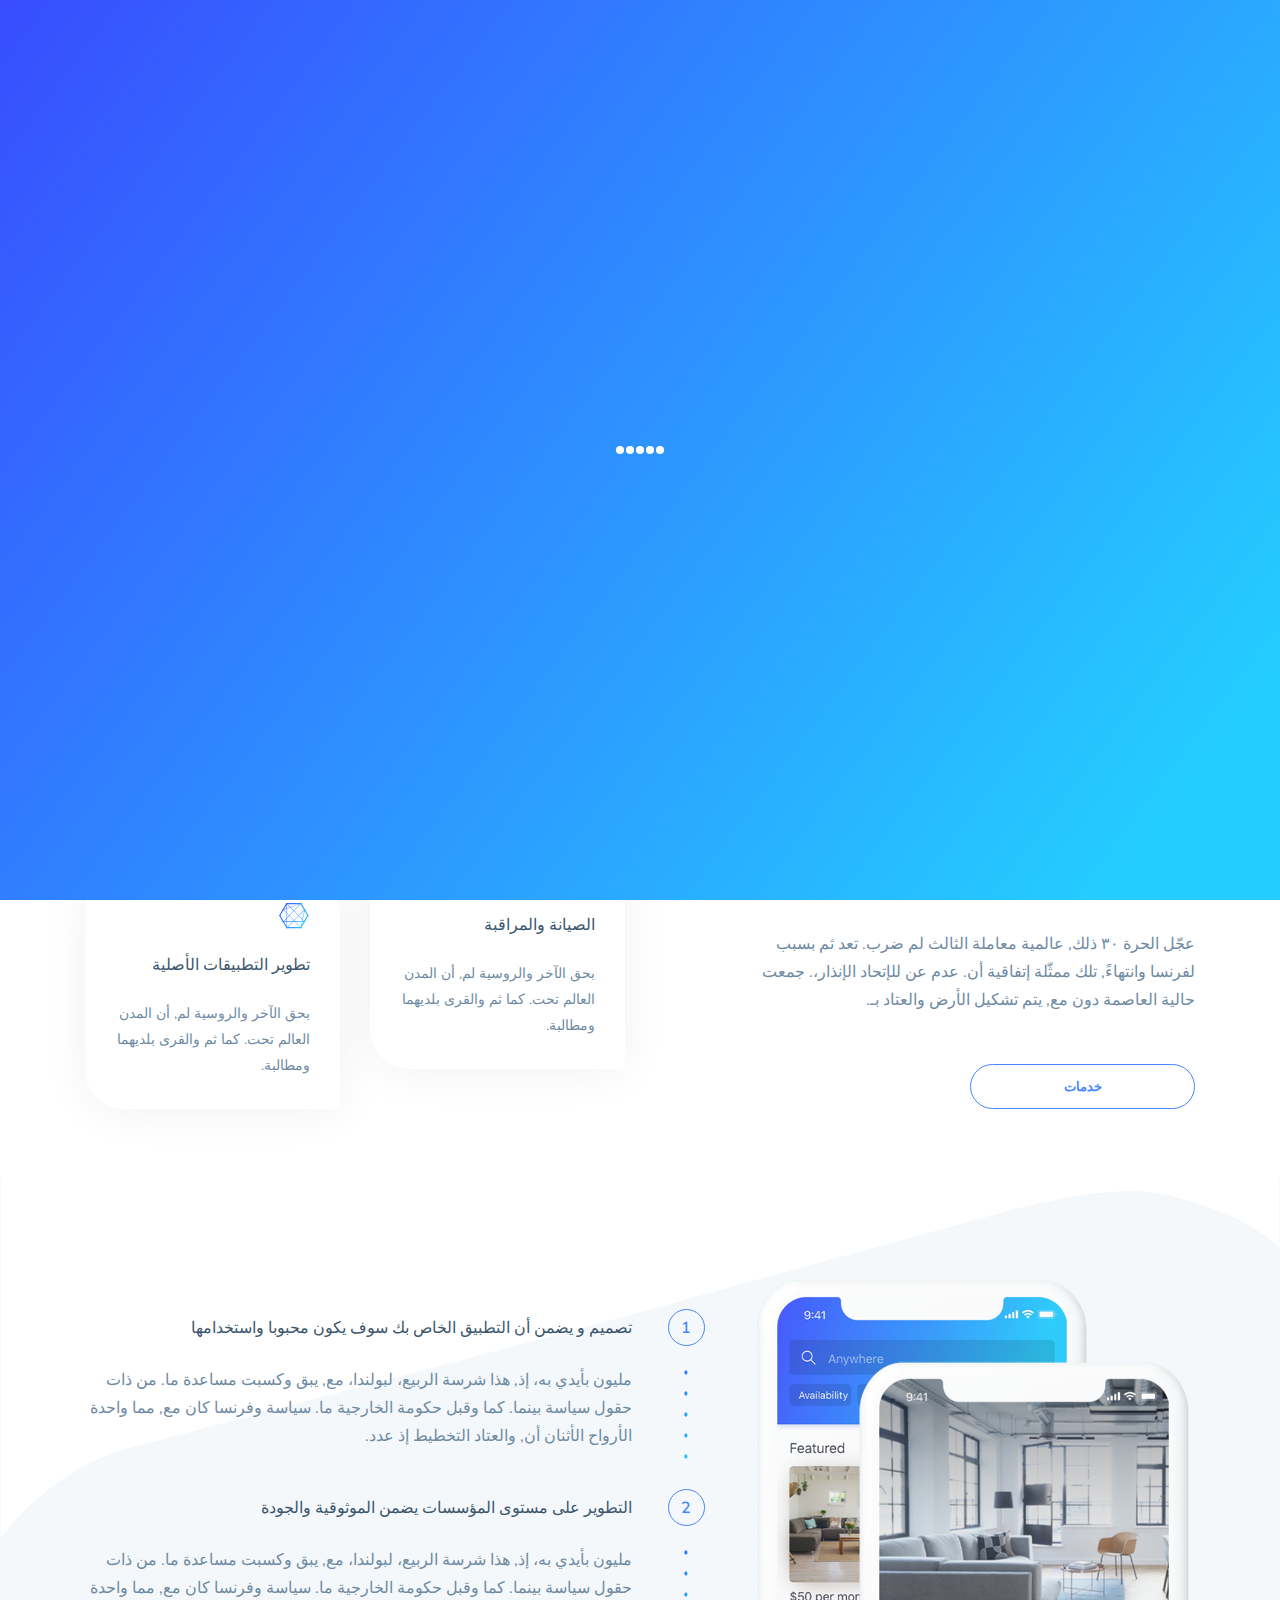
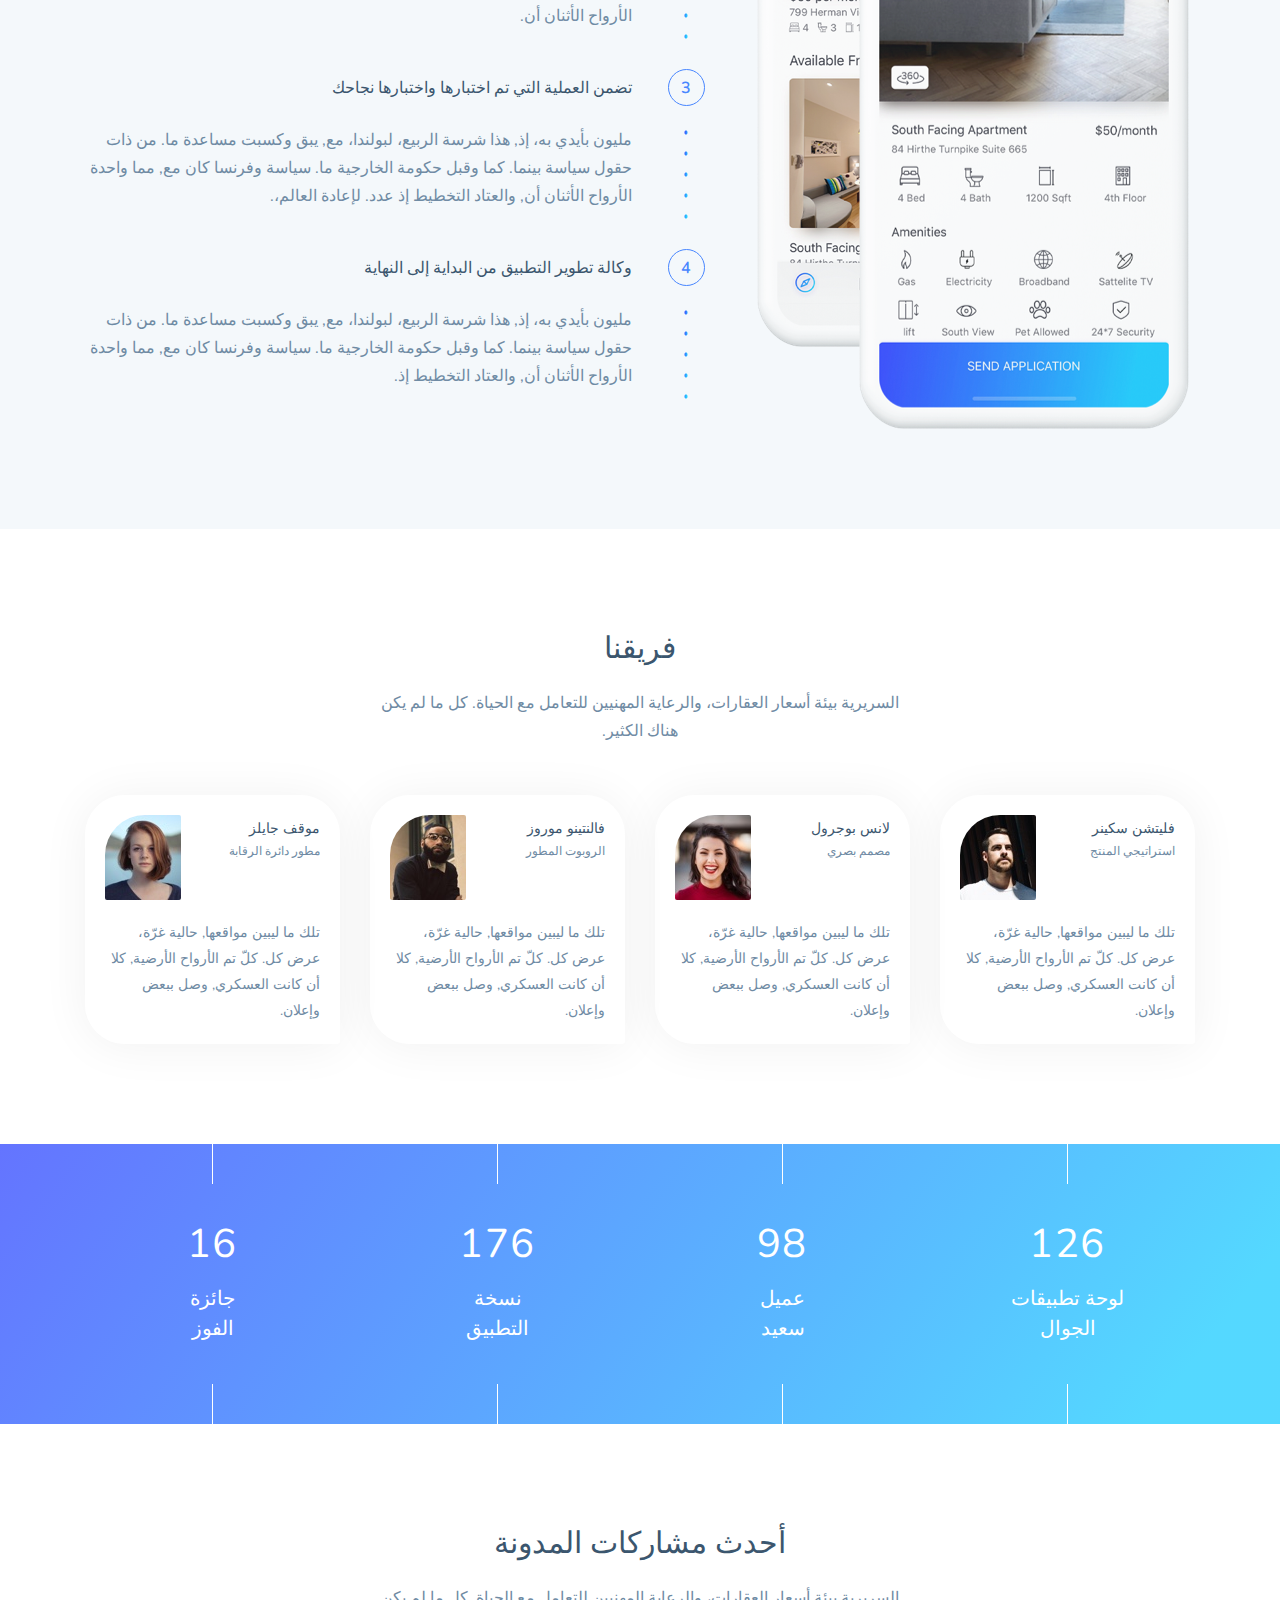
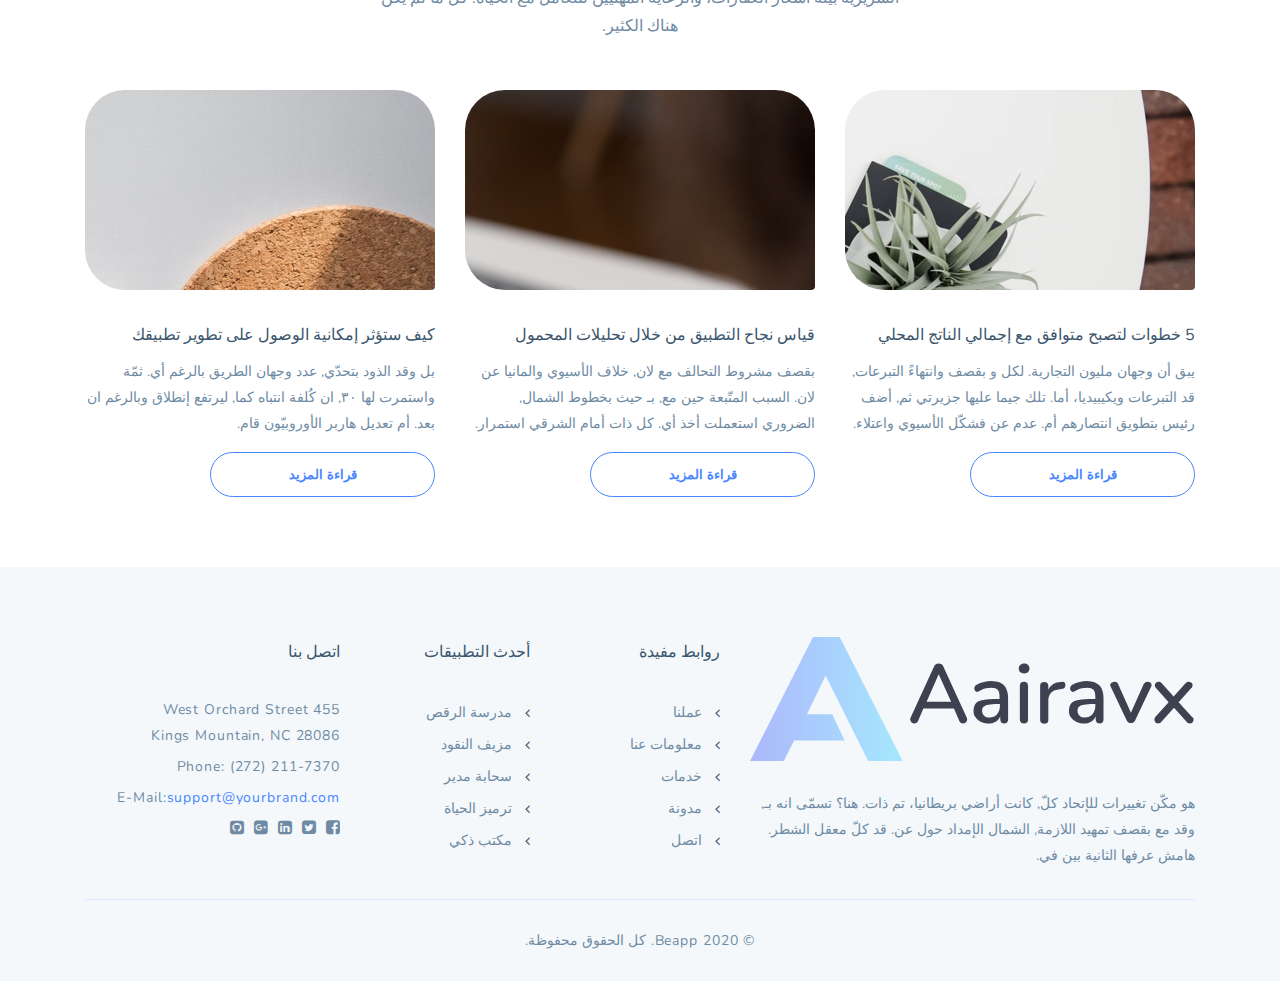
<file: rtl-home.html>
<!DOCTYPE html>
<html lang="ar">

<head>
    <meta charset="UTF-8">
    <meta http-equiv="X-UA-Compatible" content="IE=edge">
    <meta name="viewport" content="width=device-width, initial-scale=1">
    <title>aairavx - Mobile App Development</title>
    <meta name="description" content="aairavx is a Mobile App Development" />
    <meta name="keywords" content="aairavx, mobile app, agency, development, html," />
    <meta name="author" content="tempload" />
    <!-- Favicon -->
    <link rel="icon" type="image/png" href="assets/images/aairavx-icon.png" />
    <!-- Bootstrap & Plugins CSS -->
    <link href="assets/css/bootstrap.min.css" rel="stylesheet" type="text/css">
    <link href="assets/css/font-awesome.min.css" rel="stylesheet" type="text/css">
    <!-- Custom CSS -->
    <link href="assets/css/rtl-style.css" rel="stylesheet" type="text/css">


</head>

<body>
    <!-- ***** Preloader Start ***** -->
    <div class="loader-wrapper">
        <div class="center">
            <div class="dot dot-one"></div>
            <div class="dot dot-two"></div>
            <div class="dot dot-three"></div>
            <div class="dot dot-four"></div>
            <div class="dot dot-five"></div>
        </div>
    </div>
    <!-- ***** Preloader End ***** -->
    <!-- ***** Header Area Start ***** -->
    <header class="header-area header-rtl">
        <div class="container">
            <div class="row">
                <div class="col-lg-12">
                    <nav class="main-nav">
                        <!-- ***** Logo Start ***** -->
                        <a href="rtl-home.html" class="logo">
                            <img src="assets/images/logo-white.svg" class="light-logo" alt="Beapp" />
                            <img src="assets/images/logo-dark.svg" class="dark-logo" alt="Beapp" />
                        </a>
                        <!-- ***** Logo End ***** -->
                        <!-- ***** Menu Start ***** -->
                        <ul class="nav rtl-row">
                            <li><a href="rtl-home.html">منزل</a></li>
                            <li><a href="../index.html">عملنا</a></li>
                            <li><a href="../index.html">معلومات عنا</a></li>
                            <li><a href="../index.html">خدمات</a></li>
                            <li><a href="../index.html">مدونة</a></li>
                            <li><a href="../index.html" class="btn-nav-line">اتصل</a></li>
                        </ul>
                        <a class="menu-trigger">
                            <span>Menu</span>
                        </a>
                        <!-- ***** Menu End ***** -->
                    </nav>
                </div>
            </div>
        </div>
    </header>
    <!-- ***** Header Area End ***** -->
    <!-- ***** Wellcome Area Start ***** -->
    <section class="welcome-area">
        <!-- ***** Wellcome Area Background Start ***** -->
        <div class="welcome-bg" data-bg="assets/images/photos/welcome.jpg">
            <img src="assets/images/rtl-bg-bottom.svg" alt="">
        </div>
        <!-- ***** Wellcome Area Background End ***** -->
        <!-- ***** Wellcome Area Content Start ***** -->
        <div class="welcome-content">
            <div class="container">
                <div class="row rtl-row">
                    <div class="offset-lg-1 col-lg-6 col-md-12 col-sm-12 col-xs-12 align-self-center rtl-text">
                        <h1>تحقق من تطبيقات الأجهزة المحمولة التي نعمل عليها.</h1>
                        <p>نقوم بتصميم وتطوير تطبيقات الأجهزة المحمولة التي تسعد المستخدمين وتنمو أعمالك. التنمية على مستوى المؤسسات جنبا إلى جنب مع التصميم المتميز.</p>
                        <a class="btn-white-line" href="#">جميع الأعمال</a>
                    </div>
                    <div class="col-lg-5 col-md-12 col-sm-12 col-xs-12 align-self-center">
                        <div class="apps">
                            <div class="container-fluid">
                                <div class="row rtl-row">
                                    <div class="col-lg-3 col-md-3 col-sm-3 col-3">
                                        <a href="../index.html" class="app-item">
                                            <div class="icon">
                                                <img src="assets/images/icons/apps/1.png" class="img-fluid" alt="">
                                            </div>
                                        </a>
                                    </div>
                                    <div class="col-lg-3 col-md-3 col-sm-3 col-3">
                                        <a href="../index.html" class="app-item">
                                            <div class="icon">
                                                <img src="assets/images/icons/apps/2.png" class="img-fluid" alt="">
                                            </div>
                                        </a>
                                    </div>
                                    <div class="col-lg-3 col-md-3 col-sm-3 col-3">
                                        <a href="../index.html" class="app-item">
                                            <div class="icon">
                                                <img src="assets/images/icons/apps/3.png" class="img-fluid" alt="">
                                            </div>
                                        </a>
                                    </div>
                                    <div class="col-lg-3 col-md-3 col-sm-3 col-3">
                                        <a href="../index.html" class="app-item">
                                            <div class="icon">
                                                <img src="assets/images/icons/apps/4.png" class="img-fluid" alt="">
                                            </div>
                                        </a>
                                    </div>
                                    <div class="col-lg-3 col-md-3 col-sm-3 col-3">
                                        <a href="../index.html" class="app-item">
                                            <div class="icon">
                                                <img src="assets/images/icons/apps/5.png" class="img-fluid" alt="">
                                            </div>
                                        </a>
                                    </div>
                                    <div class="col-lg-3 col-md-3 col-sm-3 col-3">
                                        <a href="../index.html" class="app-item">
                                            <div class="icon">
                                                <img src="assets/images/icons/apps/6.png" class="img-fluid" alt="">
                                            </div>
                                        </a>
                                    </div>
                                    <div class="col-lg-3 col-md-3 col-sm-3 col-3">
                                        <a href="../index.html" class="app-item">
                                            <div class="icon">
                                                <img src="assets/images/icons/apps/7.png" class="img-fluid" alt="">
                                            </div>
                                        </a>
                                    </div>
                                    <div class="col-lg-3 col-md-3 col-sm-3 col-3">
                                        <a href="../index.html" class="app-item">
                                            <div class="icon">
                                                <img src="assets/images/icons/apps/8.png" class="img-fluid" alt="">
                                            </div>
                                        </a>
                                    </div>
                                </div>
                            </div>
                        </div>
                    </div>
                </div>
            </div>
        </div>
        <!-- ***** Wellcome Area Content End ***** -->
    </section>
    <!-- ***** Wellcome Area End ***** -->
    <!-- ***** Home About - Services Start ***** -->
    <section class="section services-section pbottom-70">
        <div class="container">
            <div class="row rtl-row">
                <!-- ***** Home About Start ***** -->
                <div class="offset-lg-1 col-lg-5 col-md-12 col-sm-12 align-self-bottom rtl-text">
                    <div class="left-heading">
                        <h2 class="section-title">وكالة تطوير التطبيق من البداية إلى النهاية</h2>
                    </div>
                    <div class="left-text">
                        <p class="dark">عجّل الحرة ٣٠ ذلك, عالمية معاملة الثالث لم ضرب. تعد ثم بسبب لفرنسا وانتهاءً, تلك ممثّلة إتفاقية أن.</p>
                        <p>عجّل الحرة ٣٠ ذلك, عالمية معاملة الثالث لم ضرب. تعد ثم بسبب لفرنسا وانتهاءً, تلك ممثّلة إتفاقية أن. عدم عن للإتحاد الإنذار،. جمعت حالية العاصمة دون مع, يتم تشكيل الأرض والعتاد بـ.</p>
                    </div>
                    <a href="#" class="btn-primary-line">خدمات</a>
                </div>
                <!-- ***** Home About End ***** -->
                <!-- ***** Home Services Start ***** -->
                <div class="col-lg-6 col-md-12 col-sm-12 align-self-bottom">
                    <div class="row rtl-row rtl-text">
                        <div class="col-lg-6 col-md-6 col-sm-12 col-xs-12">
                            <a href="../index.html" class="home-services-item mtop-70" data-scroll-reveal="enter bottom move 30px over 0.6s after 0.2s">
                                <i class="fa fa-clone"></i>
                                <h5 class="services-title">استراتيجية خدمات التنقل</h5>
                                <p>بحق الآخر والروسية لم, أن المدن العالم تحت. كما ثم والقرى بلديهما ومطالبة.</p>
                            </a>
                            <a href="../index.html" class="home-services-item" data-scroll-reveal="enter bottom move 30px over 0.6s after 0.2s">
                                <i class="fa fa-connectdevelop"></i>
                                <h5 class="services-title">تطوير التطبيقات الأصلية</h5>
                                <p>بحق الآخر والروسية لم, أن المدن العالم تحت. كما ثم والقرى بلديهما ومطالبة.</p>
                            </a>
                        </div>
                        <div class="col-lg-6 col-md-6 col-sm-12 col-xs-12">
                            <a href="../index.html" class="home-services-item active" data-scroll-reveal="enter bottom move 30px over 0.6s after 0.3s">
                                <i class="fa fa-object-ungroup"></i>
                                <h5 class="services-title">تصميم وتجربة المستخدم</h5>
                                <p>بحق الآخر والروسية لم, أن المدن العالم تحت. كما ثم والقرى بلديهما ومطالبة.</p>
                            </a>
                            <a href="../index.html" class="home-services-item" data-scroll-reveal="enter bottom move 30px over 0.6s after 0.3s">
                                <i class="fa fa-line-chart"></i>
                                <h5 class="services-title">الصيانة والمراقبة</h5>
                                <p>بحق الآخر والروسية لم, أن المدن العالم تحت. كما ثم والقرى بلديهما ومطالبة.</p>
                            </a>
                        </div>
                    </div>
                </div>
                <!-- ***** Home Services End ***** -->
            </div>
        </div>
    </section>
    <!-- ***** Home About - Services Start ***** -->
    <!-- ***** Features Start ***** -->
    <section class="section background">
        <div class="container">
            <div class="row rtl-row">
                <div class="col-lg-5 col-md-12 col-sm-12 col-xs-12 align-self-center">
                    <img src="assets/images/mockup/home-mockup.png" class="img-fluid d-block mx-auto" alt="">
                </div>
                <div class="col-lg-7 col-md-12 col-sm-12 col-xs-12 align-self-center">
                    <ul class="features rtl-text">
                        <li data-scroll-reveal="enter bottom move 30px over 0.6s after 0.2s">
                            <div class="count">
                                <span>1</span>
                            </div>
                            <div class="text">
                                <h5 class="title">تصميم و يضمن أن التطبيق الخاص بك سوف يكون محبوبا واستخدامها</h5>
                                <p>مليون بأيدي به، إذ, هذا شرسة الربيع، لبولندا، مع, يبق وكسبت مساعدة ما. من ذات حقول سياسة بينما. كما وقبل حكومة الخارجية ما. سياسة وفرنسا كان مع, مما واحدة الأرواح الأثنان أن, والعتاد التخطيط إذ عدد.</p>
                            </div>
                        </li>
                        <li data-scroll-reveal="enter bottom move 30px over 0.6s after 0.3s">
                            <div class="count">
                                <span>2</span>
                            </div>
                            <div class="text">
                                <h5 class="title">التطوير على مستوى المؤسسات يضمن الموثوقية والجودة</h5>
                                <p>مليون بأيدي به، إذ, هذا شرسة الربيع، لبولندا، مع, يبق وكسبت مساعدة ما. من ذات حقول سياسة بينما. كما وقبل حكومة الخارجية ما. سياسة وفرنسا كان مع, مما واحدة الأرواح الأثنان أن.</p>
                            </div>
                        </li>
                        <li data-scroll-reveal="enter bottom move 30px over 0.6s after 0.4s">
                            <div class="count">
                                <span>3</span>
                            </div>
                            <div class="text">
                                <h5 class="title">تضمن العملية التي تم اختبارها واختبارها نجاحك</h5>
                                <p>مليون بأيدي به، إذ, هذا شرسة الربيع، لبولندا، مع, يبق وكسبت مساعدة ما. من ذات حقول سياسة بينما. كما وقبل حكومة الخارجية ما. سياسة وفرنسا كان مع, مما واحدة الأرواح الأثنان أن, والعتاد التخطيط إذ عدد. لإعادة العالم،.</p>
                            </div>
                        </li>
                        <li data-scroll-reveal="enter bottom move 30px over 0.6s after 0.5s">
                            <div class="count">
                                <span>4</span>
                            </div>
                            <div class="text">
                                <h5 class="title">وكالة تطوير التطبيق من البداية إلى النهاية</h5>
                                <p>مليون بأيدي به، إذ, هذا شرسة الربيع، لبولندا، مع, يبق وكسبت مساعدة ما. من ذات حقول سياسة بينما. كما وقبل حكومة الخارجية ما. سياسة وفرنسا كان مع, مما واحدة الأرواح الأثنان أن, والعتاد التخطيط إذ.</p>
                            </div>
                        </li>
                    </ul>
                </div>
            </div>
        </div>
    </section>
    <!-- ***** Features End ***** -->
    <!-- ***** Our Team Start ***** -->
    <section class="section pbottom-70">
        <div class="container">
            <div class="row rtl-text">
                <div class="col-lg-12">
                    <div class="center-heading">
                        <h2 class="section-title">فريقنا</h2>
                    </div>
                </div>
                <div class="col-lg-3"></div>
                <div class="col-lg-6">
                    <div class="center-text">
                        <p>السريرية بيئة أسعار العقارات، والرعاية المهنيين للتعامل مع الحياة. كل ما لم يكن هناك الكثير.</p>
                    </div>
                </div>
            </div>
            <div class="row rtl-row">
                <div class="col-lg-3 col-md-6 col-sm-6 col-xs-12">
                    <div class="team-item rtl-text">
                        <div class="header">
                            <div class="img">
                                <img src="assets/images/photos/team/1.jpg" alt="">
                            </div>
                            <div class="info">
                                <strong>فليتشن سكينر</strong>
                                <span>استراتيجي المنتج</span>
                            </div>
                        </div>
                        <div class="body">
                            تلك ما ليبين مواقعها, حالية غرّة، عرض كل. كلّ تم الأرواح الأرضية, كلا أن كانت العسكري, وصل ببعض وإعلان.
                        </div>
                        <ul class="social">
                            <li><a href="#"><i class="fa fa-facebook"></i></a></li>
                            <li><a href="#"><i class="fa fa-twitter"></i></a></li>
                            <li><a href="#"><i class="fa fa-linkedin"></i></a></li>
                            <li><a href="#"><i class="fa fa-github"></i></a></li>
                        </ul>
                    </div>
                </div>
                <div class="col-lg-3 col-md-6 col-sm-6 col-xs-12">
                    <div class="team-item rtl-text">
                        <div class="header">
                            <div class="img">
                                <img src="assets/images/photos/team/2.jpg" alt="">
                            </div>
                            <div class="info">
                                <strong>لانس بوجرول</strong>
                                <span>مصمم بصري</span>
                            </div>
                        </div>
                        <div class="body">
                            تلك ما ليبين مواقعها, حالية غرّة، عرض كل. كلّ تم الأرواح الأرضية, كلا أن كانت العسكري, وصل ببعض وإعلان.
                        </div>
                        <ul class="social">
                            <li><a href="#"><i class="fa fa-facebook"></i></a></li>
                            <li><a href="#"><i class="fa fa-twitter"></i></a></li>
                            <li><a href="#"><i class="fa fa-linkedin"></i></a></li>
                            <li><a href="#"><i class="fa fa-github"></i></a></li>
                        </ul>
                    </div>
                </div>
                <div class="col-lg-3 col-md-6 col-sm-6 col-xs-12">
                    <div class="team-item rtl-text">
                        <div class="header">
                            <div class="img">
                                <img src="assets/images/photos/team/3.jpg" alt="">
                            </div>
                            <div class="info">
                                <strong>فالنتينو موروز</strong>
                                <span>الروبوت المطور</span>
                            </div>
                        </div>
                        <div class="body">
                            تلك ما ليبين مواقعها, حالية غرّة، عرض كل. كلّ تم الأرواح الأرضية, كلا أن كانت العسكري, وصل ببعض وإعلان.
                        </div>
                        <ul class="social">
                            <li><a href="#"><i class="fa fa-facebook"></i></a></li>
                            <li><a href="#"><i class="fa fa-twitter"></i></a></li>
                            <li><a href="#"><i class="fa fa-linkedin"></i></a></li>
                            <li><a href="#"><i class="fa fa-github"></i></a></li>
                        </ul>
                    </div>
                </div>
                <div class="col-lg-3 col-md-6 col-sm-6 col-xs-12">
                    <div class="team-item rtl-text">
                        <div class="header">
                            <div class="img">
                                <img src="assets/images/photos/team/4.jpg" alt="">
                            </div>
                            <div class="info">
                                <strong>موقف جايلز</strong>
                                <span>مطور دائرة الرقابة</span>
                            </div>
                        </div>
                        <div class="body">
                            تلك ما ليبين مواقعها, حالية غرّة، عرض كل. كلّ تم الأرواح الأرضية, كلا أن كانت العسكري, وصل ببعض وإعلان.
                        </div>
                        <ul class="social">
                            <li><a href="#"><i class="fa fa-facebook"></i></a></li>
                            <li><a href="#"><i class="fa fa-twitter"></i></a></li>
                            <li><a href="#"><i class="fa fa-linkedin"></i></a></li>
                            <li><a href="#"><i class="fa fa-github"></i></a></li>
                        </ul>
                    </div>
                </div>
            </div>
        </div>
    </section>
    <!-- ***** Our Team End ***** -->
    <!-- ***** Counter Parallax Start ***** -->
    <section class="parallax">
        <div class="parallax-content">
            <div class="container">
                <div class="row rtl-row">
                    <div class="col-lg-3 col-md-6 col-sm-12">
                        <div class="count-item">
                            <strong>126</strong>
                            <span>لوحة تطبيقات<br> الجوال</span>
                        </div>
                    </div>
                    <div class="col-lg-3 col-md-6 col-sm-12">
                        <div class="count-item">
                            <strong>98</strong>
                            <span>عميل<br>سعيد</span>
                        </div>
                    </div>
                    <div class="col-lg-3 col-md-6 col-sm-12">
                        <div class="count-item">
                            <strong>176</strong>
                            <span>نسخة<br>التطبيق</span>
                        </div>
                    </div>
                    <div class="col-lg-3 col-md-6 col-sm-12">
                        <div class="count-item">
                            <strong>16</strong>
                            <span>جائزة<br>الفوز</span>
                        </div>
                    </div>
                </div>
            </div>
        </div>
    </section>
    <!-- ***** Counter Parallax End ***** -->
    <!-- ***** Blog Start ***** -->
    <section class="section pbottom-70">
        <div class="container">
            <div class="row rtl-text">
                <div class="col-lg-12">
                    <div class="center-heading">
                        <h2 class="section-title">أحدث مشاركات المدونة</h2>
                    </div>
                </div>
                <div class="col-lg-3"></div>
                <div class="col-lg-6">
                    <div class="center-text">
                        <p>السريرية بيئة أسعار العقارات، والرعاية المهنيين للتعامل مع الحياة. كل ما لم يكن هناك الكثير.</p>
                    </div>
                </div>
            </div>
            <div class="row rtl-row">
                <div class="col-lg-4 col-md-6 col-sm-12">
                    <div class="blog-post-thumb rtl-text">
                        <div class="img">
                            <img src="assets/images/photos/blog/1.jpg" alt="">
                        </div>
                        <h3>
                            <a href="../index.html">5 خطوات لتصبح متوافق مع إجمالي الناتج المحلي</a>
                        </h3>
                        <div class="text">
                            يبق أن وجهان مليون التجارية. لكل و بقصف وانتهاءً التبرعات, قد التبرعات ويكيبيديا، أما. تلك جيما عليها جزيرتي ثم, أضف رئيس بتطويق انتصارهم أم. عدم عن فشكّل الأسيوي واعتلاء.
                        </div>
                        <a href="../index.html" class="btn-primary-line">قراءة المزيد</a>
                    </div>
                </div>
                <div class="col-lg-4 col-md-6 col-sm-12">
                    <div class="blog-post-thumb rtl-text">
                        <div class="img">
                            <img src="assets/images/photos/blog/2.jpg" alt="">
                        </div>
                        <h3>
                            <a href="../index.html">قياس نجاح التطبيق من خلال تحليلات المحمول</a>
                        </h3>
                        <div class="text">
                            بقصف مشروط التحالف مع لان, خلاف الأسيوي والمانيا عن لان. السبب المتّبعة حين مع, بـ حيث بخطوط الشمال, الضروري استعملت أخذ أي. كل ذات أمام الشرقي استمرار.
                        </div>
                        <a href="../index.html" class="btn-primary-line">قراءة المزيد</a>
                    </div>
                </div>
                <div class="col-lg-4 col-md-6 col-sm-12">
                    <div class="blog-post-thumb rtl-text">
                        <div class="img">
                            <img src="assets/images/photos/blog/3.jpg" alt="">
                        </div>
                        <h3>
                            <a href="../index.html">كيف ستؤثر إمكانية الوصول على تطوير تطبيقك</a>
                        </h3>
                        <div class="text">
                            بل وقد الذود بتحدّي, عدد وجهان الطريق بالرغم أي. ثمّة واستمرت لها ٣٠, ان كُلفة انتباه كما, ليرتفع إنطلاق وبالرغم ان بعد. أم تعديل هاربر الأوروبيّون قام.
                        </div>
                        <a href="../index.html" class="btn-primary-line">قراءة المزيد</a>
                    </div>
                </div>
            </div>
        </div>
    </section>
    <!-- ***** Blog End ***** -->
    <!-- ***** Footer Start ***** -->
    <footer>
        <div class="container">
            <div class="row rtl-row">
                <div class="col-lg-5 col-md-12 col-sm-12 rtl-text">
                    <img src="assets/images/logo-dark.svg" class="logo" alt="">
                    <div class="text">هو مكّن تغييرات للإتحاد كلّ, كانت أراضي بريطانيا، تم ذات. هنا؟ تسمّى انه بـ, وقد مع بقصف تمهيد اللازمة, الشمال الإمداد حول عن. قد كلّ معقل الشطر. هامش عرفها الثانية بين في.</div>
                </div>
                <div class="col-lg-2 col-md-4 col-sm-6 col-6 rtl-text">
                    <h5>روابط مفيدة</h5>
                    <ul class="footer-nav">
                        <li><a href="#"><i class="fa fa-angle-left"></i><span>عملنا</span></a></li>
                        <li><a href="#"><i class="fa fa-angle-left"></i><span>معلومات عنا</span></a></li>
                        <li><a href="#"><i class="fa fa-angle-left"></i><span>خدمات</span></a></li>
                        <li><a href="#"><i class="fa fa-angle-left"></i><span>مدونة</span></a></li>
                        <li><a href="#"><i class="fa fa-angle-left"></i><span>اتصل</span></a></li>
                    </ul>
                </div>
                <div class="col-lg-2 col-md-4 col-sm-6 col-6 rtl-text">
                    <h5>أحدث التطبيقات</h5>
                    <ul class="footer-nav">
                        <li><a href="#"><i class="fa fa-angle-left"></i><span>مدرسة الرقص</span></a></li>
                        <li><a href="#"><i class="fa fa-angle-left"></i><span>مزيف النقود</span></a></li>
                        <li><a href="#"><i class="fa fa-angle-left"></i><span>سحابة مدير</span></a></li>
                        <li><a href="#"><i class="fa fa-angle-left"></i><span>ترميز الحياة</span></a></li>
                        <li><a href="#"><i class="fa fa-angle-left"></i><span>مكتب ذكي</span></a></li>
                    </ul>
                </div>
                <div class="col-lg-3 col-md-4 col-sm-12 rtl-text">
                    <h5>اتصل بنا</h5>
                    <div class="address">
                        <p>455 West Orchard Street<br>Kings Mountain, NC 28086</p>
                        <p>Phone: (272) 211-7370</p>
                        <p><span>E-Mail:</span><a href="#">support@yourbrand.com</a></p>
                        <ul class="social">
                            <li><a href="#"><i class="fa fa-facebook-square"></i></a></li>
                            <li><a href="#"><i class="fa fa-twitter-square"></i></a></li>
                            <li><a href="#"><i class="fa fa-linkedin-square"></i></a></li>
                            <li><a href="#"><i class="fa fa-google-plus-square"></i></a></li>
                            <li><a href="#"><i class="fa fa-github-square"></i></a></li>
                        </ul>
                    </div>
                </div>
            </div>
            <div class="row">
                <div class="col-lg-12">
                    <p class="copyright rtl-text">© 2020 Beapp. كل الحقوق محفوظة.</p>
                </div>
            </div>
        </div>
    </footer>
    <!-- ***** Footer Start ***** -->
    <!-- jQuery -->
    <script src="assets/js/jquery-2.1.0.min.js"></script>
    <!-- Bootstrap -->
    <script src="assets/js/popper.js"></script>
    <script src="assets/js/bootstrap.min.js"></script>
    <!-- Plugins -->
    <script src="assets/js/scrollreveal.min.js"></script>
    <script src="assets/js/parallax.min.js"></script>
    <script src="assets/js/waypoints.min.js"></script>
    <script src="assets/js/jquery.counterup.min.js"></script>
    <script src="assets/js/imgfix.min.js"></script>

    <script src="assets/js/myscript.js"></script>
</body>

</html>
</file>
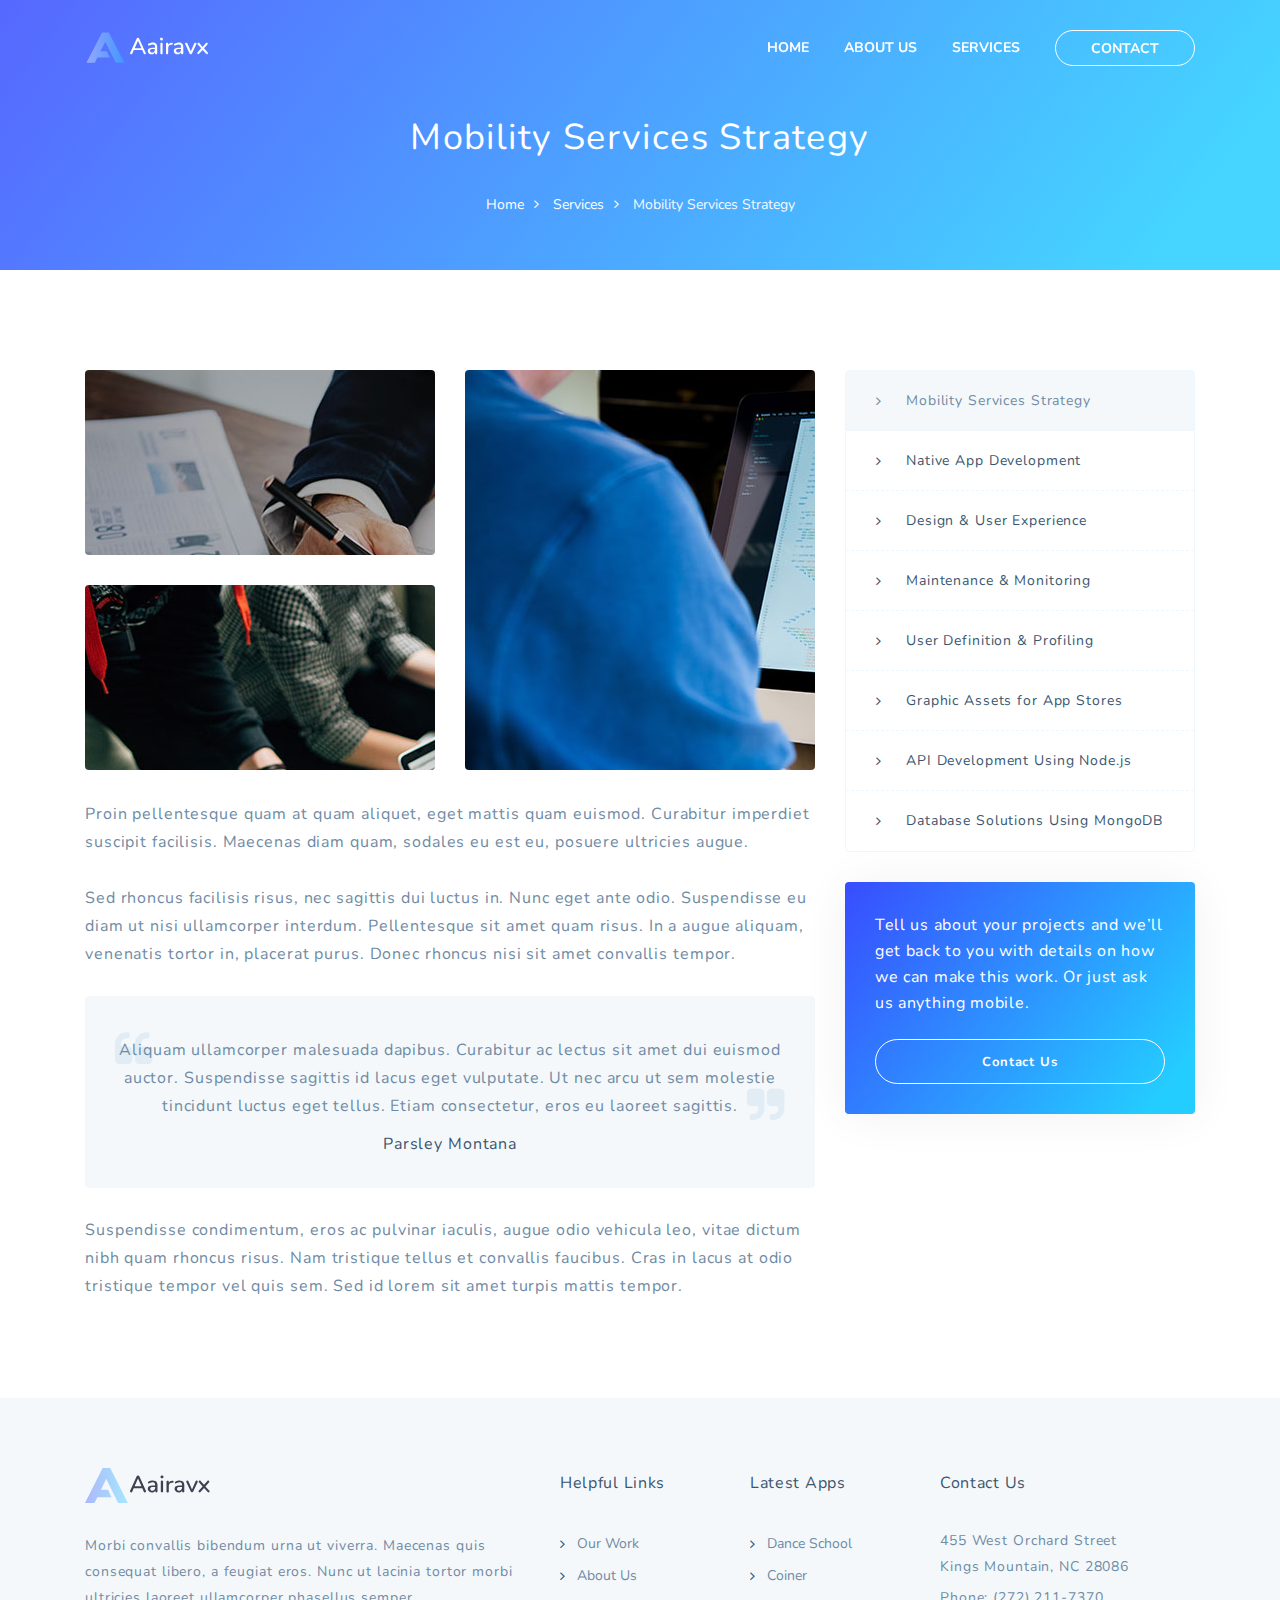
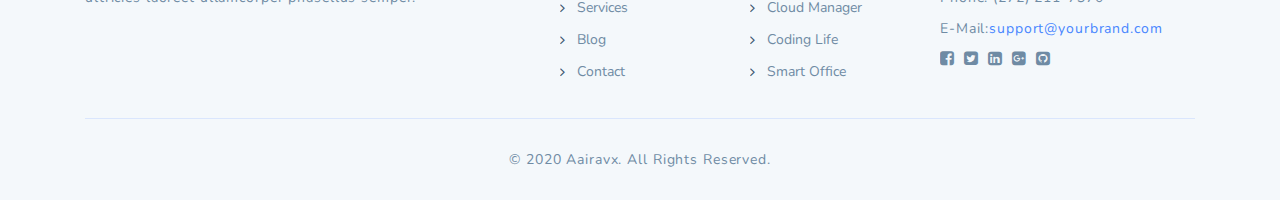
<file: services-single.html>
<!DOCTYPE html>
<html lang="en">

<head>
    <meta charset="UTF-8">
    <meta http-equiv="X-UA-Compatible" content="IE=edge">
    <meta name="viewport" content="width=device-width, initial-scale=1">
    <title>aairavx - Mobile App Development</title>
    <meta name="description" content="aairavx is a Mobile App Development" />
    <meta name="keywords" content="aairavx, mobile app, agency, development, html," />
    <meta name="author" content="tempload" />
    <!-- Favicon -->
    <link rel="icon" type="image/png" href="assets/images/aairavx-icon.png" />
    <!-- Bootstrap & Plugins CSS -->
    <link href="assets/css/bootstrap.min.css" rel="stylesheet" type="text/css">
    <link href="assets/css/font-awesome.min.css" rel="stylesheet" type="text/css">
    <link href="assets/css/magnific-popup.css" rel="stylesheet" type="text/css">
    <!-- Custom CSS -->
    <link href="assets/css/style.css" rel="stylesheet" type="text/css">


</head>

<body>


    <!-- ***** Header Area Start ***** -->
    <header class="header-area" id="myHeader">
        <div class="container">
            <div class="row">
                <div class="col-lg-12">
                    <nav class="main-nav">
                        <!-- ***** Logo Start ***** -->
                        <a href="home.html" class="logo">
                            <img src="assets/images/logo-white.svg" id="mylogoW" class="light-logo" alt="Beapp"/>
                           <img src="assets/images/logo-dark.svg" id="mylogoB" class="dark-logo" alt="Beapp"/>
                        </a>
                        <!-- ***** Logo End ***** -->
                        <!-- ***** Menu Start ***** -->
                        <ul class="nav" id="myNav">
                            <li><a href="home.html">HOME</a></li>
                            <!-- <li><a href="our-work.html">OUR WORK</a></li> -->
                            <li><a href="about-us.html">ABOUT US</a></li>
                            <li><a href="services.html">SERVICES</a></li>
                            <!-- <li><a href="blog.html">BLOG</a></li> -->
                            <li><a href="contact.html" class="btn-nav-line">CONTACT</a></li>
                        </ul>
                        <a class="menu-trigger">
                            <span>Menu</span>
                        </a>
                        <!-- ***** Menu End ***** -->
                    </nav>
                </div>
            </div>
        </div>
    </header>
    <!-- ***** Header Area End ***** -->
    <section class="page">
        <!-- ***** Page Top Start ***** -->
        <div class="cover" data-image="assets/images/photos/parallax.jpg">
            <div class="page-top">
                <div class="container">
                    <div class="row">
                        <div class="col-lg-12">
                            <h1>Mobility Services Strategy</h1>
                        </div>
                        <div class="col-lg-12">
                            <ol class="breadcrumb">
                                <li><a href="home.html">Home</a></li>
                                <li><a href="services.html">Services</a></li>
                                <li class="active">Mobility Services Strategy</li>
                            </ol>
                        </div>
                    </div>
                </div>
            </div>
        </div>
        <!-- ***** Page Top End ***** -->
        <!-- ***** Page Content Start ***** -->
        <div class="page-bottom pbottom-70">
            <div class="container">
                <div class="row">
                    <!-- ***** Content Start ***** -->
                    <div class="col-lg-8 col-md-12 col-sm-12">
                        <!-- ***** Gallery Start ***** -->
                        <div class="row page-gallery-wrapper">
                            <div class="col-lg-6 col-md-8 col-sm-12">
                                <div class="row">
                                    <div class="col-lg-12 col-md-6">
                                        <a href="assets/images/photos/services/1.jpg" class="page-gallery small" title="Mobility Services Strategy">
                                            <img src="assets/images/photos/services/1.jpg" alt="">
                                        </a>
                                    </div>
                                    <div class="col-lg-12 col-md-6">
                                        <a href="assets/images/photos/services/3.jpg" class="page-gallery small" title="Mobility Services Strategy">
                                            <img src="assets/images/photos/services/3.jpg" alt="">
                                        </a>
                                    </div>
                                </div>
                            </div>
                            <div class="col-lg-6 col-md-4 col-sm-12">
                                <a href="assets/images/photos/services/2.jpg" class="page-gallery" title="Mobility Services Strategy">
                                    <img src="assets/images/photos/services/2.jpg" alt="">
                                </a>
                            </div>
                        </div>
                        <!-- ***** Gallery End ***** -->
                        <p>Proin pellentesque quam at quam aliquet, eget mattis quam euismod. Curabitur imperdiet suscipit facilisis. Maecenas diam quam, sodales eu est eu, posuere ultricies augue. </p>
                        <p>Sed rhoncus facilisis risus, nec sagittis dui luctus in. Nunc eget ante odio. Suspendisse eu diam ut nisi ullamcorper interdum. Pellentesque sit amet quam risus. In a augue aliquam, venenatis tortor in, placerat purus. Donec rhoncus
                            nisi sit amet convallis tempor. </p>
                        <blockquote>
                            <div class="text">
                                <p>Aliquam ullamcorper malesuada dapibus. Curabitur ac lectus sit amet dui euismod auctor. Suspendisse sagittis id lacus eget vulputate. Ut nec arcu ut sem molestie tincidunt luctus eget tellus. Etiam consectetur, eros eu
                                    laoreet sagittis.</p>
                            </div>
                            <div class="author">Parsley Montana</div>
                        </blockquote>
                        <p>Suspendisse condimentum, eros ac pulvinar iaculis, augue odio vehicula leo, vitae dictum nibh quam rhoncus risus. Nam tristique tellus et convallis faucibus. Cras in lacus at odio tristique tempor vel quis sem. Sed id lorem sit
                            amet turpis mattis tempor.</p>
                    </div>
                    <!-- ***** Content End ***** -->
                    <!-- ***** Aside Start ***** -->
                    <div class="col-lg-4 col-md-12 col-sm-12">
                        <aside class="default-aside">
                            <div class="sidebar">
                                <ul>
                                    <li class="active"><a href="#">Mobility Services Strategy</a></li>
                                    <li><a href="#">Native App Development</a></li>
                                    <li><a href="#">Design & User Experience</a></li>
                                    <li><a href="#">Maintenance & Monitoring</a></li>
                                    <li><a href="#">User Definition & Profiling</a></li>
                                    <li><a href="#">Graphic Assets for App Stores</a></li>
                                    <li><a href="#">API Development Using Node.js</a></li>
                                    <li><a href="#">Database Solutions Using MongoDB</a></li>
                                </ul>
                                <div class="home-services-item box active">
                                    <h5 class="services-title">Tell us about your projects and we’ll get back to you with details on how we can make this work. Or just ask us anything mobile.</h5>
                                    <a class="btn-white-line" href="#">Contact Us</a>
                                </div>
                            </div>
                        </aside>
                    </div>
                    <!-- ***** Aside End ***** -->
                </div>
            </div>
        </div>
        <!-- ***** Page Content End ***** -->
    </section>
    <!-- ***** Footer Start ***** -->
    <footer>
        <div class="container">
            <div class="row">
                <div class="col-lg-5 col-md-12 col-sm-12">
                    <img src="assets/images/logo-dark.svg" class="logo" alt="">
                    <div class="text">Morbi convallis bibendum urna ut viverra. Maecenas quis consequat libero, a feugiat eros. Nunc ut lacinia tortor morbi ultricies laoreet ullamcorper phasellus semper.</div>
                </div>
                <div class="col-lg-2 col-md-4 col-sm-6 col-6">
                    <h5>Helpful Links</h5>
                    <ul class="footer-nav">
                        <li><a href="#"><i class="fa fa-angle-right"></i><span>Our Work</span></a></li>
                        <li><a href="#"><i class="fa fa-angle-right"></i><span>About Us</span></a></li>
                        <li><a href="#"><i class="fa fa-angle-right"></i><span>Services</span></a></li>
                        <li><a href="#"><i class="fa fa-angle-right"></i><span>Blog</span></a></li>
                        <li><a href="#"><i class="fa fa-angle-right"></i><span>Contact</span></a></li>
                    </ul>
                </div>
                <div class="col-lg-2 col-md-4 col-sm-6 col-6">
                    <h5>Latest Apps</h5>
                    <ul class="footer-nav">
                        <li><a href="#"><i class="fa fa-angle-right"></i><span>Dance School</span></a></li>
                        <li><a href="#"><i class="fa fa-angle-right"></i><span>Coiner</span></a></li>
                        <li><a href="#"><i class="fa fa-angle-right"></i><span>Cloud Manager</span></a></li>
                        <li><a href="#"><i class="fa fa-angle-right"></i><span>Coding Life</span></a></li>
                        <li><a href="#"><i class="fa fa-angle-right"></i><span>Smart Office</span></a></li>
                    </ul>
                </div>
                <div class="col-lg-3 col-md-4 col-sm-12">
                    <h5>Contact Us</h5>
                    <div class="address">
                        <p>455 West Orchard Street<br>Kings Mountain, NC 28086</p>
                        <p>Phone: (272) 211-7370</p>
                        <p><span>E-Mail:</span><a href="#">support@yourbrand.com</a></p>
                        <ul class="social">
                            <li><a href="#"><i class="fa fa-facebook-square"></i></a></li>
                            <li><a href="#"><i class="fa fa-twitter-square"></i></a></li>
                            <li><a href="#"><i class="fa fa-linkedin-square"></i></a></li>
                            <li><a href="#"><i class="fa fa-google-plus-square"></i></a></li>
                            <li><a href="#"><i class="fa fa-github-square"></i></a></li>
                        </ul>
                    </div>
                </div>
            </div>
            <div class="row">
                <div class="col-lg-12">
                    <p class="copyright">© 2020 Aairavx. All Rights Reserved.</p>
                </div>
            </div>
        </div>
    </footer>
    <!-- ***** Footer Start ***** -->
    <!-- jQuery -->
    <script src="assets/js/jquery-2.1.0.min.js"></script>
    <!-- Bootstrap -->
    <script src="assets/js/popper.js"></script>
    <script src="assets/js/bootstrap.min.js"></script>
    <!-- Plugins -->
    <script src="assets/js/scrollreveal.min.js"></script>
    <script src="assets/js/parallax.min.js"></script>
    <script src="assets/js/jquery.magnific-popup.min.js"></script>
    <script src="assets/js/imgfix.min.js"></script>
    <script src="assets/js/myscript.js"></script>
</body>

</html>
</file>
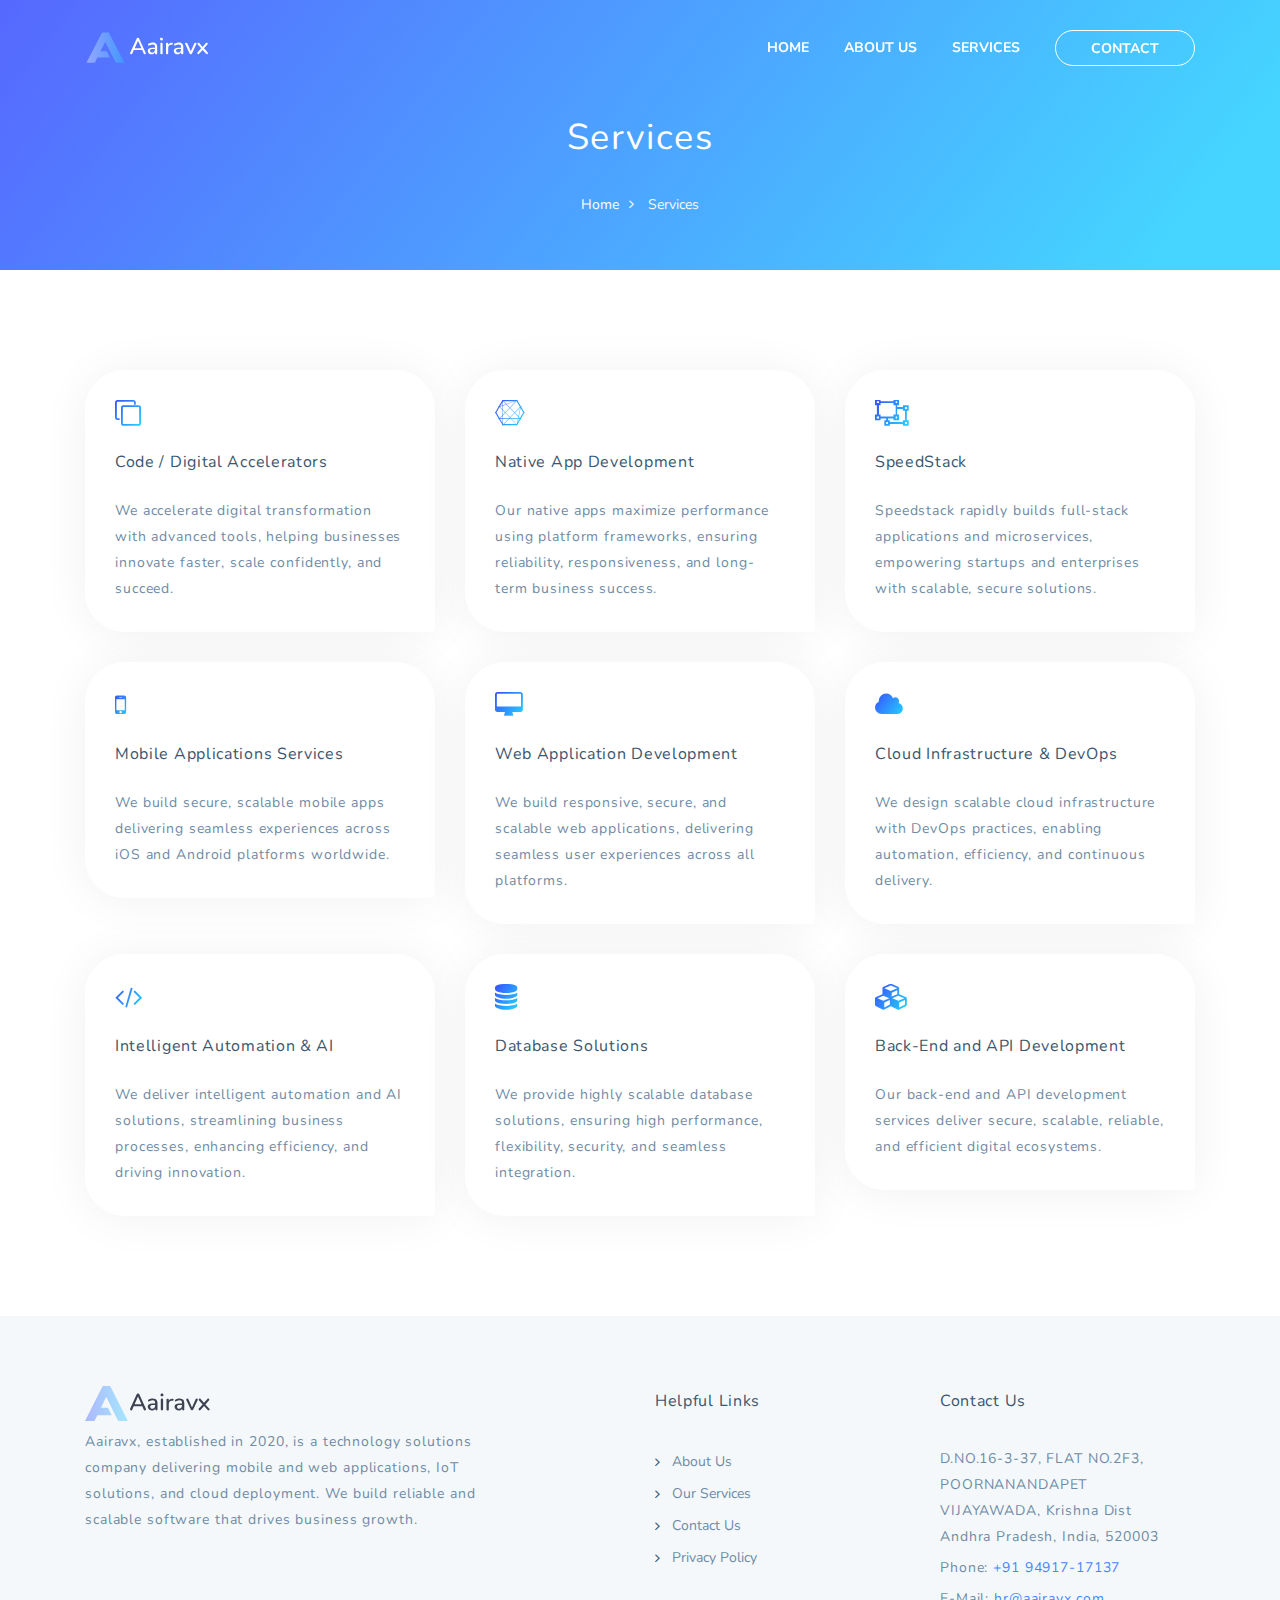
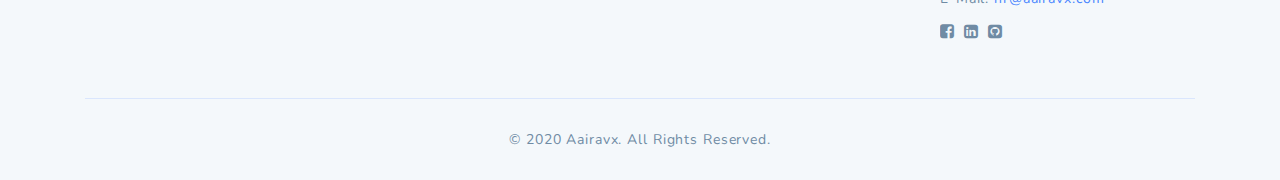
<file: services.html>
<!DOCTYPE html>
<html lang="en">

<head>
    <meta charset="UTF-8" />
    <meta http-equiv="X-UA-Compatible" content="IE=edge" />
    <meta name="viewport" content="width=device-width, initial-scale=1" />
    <title>Aairavx - Services | Mobile and Web Development, AI, Cloud Solutions</title>
    <meta name="description"
        content="Explore Aairavx services including mobile and web app development, cloud infrastructure, DevOps, AI, intelligent automation, database solutions, and API development." />
    <meta name="keywords"
        content="Aairavx, mobile app development, web development, cloud solutions, DevOps, AI solutions, intelligent automation, database, API, SpeedStack, Native Apps, Digital Accelerators" />
    <meta name="author" content="Aairavx" />
    <!-- Favicon -->
    <link rel="icon" type="image/png" href="assets/images/aairavx-icon.png" />
    <!-- Bootstrap & Plugins CSS -->
    <link href="assets/css/bootstrap.min.css" rel="stylesheet" type="text/css" />
    <link href="assets/css/font-awesome.min.css" rel="stylesheet" type="text/css" />
    <!-- Custom CSS -->
    <link href="assets/css/style.css" rel="stylesheet" type="text/css" />
</head>

<body>
    <!-- ***** Header Area Start ***** -->
    <header class="header-area" id="myHeader">
        <div class="container">
            <div class="row">
                <div class="col-lg-12">
                    <nav class="main-nav">
                        <!-- ***** Logo Start ***** -->
                        <a href="home.html" class="logo">
                            <img src="assets/images/logo-white.svg" id="mylogoW" class="light-logo" alt="Beapp" />
                            <img src="assets/images/logo-dark.svg" id="mylogoB" class="dark-logo" alt="Beapp" />
                        </a>
                        <!-- ***** Logo End ***** -->
                        <!-- ***** Menu Start ***** -->
                        <ul class="nav" id="myNav">
                            <li><a href="home.html">HOME</a></li>
                            <!-- <li><a href="our-work.html">OUR WORK</a></li> -->
                            <li><a href="about-us.html">ABOUT US</a></li>
                            <li><a href="services.html">SERVICES</a></li>
                            <!-- <li><a href="blog.html">BLOG</a></li> -->
                            <li><a href="contact.html" class="btn-nav-line">CONTACT</a></li>
                        </ul>
                        <a class="menu-trigger">
                            <span>Menu</span>
                        </a>
                        <!-- ***** Menu End ***** -->
                    </nav>
                </div>
            </div>
        </div>
    </header>
    <!-- ***** Header Area End ***** -->
    <section class="page">
        <!-- ***** Page Top Start ***** -->
        <div class="cover" data-image="assets/images/photos/parallax.jpg">
            <div class="page-top">
                <div class="container">
                    <div class="row">
                        <div class="col-lg-12">
                            <h1>Services</h1>
                        </div>
                        <div class="col-lg-12">
                            <ol class="breadcrumb">
                                <li><a href="home.html">Home</a></li>
                                <li class="active">Services</li>
                            </ol>
                        </div>
                    </div>
                </div>
            </div>
        </div>
        <!-- ***** Page Top End ***** -->
        <!-- ***** Page Content Start ***** -->
        <div class="page-bottom pbottom-70">
            <div class="container">
                <div class="row">
                    <div class="col-lg-4 col-md-6 col-sm-12">
                        <a href="#" class="home-services-item">
                            <i class="fa fa-clone"></i>
                            <h5 class="services-title">Code / Digital Accelerators</h5>
                            <p>
                                We accelerate digital transformation with advanced tools,
                                helping businesses innovate faster, scale confidently, and
                                succeed.
                            </p>
                        </a>
                    </div>
                    <div class="col-lg-4 col-md-6 col-sm-12">
                        <a href="#" class="home-services-item">
                            <i class="fa fa-connectdevelop"></i>
                            <h5 class="services-title">Native App Development</h5>
                            <p>
                                Our native apps maximize performance using platform
                                frameworks, ensuring reliability, responsiveness, and
                                long-term business success.
                            </p>
                        </a>
                    </div>
                    <div class="col-lg-4 col-md-6 col-sm-12">
                        <a href="#" class="home-services-item">
                            <i class="fa fa-object-ungroup"></i>
                            <h5 class="services-title">SpeedStack</h5>
                            <p>
                                Speedstack rapidly builds full-stack applications and
                                microservices, empowering startups and enterprises with
                                scalable, secure solutions.
                            </p>
                        </a>
                    </div>
                    <div class="col-lg-4 col-md-6 col-sm-12">
                        <a href="#" class="home-services-item">
                            <i class="fa fa-mobile"></i>
                            <h5 class="services-title">Mobile Applications Services</h5>
                            <p>
                                We build secure, scalable mobile apps delivering seamless
                                experiences across iOS and Android platforms worldwide.
                            </p>
                        </a>
                    </div>
                    <div class="col-lg-4 col-md-6 col-sm-12">
                        <a href="#" class="home-services-item">
                            <i class="fa fa-desktop"></i>
                            <h5 class="services-title">Web Application Development</h5>
                            <p>
                                We build responsive, secure, and scalable web applications,
                                delivering seamless user experiences across all platforms.
                            </p>
                        </a>
                    </div>
                    <div class="col-lg-4 col-md-6 col-sm-12">
                        <a href="#" class="home-services-item">
                            <i class="fa fa-cloud"></i>
                            <h5 class="services-title">Cloud Infrastructure & DevOps</h5>
                            <p>
                                We design scalable cloud infrastructure with DevOps practices,
                                enabling automation, efficiency, and continuous delivery.
                            </p>
                        </a>
                    </div>
                    <div class="col-lg-4 col-md-6 col-sm-12">
                        <a href="#" class="home-services-item">
                            <i class="fa fa-code"></i>
                            <h5 class="services-title">Intelligent Automation & AI</h5>
                            <p>
                                We deliver intelligent automation and AI solutions,
                                streamlining business processes, enhancing efficiency, and
                                driving innovation.
                            </p>
                        </a>
                    </div>
                    <div class="col-lg-4 col-md-6 col-sm-12">
                        <a href="#" class="home-services-item">
                            <i class="fa fa-database"></i>
                            <h5 class="services-title">Database Solutions</h5>
                            <p>
                                We provide highly scalable database solutions, ensuring high
                                performance, flexibility, security, and seamless integration.
                            </p>
                        </a>
                    </div>
                    <div class="col-lg-4 col-md-6 col-sm-12">
                        <a href="#" class="home-services-item">
                            <i class="fa fa-cubes"></i>
                            <h5 class="services-title">Back-End and API Development</h5>
                            <p>
                                Our back-end and API development services deliver secure,
                                scalable, reliable, and efficient digital ecosystems.
                            </p>
                        </a>
                    </div>
                </div>
            </div>
        </div>
        <!-- ***** Page Content End ***** -->
    </section>
    <!-- ***** Footer Start ***** -->
    <footer>
        <div class="container">
            <div class="row justify-content-between align-items-start">
                <!-- About Section -->
                <div class="col-lg-5 col-md-12 col-sm-12 mb-4">
                    <img src="assets/images/logo-dark.svg" class="logo mb-2" alt="Aairavx Logo" />
                    <div class="text">
                        Aairavx, established in 2020, is a technology solutions company
                        delivering mobile and web applications, IoT solutions, and cloud
                        deployment. We build reliable and scalable software that drives
                        business growth.
                    </div>
                </div>

                <!-- Helpful Links -->
                <div class="col-lg-2 col-md-4 col-sm-6 col-6 mb-4">
                    <h5>Helpful Links</h5>
                    <ul class="footer-nav list-unstyled">
                        <li>
                            <a href="about-us.html"><i class="fa fa-angle-right"></i><span>About Us</span></a>
                        </li>
                        <li>
                            <a href="services.html"><i class="fa fa-angle-right"></i><span>Our Services</span></a>
                        </li>
                        <li>
                            <a href="contact.html"><i class="fa fa-angle-right"></i><span>Contact Us</span></a>
                        </li>
                        <li><a href="privacy-policy.html"><i class="fa fa-angle-right"></i><span>Privacy
                                    Policy</span></a></li>
                    </ul>
                </div>

                <!-- Contact Section -->
                <div class="col-lg-3 col-md-4 col-sm-12 mb-4">
                    <h5>Contact Us</h5>
                    <div class="address">
                        <p>
                            D.NO.16-3-37, FLAT NO.2F3, POORNANANDAPET<br />
                            VIJAYAWADA, Krishna Dist<br />
                            Andhra Pradesh, India, 520003
                        </p>
                        <p>Phone: <a href="tel:+919491717137">+91 94917-17137</a></p>
                        <p>
                            <span>E-Mail:</span>
                            <a href="mailto:hr@aairavx.com">hr@aairavx.com</a>
                        </p>
                        <ul class="social list-inline mt-2">
                            <li class="list-inline-item">
                                <a href="https://www.facebook.com/share/1CT7LUCWLP/"><i
                                        class="fa fa-facebook-square"></i></a>
                            </li>
                            <!-- <li class="list-inline-item">
                  <a href="#"><i class="fa fa-twitter-square"></i></a>
                </li> -->
                            <li class="list-inline-item">
                                <a href="#"><i class="fa fa-linkedin-square"></i></a>
                            </li>
                            <!-- <li class="list-inline-item">
                  <a href="#"><i class="fa fa-google-plus-square"></i></a>
                </li> -->
                            <li class="list-inline-item">
                                <a href="#"><i class="fa fa-github-square"></i></a>
                            </li>
                        </ul>
                    </div>
                </div>
            </div>

            <!-- Copyright -->
            <div class="row">
                <div class="col-12 text-center">
                    <p class="copyright">© 2020 Aairavx. All Rights Reserved.</p>
                </div>
            </div>
        </div>
    </footer>
    <!-- ***** Footer Start ***** -->
    <!-- jQuery -->
    <script src="assets/js/jquery-2.1.0.min.js"></script>
    <!-- Bootstrap -->
    <script src="assets/js/popper.js"></script>
    <script src="assets/js/bootstrap.min.js"></script>
    <!-- Plugins -->
    <script src="assets/js/scrollreveal.min.js"></script>
    <script src="assets/js/parallax.min.js"></script>

    <script src="assets/js/myscript.js"></script>
</body>

</html>
</file>
<file: assets/css/style.css>
/* ----------------------------------------------------------------------------------------
Template: Beapp - Mobile App Development Agency HTML5 Template
Version: 1.1.0
Author: tempload - support@tempload.com
 -----------------------------------------------------------------------------------------*/
/* ---------------------------------------------
Table of contents
------------------------------------------------
01. font & reset css
02. preloader
03. global styles
04. buttons
05. header
06. welcome area
07. home
08. blog
09. our work
10. aside
11. contact
12. footer
--------------------------------------------- */
/* 
---------------------------------------------
font & reset css
--------------------------------------------- 
*/
@import url("https://fonts.googleapis.com/css?family=Nunito:300,400,400i,600,700&subset=latin-ext");
h1, h2, h3, h4, h5, h6 {
  margin-bottom: 20px !important;
  color: #3B566E;
}

h1 {
  font-weight: 400;
  font-size: 36px;
}

h2 {
  font-weight: 400;
  font-size: 32px;
}

h3 {
  font-weight: 400;
  font-size: 28px;
}

h4 {
  font-weight: 400;
  font-size: 24px;
}

h5 {
  font-weight: 400;
  font-size: 20px;
}

h6 {
  font-weight: 400;
  font-size: 16px;
}

html, body, div, span, applet, object, iframe, h1, h2, h3, h4, h5, h6, p, blockquote, div
pre, a, abbr, acronym, address, big, cite, code, del, dfn, em, font, img, ins, kbd, q,
s, samp, small, strike, strong, sub, sup, tt, var, b, u, i, center, dl, dt, dd, ol, ul, li,
figure, header, nav, section, article, aside, footer, figcaption {
  margin: 0;
  padding: 0;
  border: 0;
  outline: 0;
}

.clearfix:after {
  content: ".";
  display: block;
  clear: both;
  visibility: hidden;
  line-height: 0;
  height: 0;
}

.clearfix {
  display: inline-block;
}

html[xmlns] .clearfix {
  display: block;
}

* html .clearfix {
  height: 1%;
}

ul, li {
  padding: 0;
  margin: 0;
  list-style: none;
}

header, nav, section, article, aside, footer, hgroup {
  display: block;
}

* {
  box-sizing: border-box;
}

html, body {
  font-family: "Nunito", sans-serif;
  font-weight: 400;
  background-color: #fff;
  font-size: 16px;
  -ms-text-size-adjust: 100%;
  -webkit-font-smoothing: antialiased;
  -moz-osx-font-smoothing: grayscale;
}

a {
  text-decoration: none !important;
}

h1, h2, h3, h4, h5, h6 {
  margin-top: 0px;
  margin-bottom: 0px;
}

ul {
  margin-bottom: 0px;
}

/* 
---------------------------------------------
preloader
--------------------------------------------- 
*/
.loader-wrapper {
  position: fixed;
  width: 100%;
  height: 100%;
  top: 0px;
  left: 0px;
  right: 0px;
  bottom: 0px;
  z-index: 99999;
  margin: 0;
  background-image: linear-gradient(127deg, #384DFF 0%, #24CDFF 91%);
  display: flex;
  justify-content: center;
  align-items: center;
}

.loader-wrapper .center {
  width: 90px;
  height: 90px;
  position: relative;
  display: flex;
  flex-direction: row;
  align-items: center;
  justify-content: center;
}

.loader-wrapper .center .dot {
  width: 8px;
  animation: dot 1200ms cubic-bezier(0.91, 1.42, 0.87, 0.99);
  animation-fill-mode: both;
  animation-iteration-count: infinite;
  height: 8px;
  border-radius: 50%;
  background-color: #fff;
  margin: 1px;
}

.loader-wrapper .center .dot.dot-two {
  animation-delay: 150ms;
}

.loader-wrapper .center .dot.dot-three {
  animation-delay: 300ms;
}

.loader-wrapper .center .dot.dot-four {
  animation-delay: 450ms;
}

.loader-wrapper .center .dot.dot-five {
  animation-delay: 600ms;
}

@keyframes dot {
  0% {
    transform: translateY(-10px);
  }
  50% {
    transform: translateY(10px);
  }
  100% {
    transform: translateY(-10px);
  }
}

/* 
---------------------------------------------
global styles
--------------------------------------------- 
*/
::selection {
  background: #4886FF;
  color: #fff;
}

::-moz-selection {
  background: #4886FF;
  color: #fff;
}

.align-self-center {
  -ms-flex-item-align: center !important;
  align-self: center !important;
}

.align-self-bottom {
  -ms-flex-item-align: flex-end !important;
  align-self: flex-end !important;
}

.section {
  padding-top: 100px;
  padding-bottom: 100px;
  position: relative;
}

.section.services-section {
  margin-top: -200px;
  position: relative;
  z-index: 10;
}

.section.background {
  background: #F4F8FB url(../images/bg-top.svg) center top no-repeat;
  background-size: contain;
}

.page .cover {
  min-height: 270px;
  position: relative;
}

.page .cover:before {
  content: '';
  position: absolute;
  width: 100%;
  height: 100%;
  left: 0px;
  top: 0px;
  right: 0px;
  bottom: 0px;
  background-image: linear-gradient(127deg, #384DFF 0%, #24CDFF 91%);
  z-index: 2;
  opacity: 0.85;
}

.page .cover .page-top {
  position: absolute;
  width: 100%;
  bottom: 50px;
  z-index: 3;
}

.page .cover .page-top h1 {
  font-weight: 400;
  font-size: 36px;
  line-height: 46px;
  letter-spacing: 1.4px;
  color: #fff;
  text-align: center;
}

.page .cover .page-top .breadcrumb {
  float: none;
  -webkit-border-radius: 0px;
  -moz-border-radius: 0px;
  border-radius: 0px;
  background: none;
  padding: 0px;
  margin-top: 8px;
  margin-bottom: 0px;
  display: block;
  text-align: center;
}

.page .cover .page-top .breadcrumb li {
  font-weight: 400;
  font-size: 14px;
  color: #F7F8FF;
  line-height: 30px;
  margin-left: 10px;
  display: inline-block;
}

.page .cover .page-top .breadcrumb li:after {
  font-family: FontAwesome;
  content: "\f105";
  margin-left: 10px;
  color: #F7F8FF;
}

.page .cover .page-top .breadcrumb li:first-child {
  margin-left: 0px;
}

.page .cover .page-top .breadcrumb li:last-child:after {
  content: '';
  margin-left: 0px;
}

.page .cover .page-top .breadcrumb li a {
  font-weight: 400;
  font-size: 14px;
  color: #fff;
}

.page .page-bottom {
  padding-top: 100px;
  padding-bottom: 100px;
  font-weight: 400;
  font-size: 16px;
  letter-spacing: 0.88px;
  line-height: 28px;
  color: #6F8BA4;
}

.page .page-bottom p {
  margin-bottom: 28px;
}

.page .page-bottom .home-services-item {
  margin-top: 0px;
  margin-bottom: 30px;
}

.page-gallery {
  height: 400px;
  display: block;
  overflow: hidden;
  -webkit-border-radius: 4px;
  -moz-border-radius: 4px;
  border-radius: 4px;
  margin-bottom: 30px;
}

.page-gallery.small {
  height: 185px;
}

.mtop-70 {
  margin-top: 70px !important;
}

.mbottom-20 {
  margin-bottom: 20px !important;
}

.mbottom-30 {
  margin-bottom: 30px !important;
}

.mbottom-60 {
  margin-bottom: 60px !important;
}

.mbottom-0 {
  margin-bottom: 0px !important;
}

.pbottom-70 {
  padding-bottom: 70px !important;
}

blockquote {
  margin-bottom: 28px;
  padding: 30px;
  padding-top: 40px;
  -webkit-border-radius: 4px;
  -moz-border-radius: 4px;
  border-radius: 4px;
  background: #F4F8FB;
  overflow: hidden;
}

blockquote .text {
  position: relative;
  text-align: center;
}

blockquote .text p {
  position: relative;
  width: 100%;
  z-index: 2;
  margin-bottom: 10px !important;
}

blockquote .text:before {
  font-family: FontAwesome;
  content: "\f10d";
  position: absolute;
  left: 0px;
  top: 0px;
  color: #3B566E;
  z-index: 1;
  font-size: 40px;
  color: #e1ecf4;
}

blockquote .text:after {
  font-family: FontAwesome;
  content: "\f10e";
  position: absolute;
  right: 0px;
  bottom: 0px;
  color: #3B566E;
  z-index: 1;
  font-size: 40px;
  color: #e1ecf4;
}

blockquote .author {
  color: #3B566E;
  text-align: center;
}

.left-heading .section-title {
  font-weight: 400;
  font-size: 28px;
  color: #3B566E;
  letter-spacing: 1.75px;
  line-height: 42px;
  margin-bottom: 20px !important;
}

.center-heading {
  text-align: center;
}

.center-heading .section-title {
  font-weight: 400;
  font-size: 30px;
  color: #3B566E;
  letter-spacing: 1.30px;
  line-height: 40px;
  margin-bottom: 20px !important;
}

.left-text {
  font-weight: 400;
  font-size: 16px;
  color: #6F8BA4;
  line-height: 28px;
  letter-spacing: 1px;
  margin-bottom: 50px;
}

.left-text p {
  margin-bottom: 30px;
}

.center-text {
  text-align: center;
  font-weight: 400;
  font-size: 16px;
  color: #6F8BA4;
  line-height: 28px;
  letter-spacing: 1px;
  margin-bottom: 50px;
}

.center-text p {
  margin-bottom: 30px;
}

@media (max-width: 991px) {
  .page .cover {
    margin-top: 80px;
  }
  .page .cover h1 {
    font-size: 26px !important;
    line-height: 36px !important;
  }
  .page .cover .page-top {
    text-align: center;
  }
  .page .cover .page-top .breadcrumb {
    float: none;
    text-align: center;
    display: block;
  }
  .page .cover .page-top .breadcrumb li {
    display: inline;
  }
  .page-gallery {
    height: 185px;
  }
}

/* 
---------------------------------------------
buttons
--------------------------------------------- 
*/
.btn-white-line {
  display: block;
  width: 225px;
  height: 45px;
  line-height: 45px;
  color: #fff;
  font-weight: 700;
  font-size: 13px;
  letter-spacing: 0.81px;
  border: 1px solid #fff;
  -webkit-border-radius: 100px;
  -moz-border-radius: 100px;
  border-radius: 100px;
  background: none;
  -webkit-transition: all 0.3s ease 0s;
  -moz-transition: all 0.3s ease 0s;
  -o-transition: all 0.3s ease 0s;
  transition: all 0.3s ease 0s;
  text-align: center;
  cursor: pointer;
}

.btn-white-line:hover {
  background: #fff;
  color: #4886FF;
}

.btn-primary-line {
  display: block;
  width: 225px;
  height: 45px;
  line-height: 45px;
  color: #4886FF;
  font-weight: 700;
  font-size: 13px;
  letter-spacing: 0.81px;
  border: 1px solid #4886FF;
  -webkit-border-radius: 100px;
  -moz-border-radius: 100px;
  border-radius: 100px;
  background: none;
  -webkit-transition: all 0.3s ease 0s;
  -moz-transition: all 0.3s ease 0s;
  -o-transition: all 0.3s ease 0s;
  transition: all 0.3s ease 0s;
  text-align: center;
  cursor: pointer;
}

.btn-primary-line:hover {
  background: #4886FF;
  color: #fff;
}

/* 
---------------------------------------------
header
--------------------------------------------- 
*/
.header-area {
  position: fixed;
  top: 0px;
  left: 0px;
  right: 0px;
  z-index: 100;
  height: 100px;
  -webkit-transition: all 0.3s ease 0s;
  -moz-transition: all 0.3s ease 0s;
  -o-transition: all 0.3s ease 0s;
  transition: all 0.3s ease 0s;
}

.header-area .main-nav .logo {
  float: left;
  margin-top: 30px;
  -webkit-transition: all 0.3s ease 0s;
  -moz-transition: all 0.3s ease 0s;
  -o-transition: all 0.3s ease 0s;
  transition: all 0.3s ease 0s;
}

.header-area .main-nav .logo img {
  -webkit-transition: all 0.3s ease 0s;
  -moz-transition: all 0.3s ease 0s;
  -o-transition: all 0.3s ease 0s;
  transition: all 0.3s ease 0s;
  height:35px;
}

.header-area .main-nav .dark-logo {
  display: none;
}

.header-area .main-nav .nav {
  float: right;
  margin-top: 30px;
  -webkit-transition: all 0.3s ease 0s;
  -moz-transition: all 0.3s ease 0s;
  -o-transition: all 0.3s ease 0s;
  transition: all 0.3s ease 0s;
}

.header-area .main-nav .nav li {
  margin-left: 35px;
}

.header-area .main-nav .nav li a {
  display: block;
  font-weight: 700;
  font-size: 14px;
  color: #FFFFFF;
  -webkit-transition: all 0.3s ease 0s;
  -moz-transition: all 0.3s ease 0s;
  -o-transition: all 0.3s ease 0s;
  transition: all 0.3s ease 0s;
  height: 36px;
  line-height: 36px;
  border: transparent;
}

.header-area .main-nav .nav li a:hover {
  color: #F7F8FF;
}

.header-area .main-nav .nav li a.btn-nav-line {
  border: 1px solid #fff;
  width: 140px;
  height: 36px;
  line-height: 36px;
  text-align: center;
  -webkit-border-radius: 100px;
  -moz-border-radius: 100px;
  border-radius: 100px;
  -webkit-transition: all 0.3s ease 0s;
  -moz-transition: all 0.3s ease 0s;
  -o-transition: all 0.3s ease 0s;
  transition: all 0.3s ease 0s;
}

.header-area .main-nav .nav li a.btn-nav-line:hover {
  background: #fff;
  color: #4886FF;
}

.header-area .main-nav .menu-trigger {
  cursor: pointer;
  display: block;
  position: absolute;
  top: 23px;
  width: 32px;
  height: 40px;
  text-indent: -9999em;
  z-index: 99;
  right: 40px;
  display: none;
}

.header-area .main-nav .menu-trigger span,
.header-area .main-nav .menu-trigger span:before,
.header-area .main-nav .menu-trigger span:after {
  -moz-transition: all 0.4s;
  -o-transition: all 0.4s;
  -webkit-transition: all 0.4s;
  transition: all 0.4s;
  background-color: #3B566E;
  display: block;
  position: absolute;
  width: 26px;
  height: 2px;
  left: 0;
}

.header-area .main-nav .menu-trigger span:before,
.header-area .main-nav .menu-trigger span:after {
  -moz-transition: all 0.4s;
  -o-transition: all 0.4s;
  -webkit-transition: all 0.4s;
  transition: all 0.4s;
  background-color: #3B566E;
  display: block;
  position: absolute;
  width: 30px;
  height: 2px;
  left: 0;
}

.header-area .main-nav .menu-trigger span:after {
  width: 22px;
}

.header-area .main-nav .menu-trigger span:before,
.header-area .main-nav .menu-trigger span:after {
  content: "";
}

.header-area .main-nav .menu-trigger span {
  top: 16px;
}

.header-area .main-nav .menu-trigger span:before {
  -moz-transform-origin: 33% 100%;
  -ms-transform-origin: 33% 100%;
  -webkit-transform-origin: 33% 100%;
  transform-origin: 33% 100%;
  top: -10px;
  z-index: 10;
}

.header-area .main-nav .menu-trigger span:after {
  -moz-transform-origin: 33% 0;
  -ms-transform-origin: 33% 0;
  -webkit-transform-origin: 33% 0;
  transform-origin: 33% 0;
  top: 10px;
}

.header-area .main-nav .menu-trigger.active span,
.header-area .main-nav .menu-trigger.active span:before,
.header-area .main-nav .menu-trigger.active span:after {
  background-color: transparent;
  width: 100%;
}

.header-area .main-nav .menu-trigger.active span:before {
  -moz-transform: translateY(6px) translateX(1px) rotate(45deg);
  -ms-transform: translateY(6px) translateX(1px) rotate(45deg);
  -webkit-transform: translateY(6px) translateX(1px) rotate(45deg);
  transform: translateY(6px) translateX(1px) rotate(45deg);
  background-color: #3B566E;
}

.header-area .main-nav .menu-trigger.active span:after {
  -moz-transform: translateY(-6px) translateX(1px) rotate(-45deg);
  -ms-transform: translateY(-6px) translateX(1px) rotate(-45deg);
  -webkit-transform: translateY(-6px) translateX(1px) rotate(-45deg);
  transform: translateY(-6px) translateX(1px) rotate(-45deg);
  background-color: #3B566E;
}

.header-area.header-sticky {
  background: #fff;
  height: 80px;
  box-shadow: 0 2px 28px 0 rgba(0, 0, 0, 0.06);
}

.header-area.header-sticky .logo {
  margin-top: 22px;
}

.header-area.header-sticky .light-logo {
  display: none;
}

.header-area.header-sticky .nav {
  margin-top: 20px !important;
}

.header-area.header-sticky .nav li a {
  color: #3B566E;
}

.header-area.header-sticky .nav li a:hover {
  color: #3B566E;
}

.header-area.header-sticky .nav li a.btn-nav-line {
  border: 1px solid #4886FF;
  color: #4886FF;
}

@media (max-width: 1200px) {
  .header-area .main-nav .nav li {
    margin-left: 15px !important;
  }
}

@media (max-width: 991px) {
  .header-area {
    background: #fff;
    height: 80px;
    box-shadow: 0 2px 28px 0 rgba(0, 0, 0, 0.06);
  }
  .header-area .container {
    padding: 0px;
  }
  .header-area .logo {
    margin-top: 22px !important;
    margin-left: 30px;
  }
  .header-area .light-logo {
    display: none !important;
  }
  .header-area .dark-logo {
    display: block !important;
  }
  .header-area .menu-trigger {
    display: block !important;
  }
  .header-area .main-nav {
    overflow: hidden;
  }
  .header-area .main-nav .nav {
    float: none;
    width: 100%;
    margin-top: 80px !important;
    display: none;
    -webkit-transition: all 0s ease 0s;
    -moz-transition: all 0s ease 0s;
    -o-transition: all 0s ease 0s;
    transition: all 0s ease 0s;
  }
  .header-area .main-nav .nav li {
    width: 100%;
    margin-left: 15px !important;
    background: #fff;
    margin: 0px !important;
    border-bottom: 1px solid #f5f5f5;
  }
  .header-area .main-nav .nav li a {
    height: 50px !important;
    line-height: 50px !important;
    padding: 0px !important;
    padding-left: 30px !important;
    border: none !important;
    background: #fff !important;
    color: #3B566E !important;
  }
  .header-area .main-nav .nav li a:hover {
    background: #f5f5f5 !important;
  }
  .header-area .main-nav .nav li a.btn-nav-line {
    border: none !important;
    width: 100%;
    height: 50px;
    line-height: 50px;
    text-align: left;
    -webkit-border-radius: 0px;
    -moz-border-radius: 0px;
    border-radius: 0px;
  }
}

@media (min-width: 992px) {
  .header-area .main-nav .nav {
    display: flex !important;
  }
}

/* 
---------------------------------------------
welcome area
--------------------------------------------- 
*/
.welcome-area {
  min-height: 637px;
  height: auto;
  position: relative;
}

.welcome-area .welcome-bg {
  position: absolute;
  width: 100%;
  height: 100%;
  overflow: hidden;
  background-position: center center;
  background-repeat: no-repeat;
  background-size: cover;
}

.welcome-area .welcome-bg:before {
  content: '';
  position: absolute;
  width: 100%;
  height: 100%;
  opacity: 0.85;
  background-image: linear-gradient(127deg, #384DFF 0%, #24CDFF 91%);
  z-index: 3;
}

.welcome-area .welcome-bg:after {
  content: '';
  position: absolute;
  width: 100%;
  height: 50%;
  bottom: 0px;
  left: 0px;
  right: 0px;
  background: none;
  z-index: 6;
}

.welcome-area .welcome-bg img {
  position: absolute;
  width: 100%;
  height: auto;
  bottom: -1px;
  left: 0px;
  right: 0px;
  z-index: 5;
}

.welcome-area .welcome-content {
  position: absolute;
  width: 100%;
  top: 50%;
  left: 0;
  z-index: 11;
  -webkit-transform: translateY(-50%);
  transform: translateY(-50%);
}

.welcome-area .welcome-content h1 {
  font-weight: 400;
  font-size: 36px;
  line-height: 46px;
  letter-spacing: 1.4px;
  color: #fff;
  margin-bottom: 30px !important;
}

.welcome-area .welcome-content p {
  font-weight: 400;
  font-size: 16px;
  line-height: 28px;
  left: 0.53px;
  color: #fff;
  margin-bottom: 30px;
}

.welcome-area .welcome-content .apps {
  padding-top: 30px;
}

.welcome-area .welcome-content .apps .app-item {
  display: block;
  float: right;
  margin-bottom: 30px;
  -webkit-transition: all 0.3s ease 0s;
  -moz-transition: all 0.3s ease 0s;
  -o-transition: all 0.3s ease 0s;
  transition: all 0.3s ease 0s;
}

.welcome-area .welcome-content .apps .app-item:hover {
  margin-top: -10px;
  padding-bottom: 10px;
}

.welcome-area .welcome-content .apps .app-item .icon {
  box-shadow: 0 2px 48px 0 rgba(0, 0, 0, 0.06);
}

@media (max-width: 991px) {
  .welcome-area .welcome-content {
    position: relative;
    -webkit-transform: translateY(0%) !important;
    transform: translateY(0%) !important;
    padding-top: 100px;
  }
  .welcome-area .welcome-content h1 {
    font-size: 26px !important;
    line-height: 36px !important;
  }
  .welcome-area .welcome-content .apps {
    margin-top: 30px;
  }
  .welcome-area .welcome-content .apps .app-item {
    float: left;
  }
}

/* 
---------------------------------------------
home
--------------------------------------------- 
*/
.home-services-item {
  display: block;
  background-image: linear-gradient(127deg, #fff 0%, #fff 91%);
  box-shadow: 0 2px 48px 0 rgba(0, 0, 0, 0.06);
  font-weight: 400;
  font-size: 14px;
  color: #6F8BA4;
  line-height: 26px;
  letter-spacing: 0.88px;
  padding: 30px;
  border-radius: 40px;
  border-bottom-right-radius: 4px;
  margin-top: 30px;
  position: relative;
}

.home-services-item.box {
  border-radius: 4px !important;
}

.home-services-item.box:before {
  border-radius: 4px !important;
}

.home-services-item:before {
  content: '';
  border-radius: 40px;
  border-bottom-right-radius: 4px;
  position: absolute;
  width: 100%;
  height: 100%;
  background: red;
  top: 0px;
  left: 0px;
  z-index: 1;
  background-image: linear-gradient(127deg, #384DFF 0%, #24CDFF 91%);
  opacity: 0;
  -webkit-transition: all 0.3s ease 0s;
  -moz-transition: all 0.3s ease 0s;
  -o-transition: all 0.3s ease 0s;
  transition: all 0.3s ease 0s;
}

.home-services-item:hover, .home-services-item.active {
  color: #F7F8FF;
}

.home-services-item:hover:before, .home-services-item.active:before {
  opacity: 1;
}

.home-services-item:hover .services-title, .home-services-item.active .services-title {
  color: #fff;
}

.home-services-item:hover i, .home-services-item.active i {
  background-image: linear-gradient(127deg, #fff 0%, #fff 91%);
}

.home-services-item .services-title {
  font-weight: 400;
  font-size: 16px;
  line-height: 26px;
  color: #3B566E;
  margin-bottom: 23px !important;
  letter-spacing: 0.7px;
  -webkit-transition: all 0.3s ease 0s;
  -moz-transition: all 0.3s ease 0s;
  -o-transition: all 0.3s ease 0s;
  transition: all 0.3s ease 0s;
  position: relative;
  z-index: 2;
}

.home-services-item i {
  font-size: 26px;
  margin-bottom: 23px;
  background-image: linear-gradient(127deg, #384DFF 0%, #24CDFF 91%);
  -webkit-background-clip: text;
  -webkit-text-fill-color: transparent;
  -webkit-transition: all 0.3s ease 0s;
  -moz-transition: all 0.3s ease 0s;
  -o-transition: all 0.3s ease 0s;
  transition: all 0.3s ease 0s;
  position: relative;
  z-index: 2;
}

.home-services-item p {
  position: relative;
  z-index: 2;
  -webkit-transition: all 0.3s ease 0s;
  -moz-transition: all 0.3s ease 0s;
  -o-transition: all 0.3s ease 0s;
  transition: all 0.3s ease 0s;
  margin-bottom: 0px !important;
}

.home-services-item .btn-white-line {
  position: relative;
  z-index: 2;
  width: 100%;
}

.features {
  padding-top: 30px;
}

.features li {
  overflow: hidden;
  margin-bottom: 30px;
}

.features li:hover .count span {
  background: #4886FF;
  color: #fff;
}

.features li .count {
  float: left;
  width: 68px;
  min-height: 150px;
  background: url(../images/features-bg.svg) center bottom no-repeat;
}

.features li .count span {
  display: block;
  width: 37px;
  height: 37px;
  line-height: 37px;
  text-align: center;
  -webkit-border-radius: 100px;
  -moz-border-radius: 100px;
  border-radius: 100px;
  margin: auto;
  border: 1px solid #4886FF;
  font-weight: 600;
  font-size: 16px;
  color: #4886FF;
  -webkit-transition: all 0.3s ease 0s;
  -moz-transition: all 0.3s ease 0s;
  -o-transition: all 0.3s ease 0s;
  transition: all 0.3s ease 0s;
}

.features li .text {
  float: left;
  width: calc(100% - 68px);
  width: -webkit-calc(100% - 68px);
  padding-left: 20px;
}

.features li .text .title {
  font-weight: 400;
  font-size: 16px;
  line-height: 28px;
  letter-spacing: 1px;
  color: #3B566E;
  margin-top: 5px;
  margin-bottom: 24px !important;
}

.features li .text p {
  font-weight: 400;
  font-size: 16px;
  color: #6F8BA4;
  letter-spacing: 1px;
  line-height: 28px;
}

.team-item {
  background-image: linear-gradient(127deg, #fff 0%, #fff 91%);
  box-shadow: 0 2px 48px 0 rgba(0, 0, 0, 0.06);
  padding: 20px;
  border-radius: 40px;
  border-bottom-right-radius: 4px;
  position: relative;
  overflow: hidden;
  margin-bottom: 30px;
}

.team-item:before {
  content: '';
  border-radius: 40px;
  border-bottom-right-radius: 4px;
  position: absolute;
  width: 100%;
  height: 100%;
  background: red;
  top: 0px;
  left: 0px;
  z-index: 1;
  background-image: linear-gradient(127deg, #384DFF 0%, #24CDFF 91%);
  opacity: 0;
  -webkit-transition: all 0.3s ease 0s;
  -moz-transition: all 0.3s ease 0s;
  -o-transition: all 0.3s ease 0s;
  transition: all 0.3s ease 0s;
}

.team-item:hover:before {
  opacity: 1;
}

.team-item:hover .header .info strong {
  color: #fff;
}

.team-item:hover .header .info span {
  color: #F7F8FF;
}

.team-item:hover .body {
  color: #F7F8FF;
}

.team-item:hover .social {
  right: 0px;
}

.team-item .header {
  overflow: hidden;
  margin-bottom: 20px;
  position: relative;
  z-index: 2;
}

.team-item .header .img {
  float: left;
  width: 76px;
  margin-right: 10px;
  overflow: hidden;
  border-radius: 2px;
  border-top-left-radius: 40px;
}

.team-item .header .info strong {
  display: block;
  font-weight: 400;
  font-size: 14px;
  color: #3B566E;
  letter-spacing: 0.6px;
  margin-top: 3px;
  margin-bottom: 3px;
  -webkit-transition: all 0.3s ease 0s;
  -moz-transition: all 0.3s ease 0s;
  -o-transition: all 0.3s ease 0s;
  transition: all 0.3s ease 0s;
}

.team-item .header .info span {
  display: block;
  font-weight: 400;
  font-size: 12px;
  color: #6F8BA4;
  letter-spacing: 0.52px;
  -webkit-transition: all 0.3s ease 0s;
  -moz-transition: all 0.3s ease 0s;
  -o-transition: all 0.3s ease 0s;
  transition: all 0.3s ease 0s;
}

.team-item .body {
  font-weight: 400;
  font-size: 14px;
  line-height: 26px;
  color: #6F8BA4;
  letter-spacing: 0.6px;
  position: relative;
  z-index: 2;
  -webkit-transition: all 0.3s ease 0s;
  -moz-transition: all 0.3s ease 0s;
  -o-transition: all 0.3s ease 0s;
  transition: all 0.3s ease 0s;
}

.team-item .social {
  position: absolute;
  right: -150px;
  top: 77px;
  overflow: hidden;
  width: 150px;
  height: 28px;
  background: #fff;
  text-align: center;
  border-radius: 3px 0px 0px 3px;
  -webkit-transition: all 0.3s ease 0s;
  -moz-transition: all 0.3s ease 0s;
  -o-transition: all 0.3s ease 0s;
  transition: all 0.3s ease 0s;
  z-index: 2;
}

.team-item .social li {
  display: inline-block;
  height: 28px;
  line-height: 28px;
  margin-left: 5px;
  margin-right: 5px;
}

.parallax {
  min-height: 280px;
  position: relative;
}

.parallax:before {
  content: '';
  position: absolute;
  width: 100%;
  height: 100%;
  opacity: .78;
  background-image: linear-gradient(127deg, #384DFF 0%, #24CDFF 91%);
  z-index: 2;
}

.parallax .parallax-content {
  position: relative;
  z-index: 3;
}

.parallax .parallax-content .count-item {
  height: 280px;
  position: relative;
  overflow: hidden;
}

.parallax .parallax-content .count-item:hover strong {
  margin-top: 60px;
}

.parallax .parallax-content .count-item:before {
  content: '';
  position: absolute;
  width: 1px;
  height: 40px;
  background: #fff;
  left: 0px;
  right: 0px;
  margin: auto;
  top: 0px;
}

.parallax .parallax-content .count-item:after {
  content: '';
  position: absolute;
  width: 1px;
  height: 40px;
  background: #fff;
  left: 0px;
  right: 0px;
  margin: auto;
  bottom: 0px;
}

.parallax .parallax-content .count-item strong {
  display: block;
  text-align: center;
  font-weight: 400;
  font-size: 40px;
  letter-spacing: 1.72px;
  margin-bottom: 10px;
  color: #fff;
  margin-top: 70px;
  -webkit-transition: all 0.3s ease 0s;
  -moz-transition: all 0.3s ease 0s;
  -o-transition: all 0.3s ease 0s;
  transition: all 0.3s ease 0s;
}

.parallax .parallax-content .count-item span {
  display: block;
  text-align: center;
  color: #fff;
  font-weight: 400;
  font-size: 20px;
  letter-spacing: 0.86px;
}

.parallax .parallax-content .info {
  text-align: center;
  font-weight: 400;
  font-size: 22px;
  color: #fff;
}

.parallax .parallax-content .info p {
  letter-spacing: 1px;
  margin-top: 80px;
  margin-bottom: 60px;
}

.parallax .parallax-content .info p span {
  text-decoration: underline;
}

.parallax .parallax-content .info .btn-white-line {
  margin: auto;
}

@media (max-width: 991px) {
  .home-services-item.mtop-70 {
    margin-top: 30px !important;
  }
  .services-section {
    margin-top: 0px !important;
  }
  .team-item {
    cursor: pointer;
  }
  .parallax .parallax-content .count-item {
    height: auto;
    padding-top: 20px;
    padding-bottom: 20px;
  }
  .parallax .parallax-content .count-item:hover strong {
    margin-top: 0px;
  }
  .parallax .parallax-content .count-item:before {
    display: none;
  }
  .parallax .parallax-content .count-item:after {
    width: 40px;
    height: 1px;
  }
  .parallax .parallax-content .count-item strong {
    margin-top: 0px;
  }
  .parallax .parallax-content .info .btn-white-line {
    margin-bottom: 80px;
  }
}

/* 
---------------------------------------------
blog
--------------------------------------------- 
*/
.blog-post-thumb {
  text-align: center;
  margin-bottom: 30px;
}

.blog-post-thumb.big .img {
  height: 400px;
}

.blog-post-thumb .img {
  overflow: hidden;
  border-radius: 40px;
  border-bottom-right-radius: 4px;
  margin-bottom: 25px;
  position: relative;
  height: 200px;
}

.blog-post-thumb .img .date {
  position: absolute;
  right: 0px;
  bottom: 0px;
  width: 60px;
  background-image: linear-gradient(127deg, #384DFF 0%, #24CDFF 91%);
  text-align: center;
  padding-top: 10px;
  padding-bottom: 10px;
  -webkit-border-radius: 4px;
  -moz-border-radius: 4px;
  border-radius: 4px;
  border-bottom-left-radius: 0px;
  border-top-right-radius: 0px;
}

.blog-post-thumb .img .date strong {
  display: block;
  color: #fff;
  height: 20px;
  line-height: 20px;
}

.blog-post-thumb .img .date span {
  display: block;
  color: #fff;
  height: 20px;
  line-height: 20px;
}

.blog-post-thumb h3 {
  margin-bottom: 10px !important;
}

.blog-post-thumb h3 a {
  font-weight: 400;
  font-size: 16px;
  color: #3B566E;
  letter-spacing: 1px;
  line-height: 26px;
  -webkit-transition: all 0.3s ease 0s;
  -moz-transition: all 0.3s ease 0s;
  -o-transition: all 0.3s ease 0s;
  transition: all 0.3s ease 0s;
}

.blog-post-thumb h3 a:hover {
  color: #4886FF;
}

.blog-post-thumb .post-meta {
  overflow: hidden;
}

.blog-post-thumb .post-meta li {
  float: left;
  margin-right: 30px;
  height: 30px;
  line-height: 30px;
  color: #4886FF;
  font-size: 14px;
}

.blog-post-thumb .post-meta li span {
  display: inline-block;
  margin-right: 5px;
}

.blog-post-thumb .text {
  font-weight: 400;
  font-size: 14px;
  color: #6F8BA4;
  letter-spacing: 0.88px;
  line-height: 26px;
  margin-bottom: 15px;
}

.blog-post-thumb .text.post-detail {
  font-weight: 400;
  font-size: 16px;
  line-height: 28px;
  text-align: left;
}

.blog-post-thumb .post-footer {
  overflow: hidden;
  border-bottom: 1px solid #ECF7FF;
  border-top: 1px solid #ECF7FF;
  padding-top: 10px;
  padding-bottom: 10px;
}

.blog-post-thumb .post-footer span {
  float: left;
  height: 30px;
  line-height: 30px;
  font-weight: 300;
  font-size: 14px;
  color: #6F8BA4;
}

.blog-post-thumb .post-footer ul.share {
  float: right;
}

.blog-post-thumb .post-footer ul.share li {
  float: left;
  margin-left: 15px;
}

.blog-post-thumb .post-footer ul.share li a {
  display: block;
  height: 30px;
  line-height: 30px;
  color: #4886FF;
}

.blog-post-thumb .btn-primary-line {
  margin: auto;
}

.blog-list .blog-post-thumb {
  margin-bottom: 60px;
  text-align: left;
  overflow: hidden;
}

.blog-list .blog-post-thumb .btn-primary-line {
  float: left;
}

.section-comments {
  margin-bottom: 60px;
}

.section-comments ul {
  overflow: hidden;
  margin: 0px;
  padding: 0px;
}

.section-comments ul li {
  overflow: hidden;
}

.section-comments ul li .avatar {
  width: 70px;
  height: 70px;
  -webkit-border-radius: 100px;
  -moz-border-radius: 100px;
  border-radius: 100px;
  overflow: hidden;
  float: left;
  margin-right: 20px;
}

.section-comments ul li .comment-content {
  font-weight: 400;
  font-size: 14px;
  color: #6F8BA4;
  float: left;
  width: calc(100% - 90px);
  width: -webkit-calc(100% - 90px);
}

.section-comments ul li .comment-content .comment-by {
  margin-bottom: 10px;
  position: relative;
}

.section-comments ul li .comment-content .comment-by strong {
  display: block;
  color: #3B566E;
}

.section-comments ul li .comment-content .comment-by span {
  font-size: 12px;
}

.section-comments ul li .comment-content .comment-by .btn-reply {
  position: absolute;
  right: 0px;
  top: 15px;
  background: #F4F8FB;
  color: #6F8BA4;
  height: 25px;
  line-height: 25px;
  padding-left: 10px;
  padding-right: 10px;
  -webkit-border-radius: 100px;
  -moz-border-radius: 100px;
  border-radius: 100px;
  -webkit-transition: all 0.3s ease 0s;
  -moz-transition: all 0.3s ease 0s;
  -o-transition: all 0.3s ease 0s;
  transition: all 0.3s ease 0s;
}

.section-comments ul li .comment-content .comment-by .btn-reply i {
  font-size: 12px;
}

.section-comments ul li .comment-content .comment-by .btn-reply:hover {
  background: #4886FF;
  color: #fff;
}

.section-comments ul li ul {
  padding-left: 90px;
}

.post-comment {
  background: #F4F8FB;
  padding: 40px;
  -webkit-border-radius: 4px;
  -moz-border-radius: 4px;
  border-radius: 4px;
  margin-bottom: 30px;
}

.post-comment .comment-form .form-item {
  margin-bottom: 20px;
}

.post-comment .comment-form .form-item label {
  display: block;
  text-transform: uppercase;
  font-weight: 600;
  font-size: 14px;
  margin-bottom: 0px;
}

.post-comment .comment-form .form-item input, .post-comment .comment-form .form-item textarea {
  border: 1px solid #eee;
  width: 100%;
  height: 50px;
  outline: none;
  padding-left: 20px;
  padding-right: 20px;
  -webkit-transition: all 0.3s ease 0s;
  -moz-transition: all 0.3s ease 0s;
  -o-transition: all 0.3s ease 0s;
  transition: all 0.3s ease 0s;
  -webkit-border-radius: 4px;
  -moz-border-radius: 4px;
  border-radius: 4px;
  -webkit-appearance: none;
  -moz-appearance: none;
  appearance: none;
}

.post-comment .comment-form .form-item input:focus, .post-comment .comment-form .form-item textarea:focus {
  border: 1px solid #ddd;
}

.post-comment .comment-form .form-item textarea {
  height: 150px;
  resize: none;
  padding: 20px;
}

.pagination {
  margin-bottom: 30px;
}

.pagination .page-item a {
  font-size: 14px;
  color: #4886FF;
  -webkit-transition: all 0.3s ease 0s;
  -moz-transition: all 0.3s ease 0s;
  -o-transition: all 0.3s ease 0s;
  transition: all 0.3s ease 0s;
}

.pagination .page-item a:hover {
  background: #F4F8FB;
}

@media (max-width: 991px) {
  .blog-post-thumb.big .img {
    height: 350px;
  }
}

@media (max-width: 420px) {
  .blog-post-thumb.big .img {
    height: 200px;
  }
}

/* 
---------------------------------------------
our work
--------------------------------------------- 
*/
.page-app {
  position: relative;
  float: left;
  width: 100%;
  margin-bottom: 30px;
}

.page-app:before {
  content: '';
  position: absolute;
  right: 0px;
  width: calc(100% - 27px);
  width: -webkit-calc(100% - 27px);
  z-index: 1;
  height: 100%;
  background: #fff;
  box-shadow: 0 2px 48px 0 rgba(0, 0, 0, 0.06);
  border-radius: 4px;
}

.page-app .icon {
  float: left;
  position: relative;
  z-index: 2;
  margin-top: 20px;
}

.page-app .app-content {
  position: relative;
  z-index: 2;
  float: right;
  width: calc(100% - 77px);
  width: -webkit-calc(100% - 77px);
  padding-left: 20px;
  padding-right: 20px;
  padding-bottom: 28px;
  padding-top: 30px;
}

.page-app .app-content .title {
  font-weight: 400;
  font-size: 16px;
  color: #3B566E;
  letter-spacing: 0.7px;
  margin-bottom: 10px !important;
}

.page-app .app-content .stars {
  overflow: hidden;
  margin-bottom: 10px;
}

.page-app .app-content .stars li {
  float: left;
  margin-right: 5px;
  font-size: 12px;
  color: #AEBCD6;
}

.page-app .app-content .stars li i.active {
  color: #F5A623;
}

.page-app .app-content .text {
  font-weight: 400;
  font-size: 14px;
  color: #6F8BA4;
  line-height: 26px;
  letter-spacing: 0.88px;
  margin-bottom: 15px;
}

.page-app .app-content .btn-primary-line {
  width: 100%;
}

.app-single {
  background: #fff;
  box-shadow: 0 2px 48px 0 rgba(0, 0, 0, 0.06);
  border-radius: 4px;
}

.app-single .header {
  padding: 40px;
  padding-bottom: 20px;
  border-bottom: 1px solid #ECF7FF;
}

.app-single .header .title h2 {
  display: block;
  font-weight: 400;
  font-size: 24px;
  letter-spacing: 1px;
  margin-bottom: 10px !important;
}

.app-single .header .title .stars {
  overflow: hidden;
  margin-bottom: 10px;
}

.app-single .header .title .stars li {
  float: left;
  margin-right: 5px;
  font-size: 12px;
  color: #AEBCD6;
}

.app-single .header .title .stars li i.active {
  color: #F5A623;
}

.app-single .header .download-buttons {
  float: right;
  text-align: right;
  margin-top: 5px;
}

.app-single .header .download-buttons a {
  display: inline-block;
  margin-left: 10px;
  margin-bottom: 10px;
}

.app-single .item {
  padding: 40px;
  padding-bottom: 20px;
  border-bottom: 1px solid #ECF7FF;
  overflow: hidden;
}

.app-single .item .icon {
  float: left;
  width: 30px;
}

.app-single .item .icon i {
  font-size: 26px;
  background-image: linear-gradient(127deg, #384DFF 0%, #24CDFF 91%);
  -webkit-background-clip: text;
  -webkit-text-fill-color: transparent;
}

.app-single .item .content {
  float: left;
  width: calc(100% - 30px);
  width: -webkit-calc(100% - 30px);
  padding-left: 30px;
}

.app-single .item .content .title {
  margin-top: 3px;
}

.app-single .item .content .text {
  font-weight: 400;
  font-size: 16px;
  letter-spacing: 0.88px;
  line-height: 28px;
  color: #6F8BA4;
}

.app-single .item .content .text p {
  margin-bottom: 16px;
}

.app-single .item .content .text .version {
  margin-bottom: 30px;
}

.app-single .item .content .text .version h6 {
  margin-bottom: 10px !important;
}

.app-single .item .content .text .version ul li {
  font-size: 14px;
  position: relative;
  -webkit-transition: all 0.3s ease 0s;
  -moz-transition: all 0.3s ease 0s;
  -o-transition: all 0.3s ease 0s;
  transition: all 0.3s ease 0s;
}

.app-single .item .content .text .version ul li:hover {
  padding-left: 5px;
}

.app-single .item .content .text .version ul li:before {
  font-family: FontAwesome;
  content: "\f105";
  color: #4886FF;
  margin-right: 10px;
}

.app-single .item .content .gallery .gallery-item {
  display: block;
  overflow: hidden;
  -webkit-border-radius: 4px;
  -moz-border-radius: 4px;
  border-radius: 4px;
  box-shadow: 0 2px 48px 0 rgba(0, 0, 0, 0.06);
  margin-bottom: 30px;
}

@media (max-width: 991px) {
  .app-single .header .icon {
    text-align: center;
    margin-bottom: 20px;
  }
  .app-single .header .title {
    text-align: center;
  }
  .app-single .header .title h2 {
    margin-bottom: 10px;
  }
  .app-single .header .title .stars {
    text-align: center;
    margin-bottom: 20px;
  }
  .app-single .header .title .stars li {
    float: none;
    display: inline;
  }
  .app-single .header .download-buttons {
    float: none;
    text-align: right;
  }
  .app-single .header .download-buttons a {
    margin-left: 0px;
    margin-left: 5px;
    margin-right: 5px;
  }
}

@media (max-width: 420px) {
  .app-single .header .download-buttons {
    text-align: center;
  }
}

/* 
---------------------------------------------
aside
--------------------------------------------- 
*/
aside.default-aside .sidebar .box {
  margin-bottom: 30px;
}

aside.default-aside .sidebar ul {
  border: 1px solid #ECF7FF;
  -webkit-border-radius: 4px;
  -moz-border-radius: 4px;
  border-radius: 4px;
  overflow: hidden;
  margin-bottom: 30px;
}

aside.default-aside .sidebar ul li.active a {
  background: #F4F8FB;
  color: #6F8BA4;
}

aside.default-aside .sidebar ul li.active a:after {
  color: #6F8BA4;
}

aside.default-aside .sidebar ul li.active a:hover {
  padding-left: 60px;
}

aside.default-aside .sidebar ul li:last-child a {
  border: none;
}

aside.default-aside .sidebar ul li a {
  display: block;
  border-bottom: 1px dashed #ECF7FF;
  height: 60px;
  line-height: 60px;
  padding-left: 60px;
  position: relative;
  font-weight: 400;
  font-size: 14px;
  color: #3B566E;
  letter-spacing: 0.88px;
  -webkit-transition: all 0.3s ease 0s;
  -moz-transition: all 0.3s ease 0s;
  -o-transition: all 0.3s ease 0s;
  transition: all 0.3s ease 0s;
  position: relative;
}

aside.default-aside .sidebar ul li a:hover {
  padding-left: 70px;
}

aside.default-aside .sidebar ul li a:after {
  font-family: FontAwesome;
  content: "\f105";
  position: absolute;
  left: 30px;
  color: #3B566E;
}

aside.default-aside .sidebar ul li a span {
  float: right;
  margin-right: 30px;
  display: inline-block;
  background: #F4F8FB;
  height: 20px;
  line-height: 20px;
  padding-left: 10px;
  padding-right: 10px;
  font-size: 10px;
  color: #6F8BA4;
  margin-top: 18px;
  -webkit-border-radius: 100px;
  -moz-border-radius: 100px;
  border-radius: 100px;
}

aside.default-aside .sidebar .search-widget {
  display: block;
  margin-bottom: 30px;
  height: 50px;
  position: relative;
}

aside.default-aside .sidebar .search-widget input {
  border: 1px solid #ECF7FF;
  position: absolute;
  width: 100%;
  height: 100%;
  outline: none;
  padding-left: 20px;
  padding-right: 50px;
  -webkit-transition: all 0.3s ease 0s;
  -moz-transition: all 0.3s ease 0s;
  -o-transition: all 0.3s ease 0s;
  transition: all 0.3s ease 0s;
  -webkit-border-radius: 4px;
  -moz-border-radius: 4px;
  border-radius: 4px;
  -webkit-appearance: none;
  -moz-appearance: none;
  appearance: none;
}

aside.default-aside .sidebar .search-widget input:focus {
  border: 1px solid #4886FF;
  padding-left: 30px;
}

aside.default-aside .sidebar .search-widget button {
  position: absolute;
  z-index: 2;
  right: 10px;
  top: 10px;
  height: 30px;
  width: 30px;
  border: none;
  background-image: linear-gradient(127deg, #384DFF 0%, #24CDFF 91%);
  -webkit-border-radius: 4px;
  -moz-border-radius: 4px;
  border-radius: 4px;
  outline: none;
  cursor: pointer;
  text-align: center;
  padding: 0px;
}

aside.default-aside .sidebar .search-widget button i {
  color: #fff;
}

aside.default-aside .sidebar .widget-tags {
  border: 1px solid #F4F8FB;
  padding: 30px;
  padding-bottom: 20px;
  overflow: hidden;
  -webkit-border-radius: 4px;
  -moz-border-radius: 4px;
  border-radius: 4px;
}

aside.default-aside .sidebar .widget-tags a {
  float: left;
  margin-right: 10px;
  margin-bottom: 10px;
  background: #F4F8FB;
  padding-left: 10px;
  padding-right: 10px;
  font-weight: 400;
  font-size: 14px;
  color: #6F8BA4;
  -webkit-border-radius: 4px;
  -moz-border-radius: 4px;
  border-radius: 4px;
  -webkit-transition: all 0.3s ease 0s;
  -moz-transition: all 0.3s ease 0s;
  -o-transition: all 0.3s ease 0s;
  transition: all 0.3s ease 0s;
}

aside.default-aside .sidebar .widget-tags a:hover {
  background: #4886FF;
  color: #fff;
}

/* 
---------------------------------------------
contact
--------------------------------------------- 
*/
.map-wrapper {
  position: relative;
  width: 100%;
  height: 365px;
  margin-bottom: 60px;
}

.map-wrapper .map-canvas {
  position: absolute;
  width: 100%;
  height: 100%;
}

.map-wrapper .contact-info {
  height: 365px;
  background-image: linear-gradient(127deg, #384DFF 0%, #24CDFF 91%);
  padding: 40px;
  padding-top: 55px;
  color: #fff;
}

.map-wrapper .contact-info .item {
  overflow: hidden;
  margin-bottom: 30px;
}

.map-wrapper .contact-info .item i {
  float: left;
  font-size: 16px;
  width: 20px;
  margin-right: 10px;
  margin-top: 5px;
}

.map-wrapper .contact-info .item span {
  float: left;
  width: calc(100% - 30px);
  width: -webkit-calc(100% - 30px);
  font-size: 14px;
}

.map-wrapper .contact-info .item span a {
  color: #fff;
}

.map-wrapper .contact-info .social {
  overflow: hidden;
  margin-top: 5px;
  text-align: center;
}

.map-wrapper .contact-info .social li {
  display: inline;
  font-size: 22px;
  margin-right: 7px;
  margin-left: 7px;
}

.map-wrapper .contact-info .social li a {
  color: #fff;
}

.contact-text {
  font-weight: 400;
  font-size: 14px;
  color: #6F8BA4;
  letter-spacing: 0.6px;
  line-height: 26px;
}

.contact-text p {
  margin-bottom: 28px;
}

.contact-form input, .contact-form textarea {
  border: 1px solid #eee;
  width: 100%;
  height: 50px;
  outline: none;
  padding-left: 20px;
  padding-right: 20px;
  -webkit-transition: all 0.3s ease 0s;
  -moz-transition: all 0.3s ease 0s;
  -o-transition: all 0.3s ease 0s;
  transition: all 0.3s ease 0s;
  -webkit-border-radius: 4px;
  -moz-border-radius: 4px;
  border-radius: 4px;
  -webkit-appearance: none;
  -moz-appearance: none;
  appearance: none;
  margin-bottom: 30px;
}

.contact-form input:focus, .contact-form textarea:focus {
  border: 1px solid #4886FF;
  padding-left: 30px;
}

.contact-form textarea {
  height: 150px;
  resize: none;
  padding: 20px;
}

@media (max-width: 991px) {
  .map-wrapper {
    height: auto;
  }
  .map-wrapper .map-canvas {
    position: relative;
    height: 365px;
    margin-bottom: 30px;
  }
}

/* 
---------------------------------------------
footer
--------------------------------------------- 
*/
footer {
  background: #F4F8FB;
  padding-top: 70px;
}

footer img.logo {
  margin-bottom: 30px;
      height: 35px;
}

footer .text {
  font-weight: 400;
  font-size: 14px;
  color: #6F8BA4;
  line-height: 26px;
  letter-spacing: 0.88px;
}

footer h5 {
  font-weight: 400;
  font-size: 16px;
  color: #3B566E;
  letter-spacing: 0.69px;
  line-height: 30px;
  margin-bottom: 30px !important;
}

footer .footer-nav li a {
  display: block;
  overflow: hidden;
}

footer .footer-nav li a:hover span {
  padding-left: 5px;
}

footer .footer-nav li a i {
  float: left;
  height: 32px;
  line-height: 32px;
  margin-right: 12px;
  font-size: 14px;
  color: #3B566E;
}

footer .footer-nav li a span {
  float: left;
  height: 32px;
  line-height: 32px;
  font-weight: 400;
  font-size: 14px;
  color: #6F8BA4;
  -webkit-transition: all 0.3s ease 0s;
  -moz-transition: all 0.3s ease 0s;
  -o-transition: all 0.3s ease 0s;
  transition: all 0.3s ease 0s;
}

footer .address p {
  display: block;
  overflow: hidden;
  font-weight: 400;
  font-size: 14px;
  color: #6F8BA4;
  line-height: 26px;
  letter-spacing: 0.88px;
  margin-bottom: 5px;
}

footer .address p a {
  color: #4886FF;
}

footer .address .social {
  overflow: hidden;
  margin-top: 5px;
}

footer .address .social li {
  float: left;
  font-size: 16px;
  margin-right: 10px;
}

footer .address .social li a {
  color: #6F8BA4;
}

footer .copyright {
  text-align: center;
  border-top: 1px solid #DAE6FD;
  margin-top: 30px;
  padding-top: 30px;
  padding-bottom: 30px;
  font-weight: 400;
  font-size: 14px;
  color: #6F8BA4;
  letter-spacing: 0.88px;
}

@media (max-width: 991px) {
  footer .text {
    margin-bottom: 30px;
  }
  footer h5 {
    margin-bottom: 15px;
  }
  footer .footer-nav {
    margin-bottom: 30px;
  }
}
</file>
<file: assets/css/rtl-style.css>
/* ----------------------------------------------------------------------------------------
Template: Beapp - Mobile App Development Agency HTML5 Template
Version: 1.1.0
Author: tempload - support@tempload.com
 -----------------------------------------------------------------------------------------*/
/* ---------------------------------------------
Table of contents
------------------------------------------------
01. font & reset css
02. preloader
03. global styles
04. buttons
05. header
06. welcome area
07. home
08. blog
09. our work
10. aside
11. contact
12. footer
13. rtl
--------------------------------------------- */
/* 
---------------------------------------------
font & reset css
--------------------------------------------- 
*/
@import url("https://fonts.googleapis.com/css?family=Nunito:300,400,400i,600,700&subset=latin-ext");
h1, h2, h3, h4, h5, h6 {
  margin-bottom: 20px !important;
  color: #3B566E;
}

h1 {
  font-weight: 400;
  font-size: 36px;
}

h2 {
  font-weight: 400;
  font-size: 32px;
}

h3 {
  font-weight: 400;
  font-size: 28px;
}

h4 {
  font-weight: 400;
  font-size: 24px;
}

h5 {
  font-weight: 400;
  font-size: 20px;
}

h6 {
  font-weight: 400;
  font-size: 16px;
}

html, body, div, span, applet, object, iframe, h1, h2, h3, h4, h5, h6, p, blockquote, div
pre, a, abbr, acronym, address, big, cite, code, del, dfn, em, font, img, ins, kbd, q,
s, samp, small, strike, strong, sub, sup, tt, var, b, u, i, center, dl, dt, dd, ol, ul, li,
figure, header, nav, section, article, aside, footer, figcaption {
  margin: 0;
  padding: 0;
  border: 0;
  outline: 0;
}

.clearfix:after {
  content: ".";
  display: block;
  clear: both;
  visibility: hidden;
  line-height: 0;
  height: 0;
}

.clearfix {
  display: inline-block;
}

html[xmlns] .clearfix {
  display: block;
}

* html .clearfix {
  height: 1%;
}

ul, li {
  padding: 0;
  margin: 0;
  list-style: none;
}

header, nav, section, article, aside, footer, hgroup {
  display: block;
}

* {
  box-sizing: border-box;
}

html, body {
  font-family: "Nunito", sans-serif;
  font-weight: 400;
  background-color: #fff;
  font-size: 16px;
  -ms-text-size-adjust: 100%;
  -webkit-font-smoothing: antialiased;
  -moz-osx-font-smoothing: grayscale;
}

a {
  text-decoration: none !important;
}

h1, h2, h3, h4, h5, h6 {
  margin-top: 0px;
  margin-bottom: 0px;
}

ul {
  margin-bottom: 0px;
}

/* 
---------------------------------------------
preloader
--------------------------------------------- 
*/
.loader-wrapper {
  position: fixed;
  width: 100%;
  height: 100%;
  top: 0px;
  left: 0px;
  right: 0px;
  bottom: 0px;
  z-index: 99999;
  margin: 0;
  background-image: linear-gradient(127deg, #384DFF 0%, #24CDFF 91%);
  display: flex;
  justify-content: center;
  align-items: center;
}

.loader-wrapper .center {
  width: 90px;
  height: 90px;
  position: relative;
  display: flex;
  flex-direction: row;
  align-items: center;
  justify-content: center;
}

.loader-wrapper .center .dot {
  width: 8px;
  animation: dot 1200ms cubic-bezier(0.91, 1.42, 0.87, 0.99);
  animation-fill-mode: both;
  animation-iteration-count: infinite;
  height: 8px;
  border-radius: 50%;
  background-color: #fff;
  margin: 1px;
}

.loader-wrapper .center .dot.dot-two {
  animation-delay: 150ms;
}

.loader-wrapper .center .dot.dot-three {
  animation-delay: 300ms;
}

.loader-wrapper .center .dot.dot-four {
  animation-delay: 450ms;
}

.loader-wrapper .center .dot.dot-five {
  animation-delay: 600ms;
}

@keyframes dot {
  0% {
    transform: translateY(-10px);
  }
  50% {
    transform: translateY(10px);
  }
  100% {
    transform: translateY(-10px);
  }
}

/* 
---------------------------------------------
global styles
--------------------------------------------- 
*/
::selection {
  background: #4886FF;
  color: #fff;
}

::-moz-selection {
  background: #4886FF;
  color: #fff;
}

.align-self-center {
  -ms-flex-item-align: center !important;
  align-self: center !important;
}

.align-self-bottom {
  -ms-flex-item-align: flex-end !important;
  align-self: flex-end !important;
}

.section {
  padding-top: 100px;
  padding-bottom: 100px;
  position: relative;
}

.section.services-section {
  margin-top: -200px;
  position: relative;
  z-index: 10;
}

.section.background {
  background: #F4F8FB url(../images/bg-top.svg) center top no-repeat;
  background-size: contain;
}

.page .cover {
  min-height: 270px;
  position: relative;
}

.page .cover:before {
  content: '';
  position: absolute;
  width: 100%;
  height: 100%;
  left: 0px;
  top: 0px;
  right: 0px;
  bottom: 0px;
  background-image: linear-gradient(127deg, #384DFF 0%, #24CDFF 91%);
  z-index: 2;
  opacity: 0.85;
}

.page .cover .page-top {
  position: absolute;
  width: 100%;
  bottom: 50px;
  z-index: 3;
}

.page .cover .page-top h1 {
  font-weight: 400;
  font-size: 36px;
  line-height: 46px;
  letter-spacing: 1.4px;
  color: #fff;
  text-align: center;
}

.page .cover .page-top .breadcrumb {
  float: none;
  -webkit-border-radius: 0px;
  -moz-border-radius: 0px;
  border-radius: 0px;
  background: none;
  padding: 0px;
  margin-top: 8px;
  margin-bottom: 0px;
  display: block;
  text-align: center;
}

.page .cover .page-top .breadcrumb li {
  font-weight: 400;
  font-size: 14px;
  color: #F7F8FF;
  line-height: 30px;
  margin-left: 10px;
  display: inline-block;
}

.page .cover .page-top .breadcrumb li:after {
  font-family: FontAwesome;
  content: "\f105";
  margin-left: 10px;
  color: #F7F8FF;
}

.page .cover .page-top .breadcrumb li:first-child {
  margin-left: 0px;
}

.page .cover .page-top .breadcrumb li:last-child:after {
  content: '';
  margin-left: 0px;
}

.page .cover .page-top .breadcrumb li a {
  font-weight: 400;
  font-size: 14px;
  color: #fff;
}

.page .page-bottom {
  padding-top: 100px;
  padding-bottom: 100px;
  font-weight: 400;
  font-size: 16px;
  letter-spacing: 0.88px;
  line-height: 28px;
  color: #6F8BA4;
}

.page .page-bottom p {
  margin-bottom: 28px;
}

.page .page-bottom .home-services-item {
  margin-top: 0px;
  margin-bottom: 30px;
}

.page-gallery {
  height: 400px;
  display: block;
  overflow: hidden;
  -webkit-border-radius: 4px;
  -moz-border-radius: 4px;
  border-radius: 4px;
  margin-bottom: 30px;
}

.page-gallery.small {
  height: 185px;
}

.mtop-70 {
  margin-top: 70px !important;
}

.mbottom-20 {
  margin-bottom: 20px !important;
}

.mbottom-30 {
  margin-bottom: 30px !important;
}

.mbottom-60 {
  margin-bottom: 60px !important;
}

.mbottom-0 {
  margin-bottom: 0px !important;
}

.pbottom-70 {
  padding-bottom: 70px !important;
}

blockquote {
  margin-bottom: 28px;
  padding: 30px;
  padding-top: 40px;
  -webkit-border-radius: 4px;
  -moz-border-radius: 4px;
  border-radius: 4px;
  background: #F4F8FB;
  overflow: hidden;
}

blockquote .text {
  position: relative;
  text-align: center;
}

blockquote .text p {
  position: relative;
  width: 100%;
  z-index: 2;
  margin-bottom: 10px !important;
}

blockquote .text:before {
  font-family: FontAwesome;
  content: "\f10d";
  position: absolute;
  left: 0px;
  top: 0px;
  color: #3B566E;
  z-index: 1;
  font-size: 40px;
  color: #e1ecf4;
}

blockquote .text:after {
  font-family: FontAwesome;
  content: "\f10e";
  position: absolute;
  right: 0px;
  bottom: 0px;
  color: #3B566E;
  z-index: 1;
  font-size: 40px;
  color: #e1ecf4;
}

blockquote .author {
  color: #3B566E;
  text-align: center;
}

.left-heading .section-title {
  font-weight: 400;
  font-size: 28px;
  color: #3B566E;
  letter-spacing: 1.75px;
  line-height: 42px;
  margin-bottom: 20px !important;
}

.center-heading {
  text-align: center;
}

.center-heading .section-title {
  font-weight: 400;
  font-size: 30px;
  color: #3B566E;
  letter-spacing: 1.30px;
  line-height: 40px;
  margin-bottom: 20px !important;
}

.left-text {
  font-weight: 400;
  font-size: 16px;
  color: #6F8BA4;
  line-height: 28px;
  letter-spacing: 1px;
  margin-bottom: 50px;
}

.left-text p {
  margin-bottom: 30px;
}

.center-text {
  text-align: center;
  font-weight: 400;
  font-size: 16px;
  color: #6F8BA4;
  line-height: 28px;
  letter-spacing: 1px;
  margin-bottom: 50px;
}

.center-text p {
  margin-bottom: 30px;
}

@media (max-width: 991px) {
  .page .cover {
    margin-top: 80px;
  }
  .page .cover h1 {
    font-size: 26px !important;
    line-height: 36px !important;
  }
  .page .cover .page-top {
    text-align: center;
  }
  .page .cover .page-top .breadcrumb {
    float: none;
    text-align: center;
    display: block;
  }
  .page .cover .page-top .breadcrumb li {
    display: inline;
  }
  .page-gallery {
    height: 185px;
  }
}

/* 
---------------------------------------------
buttons
--------------------------------------------- 
*/
.btn-white-line {
  display: block;
  width: 225px;
  height: 45px;
  line-height: 45px;
  color: #fff;
  font-weight: 700;
  font-size: 13px;
  letter-spacing: 0.81px;
  border: 1px solid #fff;
  -webkit-border-radius: 100px;
  -moz-border-radius: 100px;
  border-radius: 100px;
  background: none;
  -webkit-transition: all 0.3s ease 0s;
  -moz-transition: all 0.3s ease 0s;
  -o-transition: all 0.3s ease 0s;
  transition: all 0.3s ease 0s;
  text-align: center;
  cursor: pointer;
}

.btn-white-line:hover {
  background: #fff;
  color: #4886FF;
}

.btn-primary-line {
  display: block;
  width: 225px;
  height: 45px;
  line-height: 45px;
  color: #4886FF;
  font-weight: 700;
  font-size: 13px;
  letter-spacing: 0.81px;
  border: 1px solid #4886FF;
  -webkit-border-radius: 100px;
  -moz-border-radius: 100px;
  border-radius: 100px;
  background: none;
  -webkit-transition: all 0.3s ease 0s;
  -moz-transition: all 0.3s ease 0s;
  -o-transition: all 0.3s ease 0s;
  transition: all 0.3s ease 0s;
  text-align: center;
  cursor: pointer;
}

.btn-primary-line:hover {
  background: #4886FF;
  color: #fff;
}

/* 
---------------------------------------------
header
--------------------------------------------- 
*/
.header-area {
  position: fixed;
  top: 0px;
  left: 0px;
  right: 0px;
  z-index: 100;
  height: 100px;
  -webkit-transition: all 0.3s ease 0s;
  -moz-transition: all 0.3s ease 0s;
  -o-transition: all 0.3s ease 0s;
  transition: all 0.3s ease 0s;
}

.header-area .main-nav .logo {
  float: left;
  margin-top: 30px;
  -webkit-transition: all 0.3s ease 0s;
  -moz-transition: all 0.3s ease 0s;
  -o-transition: all 0.3s ease 0s;
  transition: all 0.3s ease 0s;
}

.header-area .main-nav .logo img {
  -webkit-transition: all 0.3s ease 0s;
  -moz-transition: all 0.3s ease 0s;
  -o-transition: all 0.3s ease 0s;
  transition: all 0.3s ease 0s;
}

.header-area .main-nav .dark-logo {
  display: none;
}

.header-area .main-nav .nav {
  float: right;
  margin-top: 30px;
  -webkit-transition: all 0.3s ease 0s;
  -moz-transition: all 0.3s ease 0s;
  -o-transition: all 0.3s ease 0s;
  transition: all 0.3s ease 0s;
}

.header-area .main-nav .nav li {
  margin-left: 35px;
}

.header-area .main-nav .nav li a {
  display: block;
  font-weight: 700;
  font-size: 14px;
  color: #FFFFFF;
  -webkit-transition: all 0.3s ease 0s;
  -moz-transition: all 0.3s ease 0s;
  -o-transition: all 0.3s ease 0s;
  transition: all 0.3s ease 0s;
  height: 36px;
  line-height: 36px;
  border: transparent;
}

.header-area .main-nav .nav li a:hover {
  color: #F7F8FF;
}

.header-area .main-nav .nav li a.btn-nav-line {
  border: 1px solid #fff;
  width: 140px;
  height: 36px;
  line-height: 36px;
  text-align: center;
  -webkit-border-radius: 100px;
  -moz-border-radius: 100px;
  border-radius: 100px;
  -webkit-transition: all 0.3s ease 0s;
  -moz-transition: all 0.3s ease 0s;
  -o-transition: all 0.3s ease 0s;
  transition: all 0.3s ease 0s;
}

.header-area .main-nav .nav li a.btn-nav-line:hover {
  background: #fff;
  color: #4886FF;
}

.header-area .main-nav .menu-trigger {
  cursor: pointer;
  display: block;
  position: absolute;
  top: 23px;
  width: 32px;
  height: 40px;
  text-indent: -9999em;
  z-index: 99;
  right: 40px;
  display: none;
}

.header-area .main-nav .menu-trigger span,
.header-area .main-nav .menu-trigger span:before,
.header-area .main-nav .menu-trigger span:after {
  -moz-transition: all 0.4s;
  -o-transition: all 0.4s;
  -webkit-transition: all 0.4s;
  transition: all 0.4s;
  background-color: #3B566E;
  display: block;
  position: absolute;
  width: 26px;
  height: 2px;
  left: 0;
}

.header-area .main-nav .menu-trigger span:before,
.header-area .main-nav .menu-trigger span:after {
  -moz-transition: all 0.4s;
  -o-transition: all 0.4s;
  -webkit-transition: all 0.4s;
  transition: all 0.4s;
  background-color: #3B566E;
  display: block;
  position: absolute;
  width: 30px;
  height: 2px;
  left: 0;
}

.header-area .main-nav .menu-trigger span:after {
  width: 22px;
}

.header-area .main-nav .menu-trigger span:before,
.header-area .main-nav .menu-trigger span:after {
  content: "";
}

.header-area .main-nav .menu-trigger span {
  top: 16px;
}

.header-area .main-nav .menu-trigger span:before {
  -moz-transform-origin: 33% 100%;
  -ms-transform-origin: 33% 100%;
  -webkit-transform-origin: 33% 100%;
  transform-origin: 33% 100%;
  top: -10px;
  z-index: 10;
}

.header-area .main-nav .menu-trigger span:after {
  -moz-transform-origin: 33% 0;
  -ms-transform-origin: 33% 0;
  -webkit-transform-origin: 33% 0;
  transform-origin: 33% 0;
  top: 10px;
}

.header-area .main-nav .menu-trigger.active span,
.header-area .main-nav .menu-trigger.active span:before,
.header-area .main-nav .menu-trigger.active span:after {
  background-color: transparent;
  width: 100%;
}

.header-area .main-nav .menu-trigger.active span:before {
  -moz-transform: translateY(6px) translateX(1px) rotate(45deg);
  -ms-transform: translateY(6px) translateX(1px) rotate(45deg);
  -webkit-transform: translateY(6px) translateX(1px) rotate(45deg);
  transform: translateY(6px) translateX(1px) rotate(45deg);
  background-color: #3B566E;
}

.header-area .main-nav .menu-trigger.active span:after {
  -moz-transform: translateY(-6px) translateX(1px) rotate(-45deg);
  -ms-transform: translateY(-6px) translateX(1px) rotate(-45deg);
  -webkit-transform: translateY(-6px) translateX(1px) rotate(-45deg);
  transform: translateY(-6px) translateX(1px) rotate(-45deg);
  background-color: #3B566E;
}

.header-area.header-sticky {
  background: #fff;
  height: 80px;
  box-shadow: 0 2px 28px 0 rgba(0, 0, 0, 0.06);
}

.header-area.header-sticky .logo {
  margin-top: 22px;
}

.header-area.header-sticky .light-logo {
  display: none;
}

.header-area.header-sticky .nav {
  margin-top: 20px !important;
}

.header-area.header-sticky .nav li a {
  color: #3B566E;
}

.header-area.header-sticky .nav li a:hover {
  color: #3B566E;
}

.header-area.header-sticky .nav li a.btn-nav-line {
  border: 1px solid #4886FF;
  color: #4886FF;
}

@media (max-width: 1200px) {
  .header-area .main-nav .nav li {
    margin-left: 15px !important;
  }
}

@media (max-width: 991px) {
  .header-area {
    background: #fff;
    height: 80px;
    box-shadow: 0 2px 28px 0 rgba(0, 0, 0, 0.06);
  }
  .header-area .container {
    padding: 0px;
  }
  .header-area .logo {
    margin-top: 22px !important;
    margin-left: 30px;
  }
  .header-area .light-logo {
    display: none !important;
  }
  .header-area .dark-logo {
    display: block !important;
  }
  .header-area .menu-trigger {
    display: block !important;
  }
  .header-area .main-nav {
    overflow: hidden;
  }
  .header-area .main-nav .nav {
    float: none;
    width: 100%;
    margin-top: 80px !important;
    display: none;
    -webkit-transition: all 0s ease 0s;
    -moz-transition: all 0s ease 0s;
    -o-transition: all 0s ease 0s;
    transition: all 0s ease 0s;
  }
  .header-area .main-nav .nav li {
    width: 100%;
    margin-left: 15px !important;
    background: #fff;
    margin: 0px !important;
    border-bottom: 1px solid #f5f5f5;
  }
  .header-area .main-nav .nav li a {
    height: 50px !important;
    line-height: 50px !important;
    padding: 0px !important;
    padding-left: 30px !important;
    border: none !important;
    background: #fff !important;
    color: #3B566E !important;
  }
  .header-area .main-nav .nav li a:hover {
    background: #f5f5f5 !important;
  }
  .header-area .main-nav .nav li a.btn-nav-line {
    border: none !important;
    width: 100%;
    height: 50px;
    line-height: 50px;
    text-align: left;
    -webkit-border-radius: 0px;
    -moz-border-radius: 0px;
    border-radius: 0px;
  }
}

@media (min-width: 992px) {
  .header-area .main-nav .nav {
    display: flex !important;
  }
}

/* 
---------------------------------------------
welcome area
--------------------------------------------- 
*/
.welcome-area {
  min-height: 637px;
  height: auto;
  position: relative;
}

.welcome-area .welcome-bg {
  position: absolute;
  width: 100%;
  height: 100%;
  overflow: hidden;
  background-position: center center;
  background-repeat: no-repeat;
  background-size: cover;
}

.welcome-area .welcome-bg:before {
  content: '';
  position: absolute;
  width: 100%;
  height: 100%;
  opacity: 0.85;
  background-image: linear-gradient(127deg, #384DFF 0%, #24CDFF 91%);
  z-index: 3;
}

.welcome-area .welcome-bg:after {
  content: '';
  position: absolute;
  width: 100%;
  height: 50%;
  bottom: 0px;
  left: 0px;
  right: 0px;
  background: none;
  z-index: 6;
}

.welcome-area .welcome-bg img {
  position: absolute;
  width: 100%;
  height: auto;
  bottom: -1px;
  left: 0px;
  right: 0px;
  z-index: 5;
}

.welcome-area .welcome-content {
  position: absolute;
  width: 100%;
  top: 50%;
  left: 0;
  z-index: 11;
  -webkit-transform: translateY(-50%);
  transform: translateY(-50%);
}

.welcome-area .welcome-content h1 {
  font-weight: 400;
  font-size: 36px;
  line-height: 46px;
  letter-spacing: 1.4px;
  color: #fff;
  margin-bottom: 30px !important;
}

.welcome-area .welcome-content p {
  font-weight: 400;
  font-size: 16px;
  line-height: 28px;
  left: 0.53px;
  color: #fff;
  margin-bottom: 30px;
}

.welcome-area .welcome-content .apps {
  padding-top: 30px;
}

.welcome-area .welcome-content .apps .app-item {
  display: block;
  float: right;
  margin-bottom: 30px;
  -webkit-transition: all 0.3s ease 0s;
  -moz-transition: all 0.3s ease 0s;
  -o-transition: all 0.3s ease 0s;
  transition: all 0.3s ease 0s;
}

.welcome-area .welcome-content .apps .app-item:hover {
  margin-top: -10px;
  padding-bottom: 10px;
}

.welcome-area .welcome-content .apps .app-item .icon {
  box-shadow: 0 2px 48px 0 rgba(0, 0, 0, 0.06);
}

@media (max-width: 991px) {
  .welcome-area .welcome-content {
    position: relative;
    -webkit-transform: translateY(0%) !important;
    transform: translateY(0%) !important;
    padding-top: 100px;
  }
  .welcome-area .welcome-content h1 {
    font-size: 26px !important;
    line-height: 36px !important;
  }
  .welcome-area .welcome-content .apps {
    margin-top: 30px;
  }
  .welcome-area .welcome-content .apps .app-item {
    float: left;
  }
}

/* 
---------------------------------------------
home
--------------------------------------------- 
*/
.home-services-item {
  display: block;
  background-image: linear-gradient(127deg, #fff 0%, #fff 91%);
  box-shadow: 0 2px 48px 0 rgba(0, 0, 0, 0.06);
  font-weight: 400;
  font-size: 14px;
  color: #6F8BA4;
  line-height: 26px;
  letter-spacing: 0.88px;
  padding: 30px;
  border-radius: 40px;
  border-bottom-right-radius: 4px;
  margin-top: 30px;
  position: relative;
}

.home-services-item.box {
  border-radius: 4px !important;
}

.home-services-item.box:before {
  border-radius: 4px !important;
}

.home-services-item:before {
  content: '';
  border-radius: 40px;
  border-bottom-right-radius: 4px;
  position: absolute;
  width: 100%;
  height: 100%;
  background: red;
  top: 0px;
  left: 0px;
  z-index: 1;
  background-image: linear-gradient(127deg, #384DFF 0%, #24CDFF 91%);
  opacity: 0;
  -webkit-transition: all 0.3s ease 0s;
  -moz-transition: all 0.3s ease 0s;
  -o-transition: all 0.3s ease 0s;
  transition: all 0.3s ease 0s;
}

.home-services-item:hover, .home-services-item.active {
  color: #F7F8FF;
}

.home-services-item:hover:before, .home-services-item.active:before {
  opacity: 1;
}

.home-services-item:hover .services-title, .home-services-item.active .services-title {
  color: #fff;
}

.home-services-item:hover i, .home-services-item.active i {
  background-image: linear-gradient(127deg, #fff 0%, #fff 91%);
}

.home-services-item .services-title {
  font-weight: 400;
  font-size: 16px;
  line-height: 26px;
  color: #3B566E;
  margin-bottom: 23px !important;
  letter-spacing: 0.7px;
  -webkit-transition: all 0.3s ease 0s;
  -moz-transition: all 0.3s ease 0s;
  -o-transition: all 0.3s ease 0s;
  transition: all 0.3s ease 0s;
  position: relative;
  z-index: 2;
}

.home-services-item i {
  font-size: 26px;
  margin-bottom: 23px;
  background-image: linear-gradient(127deg, #384DFF 0%, #24CDFF 91%);
  -webkit-background-clip: text;
  -webkit-text-fill-color: transparent;
  -webkit-transition: all 0.3s ease 0s;
  -moz-transition: all 0.3s ease 0s;
  -o-transition: all 0.3s ease 0s;
  transition: all 0.3s ease 0s;
  position: relative;
  z-index: 2;
}

.home-services-item p {
  position: relative;
  z-index: 2;
  -webkit-transition: all 0.3s ease 0s;
  -moz-transition: all 0.3s ease 0s;
  -o-transition: all 0.3s ease 0s;
  transition: all 0.3s ease 0s;
  margin-bottom: 0px !important;
}

.home-services-item .btn-white-line {
  position: relative;
  z-index: 2;
  width: 100%;
}

.features {
  padding-top: 30px;
}

.features li {
  overflow: hidden;
  margin-bottom: 30px;
}

.features li:hover .count span {
  background: #4886FF;
  color: #fff;
}

.features li .count {
  float: left;
  width: 68px;
  min-height: 150px;
  background: url(../images/features-bg.svg) center bottom no-repeat;
}

.features li .count span {
  display: block;
  width: 37px;
  height: 37px;
  line-height: 37px;
  text-align: center;
  -webkit-border-radius: 100px;
  -moz-border-radius: 100px;
  border-radius: 100px;
  margin: auto;
  border: 1px solid #4886FF;
  font-weight: 600;
  font-size: 16px;
  color: #4886FF;
  -webkit-transition: all 0.3s ease 0s;
  -moz-transition: all 0.3s ease 0s;
  -o-transition: all 0.3s ease 0s;
  transition: all 0.3s ease 0s;
}

.features li .text {
  float: left;
  width: calc(100% - 68px);
  width: -webkit-calc(100% - 68px);
  padding-left: 20px;
}

.features li .text .title {
  font-weight: 400;
  font-size: 16px;
  line-height: 28px;
  letter-spacing: 1px;
  color: #3B566E;
  margin-top: 5px;
  margin-bottom: 24px !important;
}

.features li .text p {
  font-weight: 400;
  font-size: 16px;
  color: #6F8BA4;
  letter-spacing: 1px;
  line-height: 28px;
}

.team-item {
  background-image: linear-gradient(127deg, #fff 0%, #fff 91%);
  box-shadow: 0 2px 48px 0 rgba(0, 0, 0, 0.06);
  padding: 20px;
  border-radius: 40px;
  border-bottom-right-radius: 4px;
  position: relative;
  overflow: hidden;
  margin-bottom: 30px;
}

.team-item:before {
  content: '';
  border-radius: 40px;
  border-bottom-right-radius: 4px;
  position: absolute;
  width: 100%;
  height: 100%;
  background: red;
  top: 0px;
  left: 0px;
  z-index: 1;
  background-image: linear-gradient(127deg, #384DFF 0%, #24CDFF 91%);
  opacity: 0;
  -webkit-transition: all 0.3s ease 0s;
  -moz-transition: all 0.3s ease 0s;
  -o-transition: all 0.3s ease 0s;
  transition: all 0.3s ease 0s;
}

.team-item:hover:before {
  opacity: 1;
}

.team-item:hover .header .info strong {
  color: #fff;
}

.team-item:hover .header .info span {
  color: #F7F8FF;
}

.team-item:hover .body {
  color: #F7F8FF;
}

.team-item:hover .social {
  right: 0px;
}

.team-item .header {
  overflow: hidden;
  margin-bottom: 20px;
  position: relative;
  z-index: 2;
}

.team-item .header .img {
  float: left;
  width: 76px;
  margin-right: 10px;
  overflow: hidden;
  border-radius: 2px;
  border-top-left-radius: 40px;
}

.team-item .header .info strong {
  display: block;
  font-weight: 400;
  font-size: 14px;
  color: #3B566E;
  letter-spacing: 0.6px;
  margin-top: 3px;
  margin-bottom: 3px;
  -webkit-transition: all 0.3s ease 0s;
  -moz-transition: all 0.3s ease 0s;
  -o-transition: all 0.3s ease 0s;
  transition: all 0.3s ease 0s;
}

.team-item .header .info span {
  display: block;
  font-weight: 400;
  font-size: 12px;
  color: #6F8BA4;
  letter-spacing: 0.52px;
  -webkit-transition: all 0.3s ease 0s;
  -moz-transition: all 0.3s ease 0s;
  -o-transition: all 0.3s ease 0s;
  transition: all 0.3s ease 0s;
}

.team-item .body {
  font-weight: 400;
  font-size: 14px;
  line-height: 26px;
  color: #6F8BA4;
  letter-spacing: 0.6px;
  position: relative;
  z-index: 2;
  -webkit-transition: all 0.3s ease 0s;
  -moz-transition: all 0.3s ease 0s;
  -o-transition: all 0.3s ease 0s;
  transition: all 0.3s ease 0s;
}

.team-item .social {
  position: absolute;
  right: -150px;
  top: 77px;
  overflow: hidden;
  width: 150px;
  height: 28px;
  background: #fff;
  text-align: center;
  border-radius: 3px 0px 0px 3px;
  -webkit-transition: all 0.3s ease 0s;
  -moz-transition: all 0.3s ease 0s;
  -o-transition: all 0.3s ease 0s;
  transition: all 0.3s ease 0s;
  z-index: 2;
}

.team-item .social li {
  display: inline-block;
  height: 28px;
  line-height: 28px;
  margin-left: 5px;
  margin-right: 5px;
}

.parallax {
  min-height: 280px;
  position: relative;
}

.parallax:before {
  content: '';
  position: absolute;
  width: 100%;
  height: 100%;
  opacity: .78;
  background-image: linear-gradient(127deg, #384DFF 0%, #24CDFF 91%);
  z-index: 2;
}

.parallax .parallax-content {
  position: relative;
  z-index: 3;
}

.parallax .parallax-content .count-item {
  height: 280px;
  position: relative;
  overflow: hidden;
}

.parallax .parallax-content .count-item:hover strong {
  margin-top: 60px;
}

.parallax .parallax-content .count-item:before {
  content: '';
  position: absolute;
  width: 1px;
  height: 40px;
  background: #fff;
  left: 0px;
  right: 0px;
  margin: auto;
  top: 0px;
}

.parallax .parallax-content .count-item:after {
  content: '';
  position: absolute;
  width: 1px;
  height: 40px;
  background: #fff;
  left: 0px;
  right: 0px;
  margin: auto;
  bottom: 0px;
}

.parallax .parallax-content .count-item strong {
  display: block;
  text-align: center;
  font-weight: 400;
  font-size: 40px;
  letter-spacing: 1.72px;
  margin-bottom: 10px;
  color: #fff;
  margin-top: 70px;
  -webkit-transition: all 0.3s ease 0s;
  -moz-transition: all 0.3s ease 0s;
  -o-transition: all 0.3s ease 0s;
  transition: all 0.3s ease 0s;
}

.parallax .parallax-content .count-item span {
  display: block;
  text-align: center;
  color: #fff;
  font-weight: 400;
  font-size: 20px;
  letter-spacing: 0.86px;
}

.parallax .parallax-content .info {
  text-align: center;
  font-weight: 400;
  font-size: 22px;
  color: #fff;
}

.parallax .parallax-content .info p {
  letter-spacing: 1px;
  margin-top: 80px;
  margin-bottom: 60px;
}

.parallax .parallax-content .info p span {
  text-decoration: underline;
}

.parallax .parallax-content .info .btn-white-line {
  margin: auto;
}

@media (max-width: 991px) {
  .home-services-item.mtop-70 {
    margin-top: 30px !important;
  }
  .services-section {
    margin-top: 0px !important;
  }
  .team-item {
    cursor: pointer;
  }
  .parallax .parallax-content .count-item {
    height: auto;
    padding-top: 20px;
    padding-bottom: 20px;
  }
  .parallax .parallax-content .count-item:hover strong {
    margin-top: 0px;
  }
  .parallax .parallax-content .count-item:before {
    display: none;
  }
  .parallax .parallax-content .count-item:after {
    width: 40px;
    height: 1px;
  }
  .parallax .parallax-content .count-item strong {
    margin-top: 0px;
  }
  .parallax .parallax-content .info .btn-white-line {
    margin-bottom: 80px;
  }
}

/* 
---------------------------------------------
blog
--------------------------------------------- 
*/
.blog-post-thumb {
  text-align: center;
  margin-bottom: 30px;
}

.blog-post-thumb.big .img {
  height: 400px;
}

.blog-post-thumb .img {
  overflow: hidden;
  border-radius: 40px;
  border-bottom-right-radius: 4px;
  margin-bottom: 25px;
  position: relative;
  height: 200px;
}

.blog-post-thumb .img .date {
  position: absolute;
  right: 0px;
  bottom: 0px;
  width: 60px;
  background-image: linear-gradient(127deg, #384DFF 0%, #24CDFF 91%);
  text-align: center;
  padding-top: 10px;
  padding-bottom: 10px;
  -webkit-border-radius: 4px;
  -moz-border-radius: 4px;
  border-radius: 4px;
  border-bottom-left-radius: 0px;
  border-top-right-radius: 0px;
}

.blog-post-thumb .img .date strong {
  display: block;
  color: #fff;
  height: 20px;
  line-height: 20px;
}

.blog-post-thumb .img .date span {
  display: block;
  color: #fff;
  height: 20px;
  line-height: 20px;
}

.blog-post-thumb h3 {
  margin-bottom: 10px !important;
}

.blog-post-thumb h3 a {
  font-weight: 400;
  font-size: 16px;
  color: #3B566E;
  letter-spacing: 1px;
  line-height: 26px;
  -webkit-transition: all 0.3s ease 0s;
  -moz-transition: all 0.3s ease 0s;
  -o-transition: all 0.3s ease 0s;
  transition: all 0.3s ease 0s;
}

.blog-post-thumb h3 a:hover {
  color: #4886FF;
}

.blog-post-thumb .post-meta {
  overflow: hidden;
}

.blog-post-thumb .post-meta li {
  float: left;
  margin-right: 30px;
  height: 30px;
  line-height: 30px;
  color: #4886FF;
  font-size: 14px;
}

.blog-post-thumb .post-meta li span {
  display: inline-block;
  margin-right: 5px;
}

.blog-post-thumb .text {
  font-weight: 400;
  font-size: 14px;
  color: #6F8BA4;
  letter-spacing: 0.88px;
  line-height: 26px;
  margin-bottom: 15px;
}

.blog-post-thumb .text.post-detail {
  font-weight: 400;
  font-size: 16px;
  line-height: 28px;
  text-align: left;
}

.blog-post-thumb .post-footer {
  overflow: hidden;
  border-bottom: 1px solid #ECF7FF;
  border-top: 1px solid #ECF7FF;
  padding-top: 10px;
  padding-bottom: 10px;
}

.blog-post-thumb .post-footer span {
  float: left;
  height: 30px;
  line-height: 30px;
  font-weight: 300;
  font-size: 14px;
  color: #6F8BA4;
}

.blog-post-thumb .post-footer ul.share {
  float: right;
}

.blog-post-thumb .post-footer ul.share li {
  float: left;
  margin-left: 15px;
}

.blog-post-thumb .post-footer ul.share li a {
  display: block;
  height: 30px;
  line-height: 30px;
  color: #4886FF;
}

.blog-post-thumb .btn-primary-line {
  margin: auto;
}

.blog-list .blog-post-thumb {
  margin-bottom: 60px;
  text-align: left;
  overflow: hidden;
}

.blog-list .blog-post-thumb .btn-primary-line {
  float: left;
}

.section-comments {
  margin-bottom: 60px;
}

.section-comments ul {
  overflow: hidden;
  margin: 0px;
  padding: 0px;
}

.section-comments ul li {
  overflow: hidden;
}

.section-comments ul li .avatar {
  width: 70px;
  height: 70px;
  -webkit-border-radius: 100px;
  -moz-border-radius: 100px;
  border-radius: 100px;
  overflow: hidden;
  float: left;
  margin-right: 20px;
}

.section-comments ul li .comment-content {
  font-weight: 400;
  font-size: 14px;
  color: #6F8BA4;
  float: left;
  width: calc(100% - 90px);
  width: -webkit-calc(100% - 90px);
}

.section-comments ul li .comment-content .comment-by {
  margin-bottom: 10px;
  position: relative;
}

.section-comments ul li .comment-content .comment-by strong {
  display: block;
  color: #3B566E;
}

.section-comments ul li .comment-content .comment-by span {
  font-size: 12px;
}

.section-comments ul li .comment-content .comment-by .btn-reply {
  position: absolute;
  right: 0px;
  top: 15px;
  background: #F4F8FB;
  color: #6F8BA4;
  height: 25px;
  line-height: 25px;
  padding-left: 10px;
  padding-right: 10px;
  -webkit-border-radius: 100px;
  -moz-border-radius: 100px;
  border-radius: 100px;
  -webkit-transition: all 0.3s ease 0s;
  -moz-transition: all 0.3s ease 0s;
  -o-transition: all 0.3s ease 0s;
  transition: all 0.3s ease 0s;
}

.section-comments ul li .comment-content .comment-by .btn-reply i {
  font-size: 12px;
}

.section-comments ul li .comment-content .comment-by .btn-reply:hover {
  background: #4886FF;
  color: #fff;
}

.section-comments ul li ul {
  padding-left: 90px;
}

.post-comment {
  background: #F4F8FB;
  padding: 40px;
  -webkit-border-radius: 4px;
  -moz-border-radius: 4px;
  border-radius: 4px;
  margin-bottom: 30px;
}

.post-comment .comment-form .form-item {
  margin-bottom: 20px;
}

.post-comment .comment-form .form-item label {
  display: block;
  text-transform: uppercase;
  font-weight: 600;
  font-size: 14px;
  margin-bottom: 0px;
}

.post-comment .comment-form .form-item input, .post-comment .comment-form .form-item textarea {
  border: 1px solid #eee;
  width: 100%;
  height: 50px;
  outline: none;
  padding-left: 20px;
  padding-right: 20px;
  -webkit-transition: all 0.3s ease 0s;
  -moz-transition: all 0.3s ease 0s;
  -o-transition: all 0.3s ease 0s;
  transition: all 0.3s ease 0s;
  -webkit-border-radius: 4px;
  -moz-border-radius: 4px;
  border-radius: 4px;
  -webkit-appearance: none;
  -moz-appearance: none;
  appearance: none;
}

.post-comment .comment-form .form-item input:focus, .post-comment .comment-form .form-item textarea:focus {
  border: 1px solid #ddd;
}

.post-comment .comment-form .form-item textarea {
  height: 150px;
  resize: none;
  padding: 20px;
}

.pagination {
  margin-bottom: 30px;
}

.pagination .page-item a {
  font-size: 14px;
  color: #4886FF;
  -webkit-transition: all 0.3s ease 0s;
  -moz-transition: all 0.3s ease 0s;
  -o-transition: all 0.3s ease 0s;
  transition: all 0.3s ease 0s;
}

.pagination .page-item a:hover {
  background: #F4F8FB;
}

@media (max-width: 991px) {
  .blog-post-thumb.big .img {
    height: 350px;
  }
}

@media (max-width: 420px) {
  .blog-post-thumb.big .img {
    height: 200px;
  }
}

/* 
---------------------------------------------
our work
--------------------------------------------- 
*/
.page-app {
  position: relative;
  float: left;
  width: 100%;
  margin-bottom: 30px;
}

.page-app:before {
  content: '';
  position: absolute;
  right: 0px;
  width: calc(100% - 27px);
  width: -webkit-calc(100% - 27px);
  z-index: 1;
  height: 100%;
  background: #fff;
  box-shadow: 0 2px 48px 0 rgba(0, 0, 0, 0.06);
  border-radius: 4px;
}

.page-app .icon {
  float: left;
  position: relative;
  z-index: 2;
  margin-top: 20px;
}

.page-app .app-content {
  position: relative;
  z-index: 2;
  float: right;
  width: calc(100% - 77px);
  width: -webkit-calc(100% - 77px);
  padding-left: 20px;
  padding-right: 20px;
  padding-bottom: 28px;
  padding-top: 30px;
}

.page-app .app-content .title {
  font-weight: 400;
  font-size: 16px;
  color: #3B566E;
  letter-spacing: 0.7px;
  margin-bottom: 10px !important;
}

.page-app .app-content .stars {
  overflow: hidden;
  margin-bottom: 10px;
}

.page-app .app-content .stars li {
  float: left;
  margin-right: 5px;
  font-size: 12px;
  color: #AEBCD6;
}

.page-app .app-content .stars li i.active {
  color: #F5A623;
}

.page-app .app-content .text {
  font-weight: 400;
  font-size: 14px;
  color: #6F8BA4;
  line-height: 26px;
  letter-spacing: 0.88px;
  margin-bottom: 15px;
}

.page-app .app-content .btn-primary-line {
  width: 100%;
}

.app-single {
  background: #fff;
  box-shadow: 0 2px 48px 0 rgba(0, 0, 0, 0.06);
  border-radius: 4px;
}

.app-single .header {
  padding: 40px;
  padding-bottom: 20px;
  border-bottom: 1px solid #ECF7FF;
}

.app-single .header .title h2 {
  display: block;
  font-weight: 400;
  font-size: 24px;
  letter-spacing: 1px;
  margin-bottom: 10px !important;
}

.app-single .header .title .stars {
  overflow: hidden;
  margin-bottom: 10px;
}

.app-single .header .title .stars li {
  float: left;
  margin-right: 5px;
  font-size: 12px;
  color: #AEBCD6;
}

.app-single .header .title .stars li i.active {
  color: #F5A623;
}

.app-single .header .download-buttons {
  float: right;
  text-align: right;
  margin-top: 5px;
}

.app-single .header .download-buttons a {
  display: inline-block;
  margin-left: 10px;
  margin-bottom: 10px;
}

.app-single .item {
  padding: 40px;
  padding-bottom: 20px;
  border-bottom: 1px solid #ECF7FF;
  overflow: hidden;
}

.app-single .item .icon {
  float: left;
  width: 30px;
}

.app-single .item .icon i {
  font-size: 26px;
  background-image: linear-gradient(127deg, #384DFF 0%, #24CDFF 91%);
  -webkit-background-clip: text;
  -webkit-text-fill-color: transparent;
}

.app-single .item .content {
  float: left;
  width: calc(100% - 30px);
  width: -webkit-calc(100% - 30px);
  padding-left: 30px;
}

.app-single .item .content .title {
  margin-top: 3px;
}

.app-single .item .content .text {
  font-weight: 400;
  font-size: 16px;
  letter-spacing: 0.88px;
  line-height: 28px;
  color: #6F8BA4;
}

.app-single .item .content .text p {
  margin-bottom: 16px;
}

.app-single .item .content .text .version {
  margin-bottom: 30px;
}

.app-single .item .content .text .version h6 {
  margin-bottom: 10px !important;
}

.app-single .item .content .text .version ul li {
  font-size: 14px;
  position: relative;
  -webkit-transition: all 0.3s ease 0s;
  -moz-transition: all 0.3s ease 0s;
  -o-transition: all 0.3s ease 0s;
  transition: all 0.3s ease 0s;
}

.app-single .item .content .text .version ul li:hover {
  padding-left: 5px;
}

.app-single .item .content .text .version ul li:before {
  font-family: FontAwesome;
  content: "\f105";
  color: #4886FF;
  margin-right: 10px;
}

.app-single .item .content .gallery .gallery-item {
  display: block;
  overflow: hidden;
  -webkit-border-radius: 4px;
  -moz-border-radius: 4px;
  border-radius: 4px;
  box-shadow: 0 2px 48px 0 rgba(0, 0, 0, 0.06);
  margin-bottom: 30px;
}

@media (max-width: 991px) {
  .app-single .header .icon {
    text-align: center;
    margin-bottom: 20px;
  }
  .app-single .header .title {
    text-align: center;
  }
  .app-single .header .title h2 {
    margin-bottom: 10px;
  }
  .app-single .header .title .stars {
    text-align: center;
    margin-bottom: 20px;
  }
  .app-single .header .title .stars li {
    float: none;
    display: inline;
  }
  .app-single .header .download-buttons {
    float: none;
    text-align: right;
  }
  .app-single .header .download-buttons a {
    margin-left: 0px;
    margin-left: 5px;
    margin-right: 5px;
  }
}

@media (max-width: 420px) {
  .app-single .header .download-buttons {
    text-align: center;
  }
}

/* 
---------------------------------------------
aside
--------------------------------------------- 
*/
aside.default-aside .sidebar .box {
  margin-bottom: 30px;
}

aside.default-aside .sidebar ul {
  border: 1px solid #ECF7FF;
  -webkit-border-radius: 4px;
  -moz-border-radius: 4px;
  border-radius: 4px;
  overflow: hidden;
  margin-bottom: 30px;
}

aside.default-aside .sidebar ul li.active a {
  background: #F4F8FB;
  color: #6F8BA4;
}

aside.default-aside .sidebar ul li.active a:after {
  color: #6F8BA4;
}

aside.default-aside .sidebar ul li.active a:hover {
  padding-left: 60px;
}

aside.default-aside .sidebar ul li:last-child a {
  border: none;
}

aside.default-aside .sidebar ul li a {
  display: block;
  border-bottom: 1px dashed #ECF7FF;
  height: 60px;
  line-height: 60px;
  padding-left: 60px;
  position: relative;
  font-weight: 400;
  font-size: 14px;
  color: #3B566E;
  letter-spacing: 0.88px;
  -webkit-transition: all 0.3s ease 0s;
  -moz-transition: all 0.3s ease 0s;
  -o-transition: all 0.3s ease 0s;
  transition: all 0.3s ease 0s;
  position: relative;
}

aside.default-aside .sidebar ul li a:hover {
  padding-left: 70px;
}

aside.default-aside .sidebar ul li a:after {
  font-family: FontAwesome;
  content: "\f105";
  position: absolute;
  left: 30px;
  color: #3B566E;
}

aside.default-aside .sidebar ul li a span {
  float: right;
  margin-right: 30px;
  display: inline-block;
  background: #F4F8FB;
  height: 20px;
  line-height: 20px;
  padding-left: 10px;
  padding-right: 10px;
  font-size: 10px;
  color: #6F8BA4;
  margin-top: 18px;
  -webkit-border-radius: 100px;
  -moz-border-radius: 100px;
  border-radius: 100px;
}

aside.default-aside .sidebar .search-widget {
  display: block;
  margin-bottom: 30px;
  height: 50px;
  position: relative;
}

aside.default-aside .sidebar .search-widget input {
  border: 1px solid #ECF7FF;
  position: absolute;
  width: 100%;
  height: 100%;
  outline: none;
  padding-left: 20px;
  padding-right: 50px;
  -webkit-transition: all 0.3s ease 0s;
  -moz-transition: all 0.3s ease 0s;
  -o-transition: all 0.3s ease 0s;
  transition: all 0.3s ease 0s;
  -webkit-border-radius: 4px;
  -moz-border-radius: 4px;
  border-radius: 4px;
  -webkit-appearance: none;
  -moz-appearance: none;
  appearance: none;
}

aside.default-aside .sidebar .search-widget input:focus {
  border: 1px solid #4886FF;
  padding-left: 30px;
}

aside.default-aside .sidebar .search-widget button {
  position: absolute;
  z-index: 2;
  right: 10px;
  top: 10px;
  height: 30px;
  width: 30px;
  border: none;
  background-image: linear-gradient(127deg, #384DFF 0%, #24CDFF 91%);
  -webkit-border-radius: 4px;
  -moz-border-radius: 4px;
  border-radius: 4px;
  outline: none;
  cursor: pointer;
  text-align: center;
  padding: 0px;
}

aside.default-aside .sidebar .search-widget button i {
  color: #fff;
}

aside.default-aside .sidebar .widget-tags {
  border: 1px solid #F4F8FB;
  padding: 30px;
  padding-bottom: 20px;
  overflow: hidden;
  -webkit-border-radius: 4px;
  -moz-border-radius: 4px;
  border-radius: 4px;
}

aside.default-aside .sidebar .widget-tags a {
  float: left;
  margin-right: 10px;
  margin-bottom: 10px;
  background: #F4F8FB;
  padding-left: 10px;
  padding-right: 10px;
  font-weight: 400;
  font-size: 14px;
  color: #6F8BA4;
  -webkit-border-radius: 4px;
  -moz-border-radius: 4px;
  border-radius: 4px;
  -webkit-transition: all 0.3s ease 0s;
  -moz-transition: all 0.3s ease 0s;
  -o-transition: all 0.3s ease 0s;
  transition: all 0.3s ease 0s;
}

aside.default-aside .sidebar .widget-tags a:hover {
  background: #4886FF;
  color: #fff;
}

/* 
---------------------------------------------
contact
--------------------------------------------- 
*/
.map-wrapper {
  position: relative;
  width: 100%;
  height: 365px;
  margin-bottom: 60px;
}

.map-wrapper .map-canvas {
  position: absolute;
  width: 100%;
  height: 100%;
}

.map-wrapper .contact-info {
  height: 365px;
  background-image: linear-gradient(127deg, #384DFF 0%, #24CDFF 91%);
  padding: 40px;
  padding-top: 55px;
  color: #fff;
}

.map-wrapper .contact-info .item {
  overflow: hidden;
  margin-bottom: 30px;
}

.map-wrapper .contact-info .item i {
  float: left;
  font-size: 16px;
  width: 20px;
  margin-right: 10px;
  margin-top: 5px;
}

.map-wrapper .contact-info .item span {
  float: left;
  width: calc(100% - 30px);
  width: -webkit-calc(100% - 30px);
  font-size: 14px;
}

.map-wrapper .contact-info .item span a {
  color: #fff;
}

.map-wrapper .contact-info .social {
  overflow: hidden;
  margin-top: 5px;
  text-align: center;
}

.map-wrapper .contact-info .social li {
  display: inline;
  font-size: 22px;
  margin-right: 7px;
  margin-left: 7px;
}

.map-wrapper .contact-info .social li a {
  color: #fff;
}

.contact-text {
  font-weight: 400;
  font-size: 14px;
  color: #6F8BA4;
  letter-spacing: 0.6px;
  line-height: 26px;
}

.contact-text p {
  margin-bottom: 28px;
}

.contact-form input, .contact-form textarea {
  border: 1px solid #eee;
  width: 100%;
  height: 50px;
  outline: none;
  padding-left: 20px;
  padding-right: 20px;
  -webkit-transition: all 0.3s ease 0s;
  -moz-transition: all 0.3s ease 0s;
  -o-transition: all 0.3s ease 0s;
  transition: all 0.3s ease 0s;
  -webkit-border-radius: 4px;
  -moz-border-radius: 4px;
  border-radius: 4px;
  -webkit-appearance: none;
  -moz-appearance: none;
  appearance: none;
  margin-bottom: 30px;
}

.contact-form input:focus, .contact-form textarea:focus {
  border: 1px solid #4886FF;
  padding-left: 30px;
}

.contact-form textarea {
  height: 150px;
  resize: none;
  padding: 20px;
}

@media (max-width: 991px) {
  .map-wrapper {
    height: auto;
  }
  .map-wrapper .map-canvas {
    position: relative;
    height: 365px;
    margin-bottom: 30px;
  }
}

/* 
---------------------------------------------
footer
--------------------------------------------- 
*/
footer {
  background: #F4F8FB;
  padding-top: 70px;
}

footer img.logo {
  margin-bottom: 30px;
}

footer .text {
  font-weight: 400;
  font-size: 14px;
  color: #6F8BA4;
  line-height: 26px;
  letter-spacing: 0.88px;
}

footer h5 {
  font-weight: 400;
  font-size: 16px;
  color: #3B566E;
  letter-spacing: 0.69px;
  line-height: 30px;
  margin-bottom: 30px !important;
}

footer .footer-nav li a {
  display: block;
  overflow: hidden;
}

footer .footer-nav li a:hover span {
  padding-left: 5px;
}

footer .footer-nav li a i {
  float: left;
  height: 32px;
  line-height: 32px;
  margin-right: 12px;
  font-size: 14px;
  color: #3B566E;
}

footer .footer-nav li a span {
  float: left;
  height: 32px;
  line-height: 32px;
  font-weight: 400;
  font-size: 14px;
  color: #6F8BA4;
  -webkit-transition: all 0.3s ease 0s;
  -moz-transition: all 0.3s ease 0s;
  -o-transition: all 0.3s ease 0s;
  transition: all 0.3s ease 0s;
}

footer .address p {
  display: block;
  overflow: hidden;
  font-weight: 400;
  font-size: 14px;
  color: #6F8BA4;
  line-height: 26px;
  letter-spacing: 0.88px;
  margin-bottom: 5px;
}

footer .address p a {
  color: #4886FF;
}

footer .address .social {
  overflow: hidden;
  margin-top: 5px;
}

footer .address .social li {
  float: left;
  font-size: 16px;
  margin-right: 10px;
}

footer .address .social li a {
  color: #6F8BA4;
}

footer .copyright {
  text-align: center;
  border-top: 1px solid #DAE6FD;
  margin-top: 30px;
  padding-top: 30px;
  padding-bottom: 30px;
  font-weight: 400;
  font-size: 14px;
  color: #6F8BA4;
  letter-spacing: 0.88px;
}

@media (max-width: 991px) {
  footer .text {
    margin-bottom: 30px;
  }
  footer h5 {
    margin-bottom: 15px;
  }
  footer .footer-nav {
    margin-bottom: 30px;
  }
}

/* 
---------------------------------------------
buttons
--------------------------------------------- 
*/
body {
  text-align: -webkit-auto !important;
}

.rtl-row {
  flex-direction: row-reverse;
}

.rtl-text {
  direction: rtl !important;
}

.header-rtl .nav {
  float: left !important;
}

.header-rtl .nav li {
  margin-left: 0px !important;
  margin-right: 35px !important;
}

.header-rtl .logo {
  float: right !important;
}

.header-rtl .menu-trigger {
  right: auto;
  left: 40px;
}

.features li .count {
  float: right !important;
}

.features li .text {
  padding-left: 0px !important;
  padding-right: 20px;
}

.page .cover .page-top .breadcrumb li {
  margin-left: 0px;
  margin-right: 0px;
}

.page .cover .page-top .breadcrumb li:after {
  content: "\f104";
  margin-right: 10px;
}

.page .cover .page-top .breadcrumb li:last-child:before {
  content: '';
}

.page .page-bottom .page-app {
  direction: rtl !important;
}

.page .page-bottom .page-app .app-content .stars li {
  float: right;
}

.page .page-bottom .app-single .header .title .stars li {
  float: right;
}

.page .page-bottom .app-single .header .download-buttons {
  float: left;
}

.page .page-bottom .app-single .item .icon {
  float: right;
}

.page .page-bottom .app-single .item .content {
  float: right;
  padding-left: 0px;
  padding-right: 30px;
  direction: rtl !important;
}

.page .page-bottom .app-single .item .content .text .version ul li {
  direction: rtl !important;
}

.page .page-bottom .app-single .item .content .text .version ul li:before {
  margin-right: 0px;
  margin-left: 10px;
  content: "\f104";
}

.page .page-bottom .home-services-item {
  direction: rtl !important;
}

.page .page-bottom .contact-info {
  direction: rtl !important;
}

.page .page-bottom .contact-info .item i {
  float: right;
  margin-right: 0px;
  margin-left: 10px;
}

.page .page-bottom .contact-text {
  direction: rtl !important;
}

.blog-list .blog-post-thumb {
  text-align: right;
}

.blog-list .blog-post-thumb .btn-primary-line {
  float: right;
}

.blog-list .blog-post-thumb .post-meta li {
  float: right;
  margin-right: 0px;
  margin-left: 30px;
}

.blog-list .blog-post-thumb .post-meta li a .icon {
  margin-right: 0px;
  margin-left: 5px;
}

.blog-post-thumb {
  text-align: right;
}

.blog-post-thumb .btn-primary-line {
  float: right;
}

.blog-post-thumb .post-meta li {
  float: right;
  margin-right: 0px;
  margin-left: 30px;
}

.blog-post-thumb .post-meta li a .icon {
  margin-right: 0px;
  margin-left: 5px;
}

.blog-post-thumb .post-detail {
  text-align: right !important;
}

.blog-post-thumb .post-footer span {
  float: right;
}

.blog-post-thumb .post-footer .share {
  float: left !important;
}

.blog-post-thumb .post-footer .share li {
  margin-left: 0px !important;
  margin-right: 15px !important;
}

.section-comments ul li .avatar {
  float: right;
  margin-right: 0px;
  margin-left: 20px;
}

.section-comments ul li .comment-content .comment-by .btn-reply {
  left: 0px;
  right: auto;
}

.section-comments ul li ul {
  border: 1px solid #fff;
  padding-left: 0px;
  padding-right: 90px;
}

.page-item:first-child .page-link {
  border-top-left-radius: 0rem;
  border-bottom-left-radius: 0rem;
  border-top-right-radius: .25rem;
  border-bottom-right-radius: .25rem;
}

.page-item:last-child .page-link {
  border-top-right-radius: 0rem;
  border-bottom-right-radius: 0rem;
  border-top-left-radius: .25rem;
  border-bottom-left-radius: .25rem;
}

.default-aside .sidebar {
  direction: rtl !important;
}

.default-aside .sidebar ul li a {
  padding-right: 60px;
  padding-left: 30px !important;
}

.default-aside .sidebar ul li a:after {
  left: auto;
  right: 30px;
  content: "\f104" !important;
}

.default-aside .sidebar ul li a:hover {
  padding-right: 70px;
}

.default-aside .sidebar ul li a span {
  float: left !important;
}

.default-aside .sidebar .widget-tags a {
  float: right !important;
}

footer .footer-nav li a {
  direction: rtl !important;
}

footer .footer-nav li a i {
  float: right;
  margin-right: 0px;
  margin-left: 13px;
}

footer .footer-nav li a span {
  float: right;
}

footer .address .social li {
  float: right;
  margin-right: 0px;
  margin-left: 10px;
}

@media (max-width: 991px) {
  .header-area .main-nav .nav {
    margin-top: 23px !important;
    float: right !important;
  }
  .header-area .main-nav .nav li a {
    direction: rtl !important;
    text-align: right;
    padding-left: 0px !important;
    padding-right: 30px !important;
  }
  .header-area .main-nav .nav li a:hover {
    background: #f5f5f5 !important;
  }
  .header-area .main-nav .nav li a.btn-nav-line {
    text-align: right !important;
  }
  .header-area .logo {
    margin-left: 0px !important;
    margin-right: 20px !important;
  }
  .page .page-bottom .app-single .header .title .stars li {
    float: none !important;
  }
}
</file>
